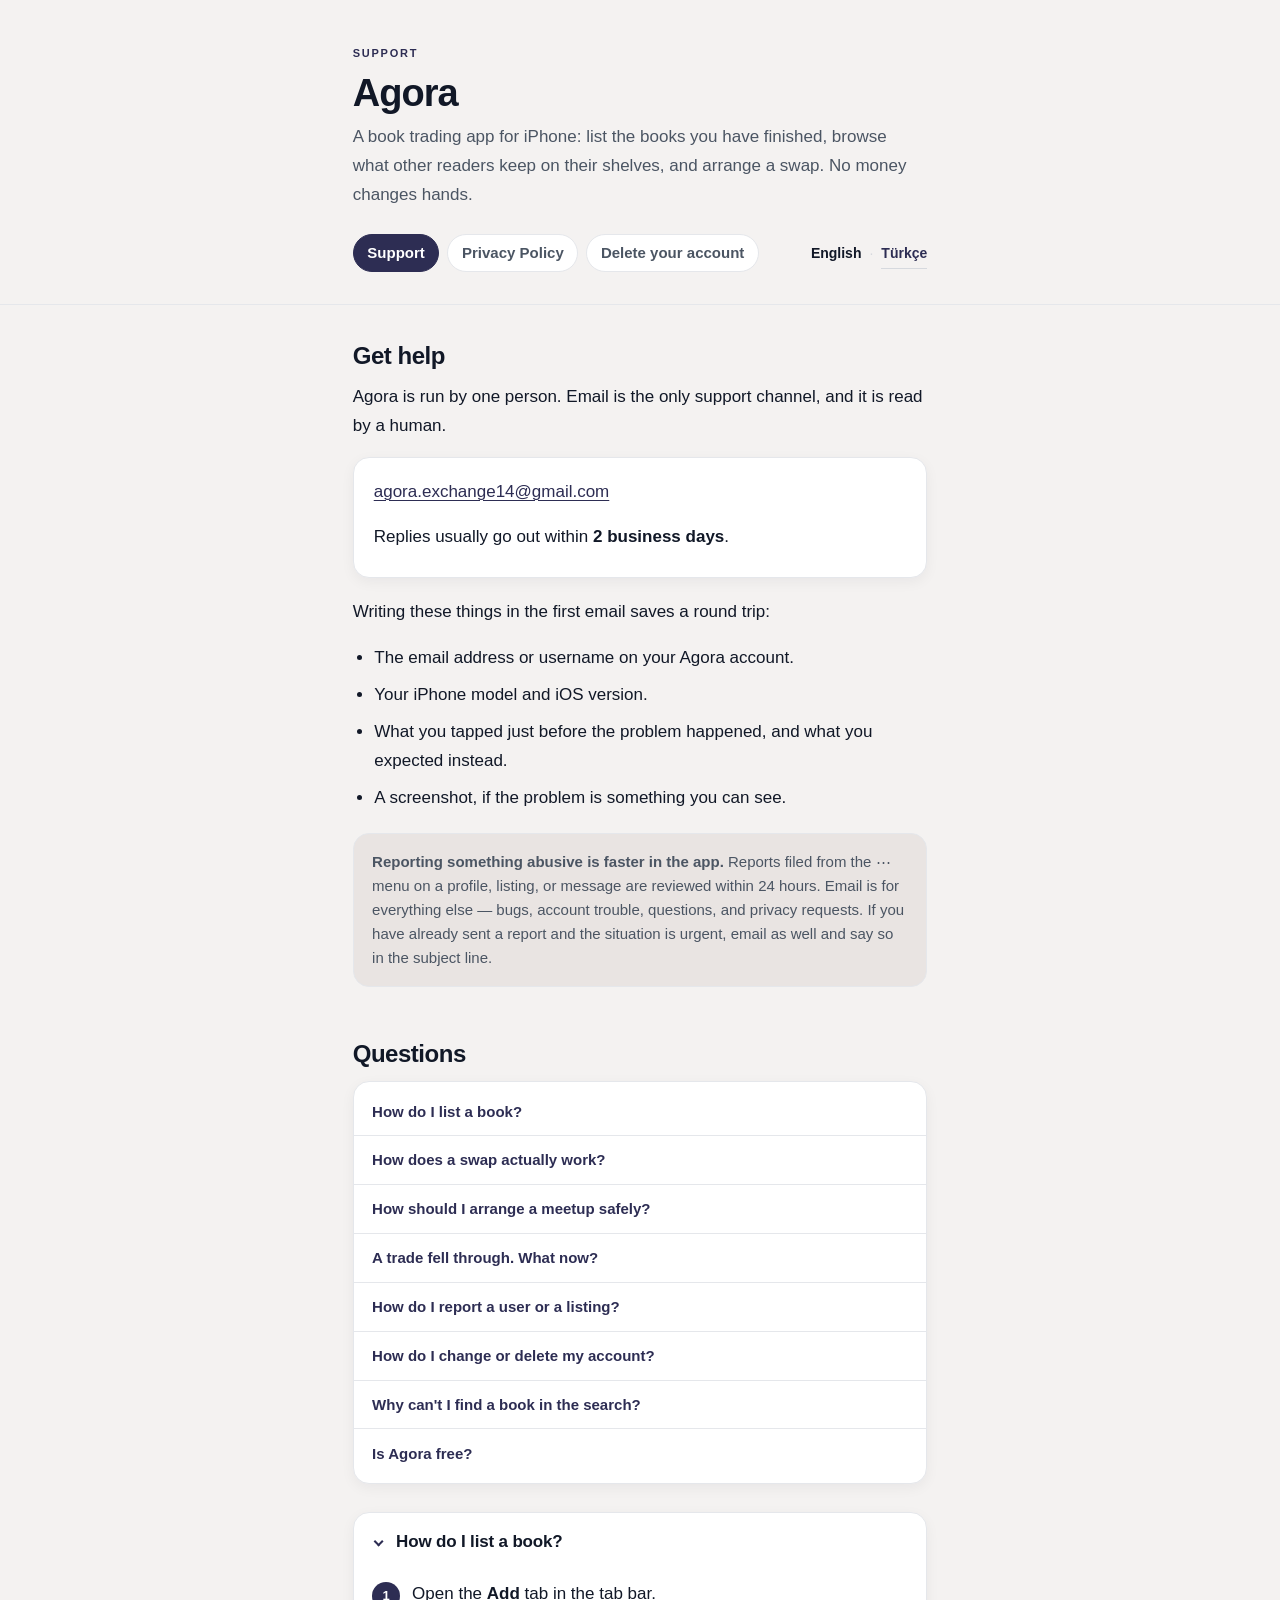
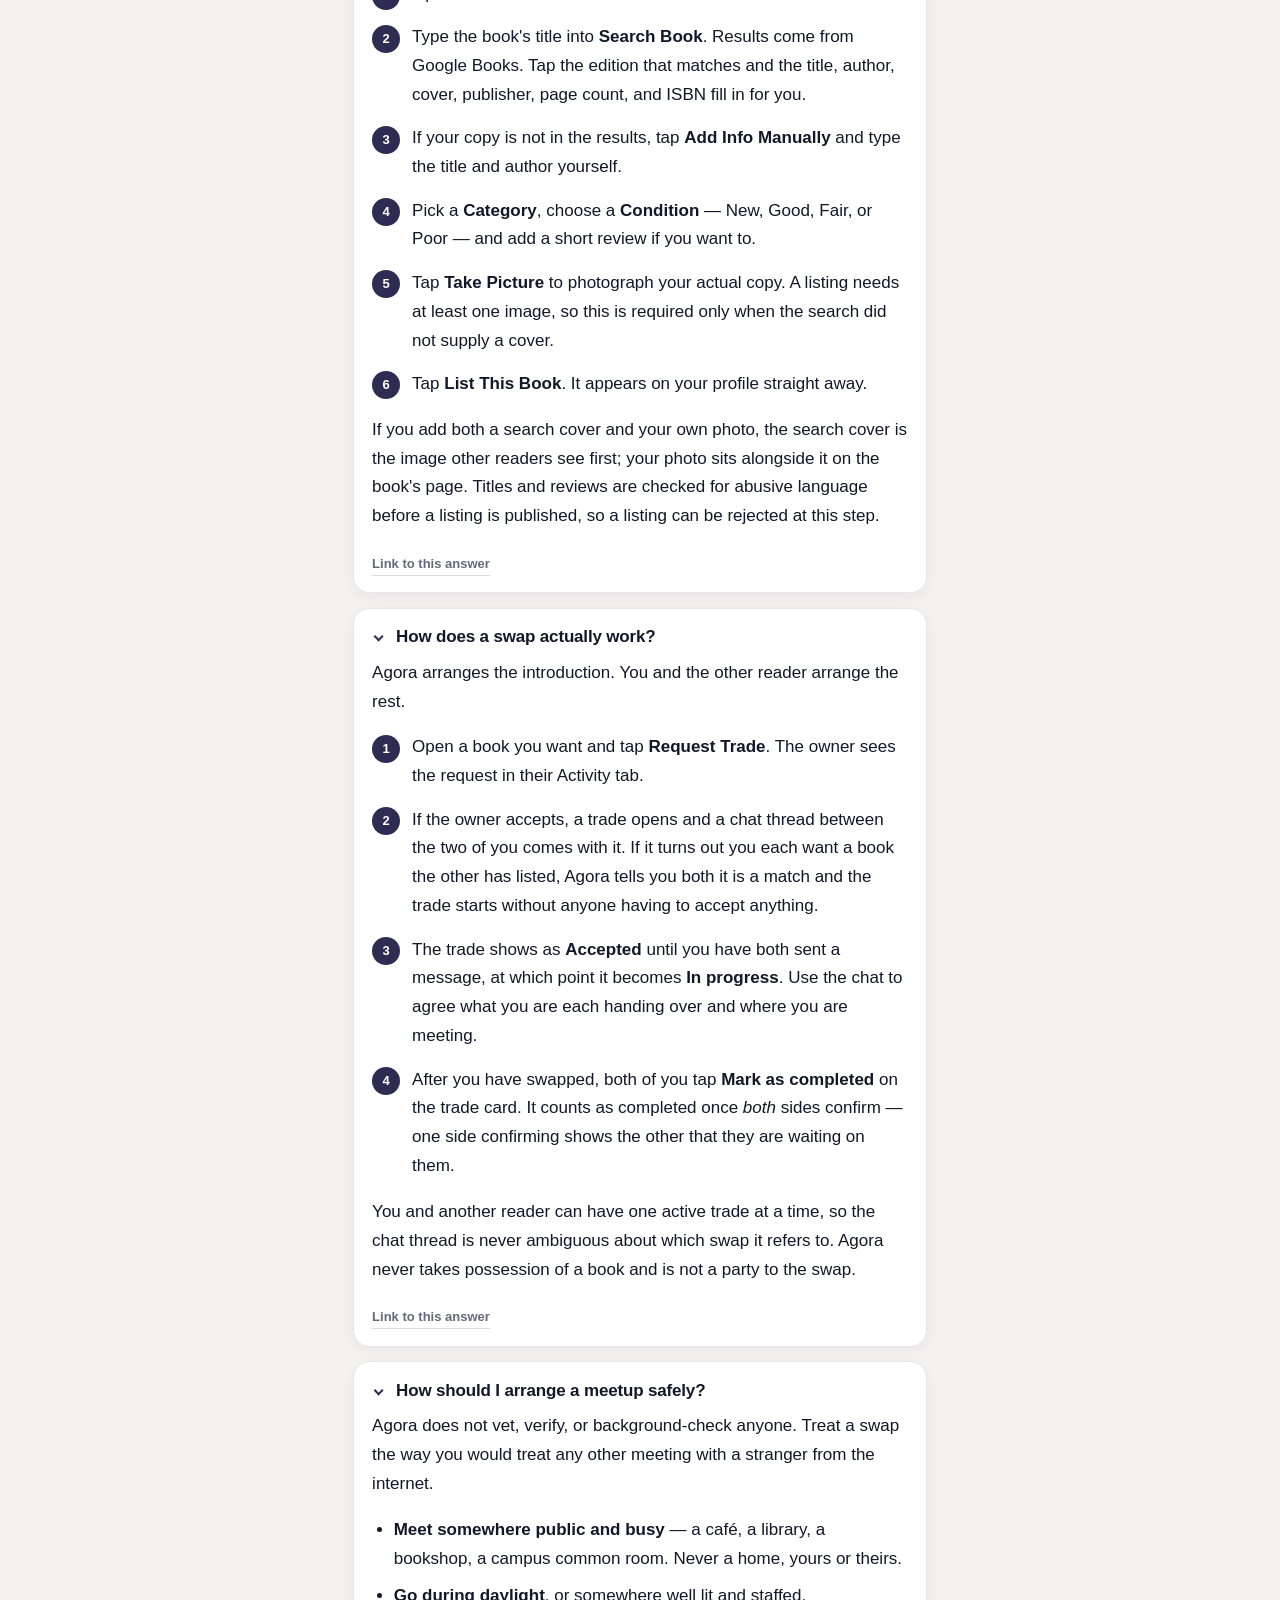
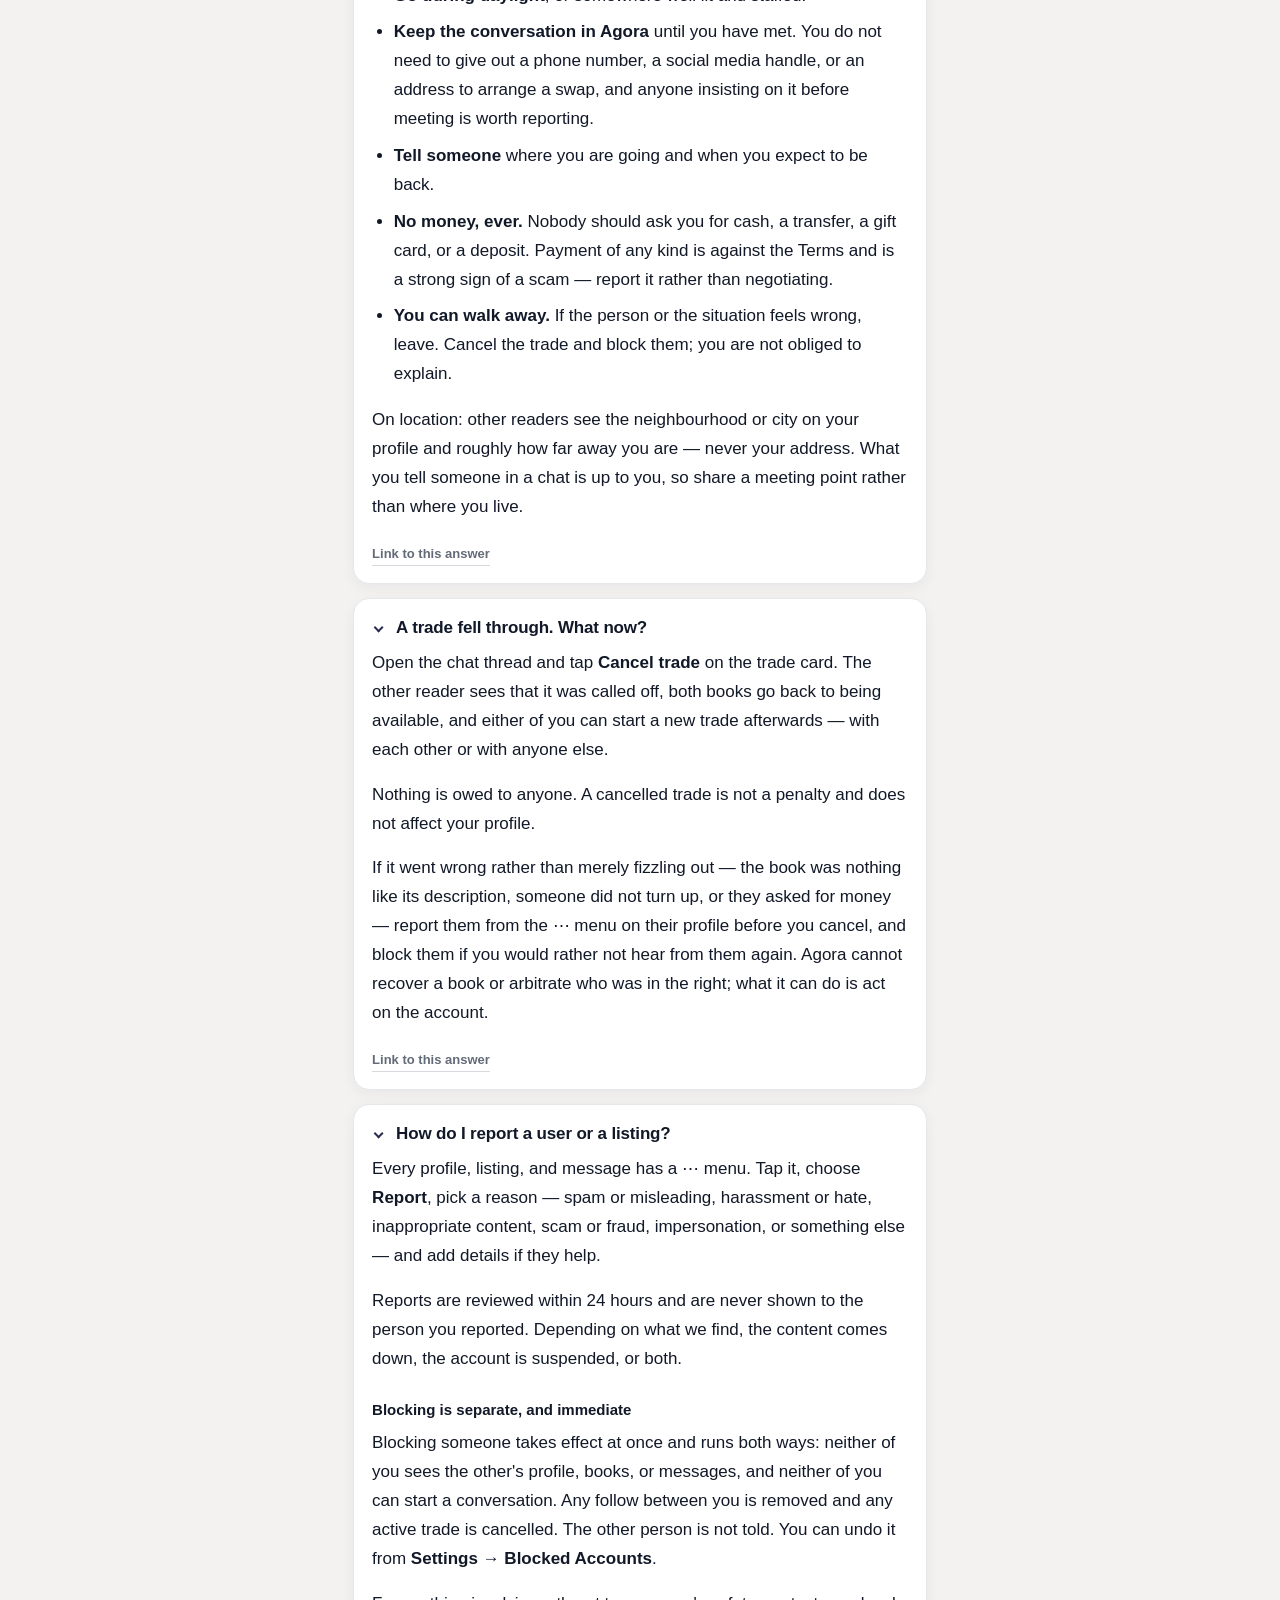
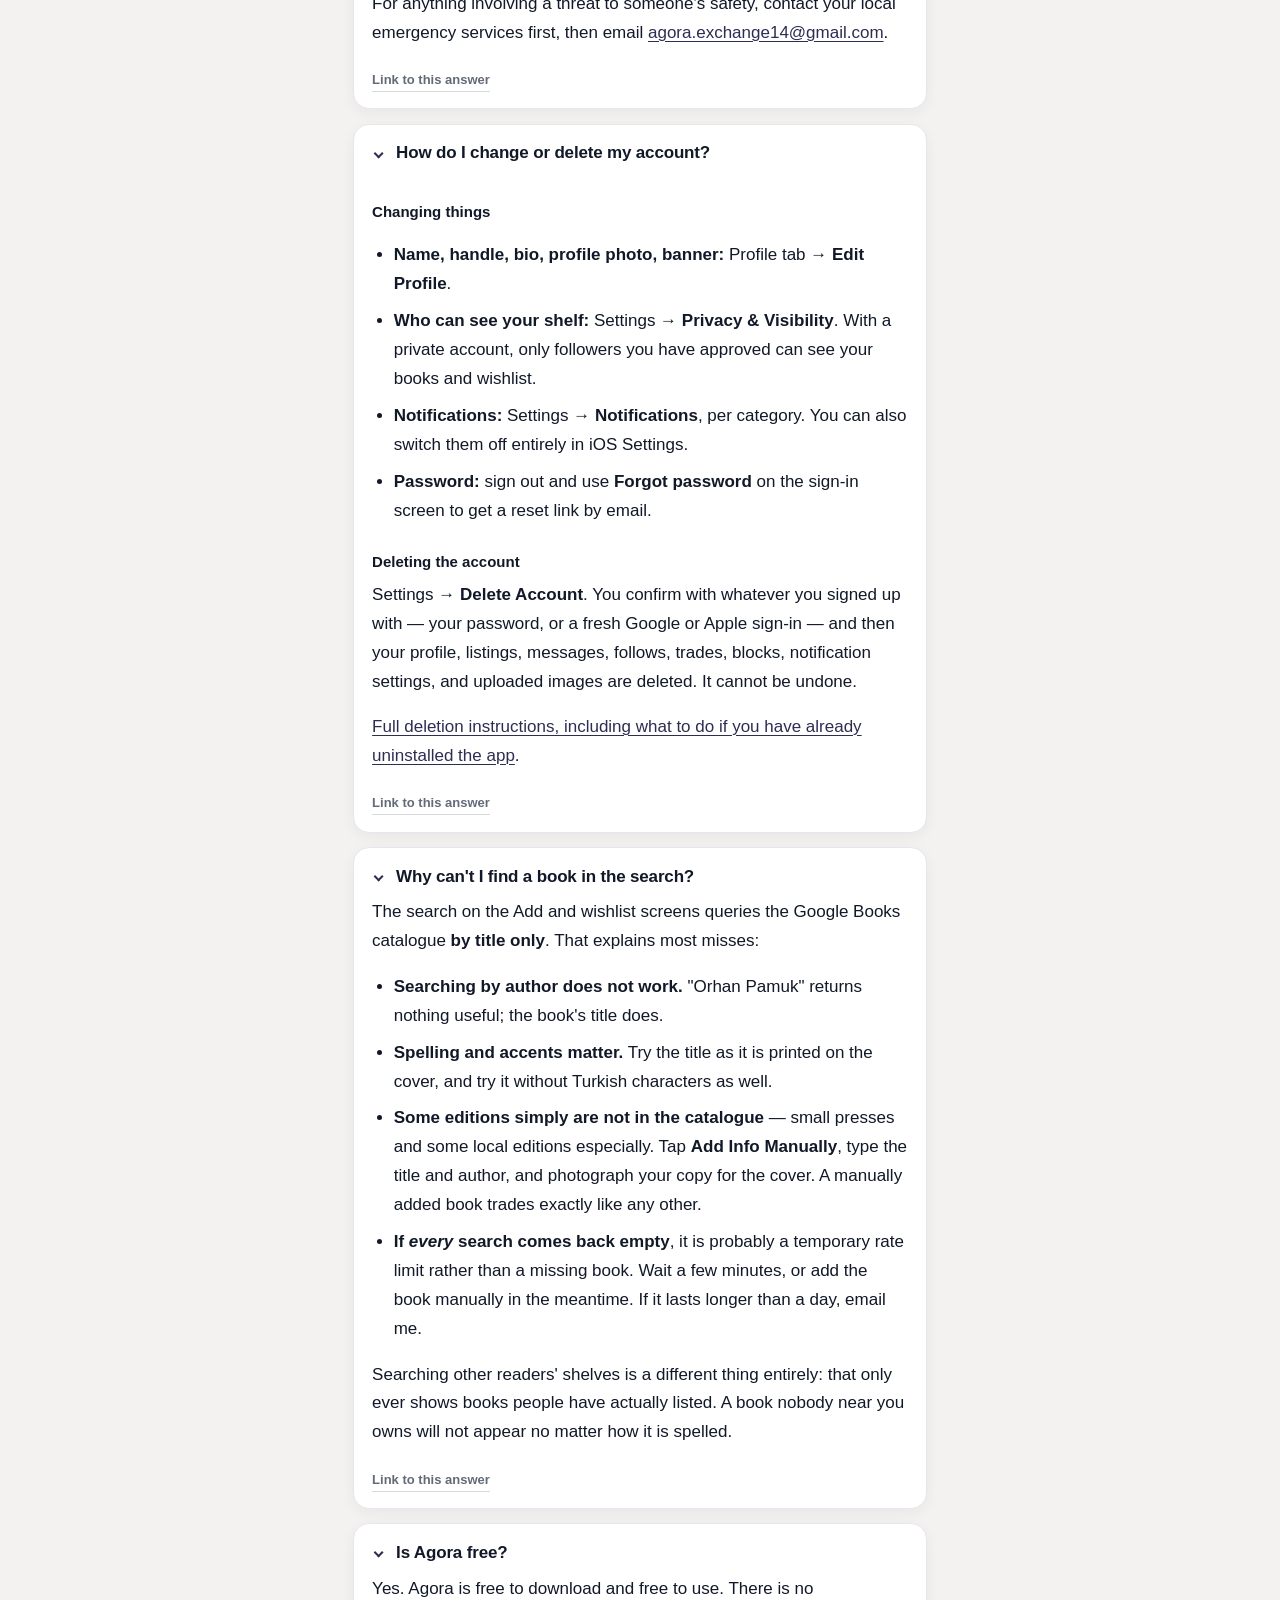
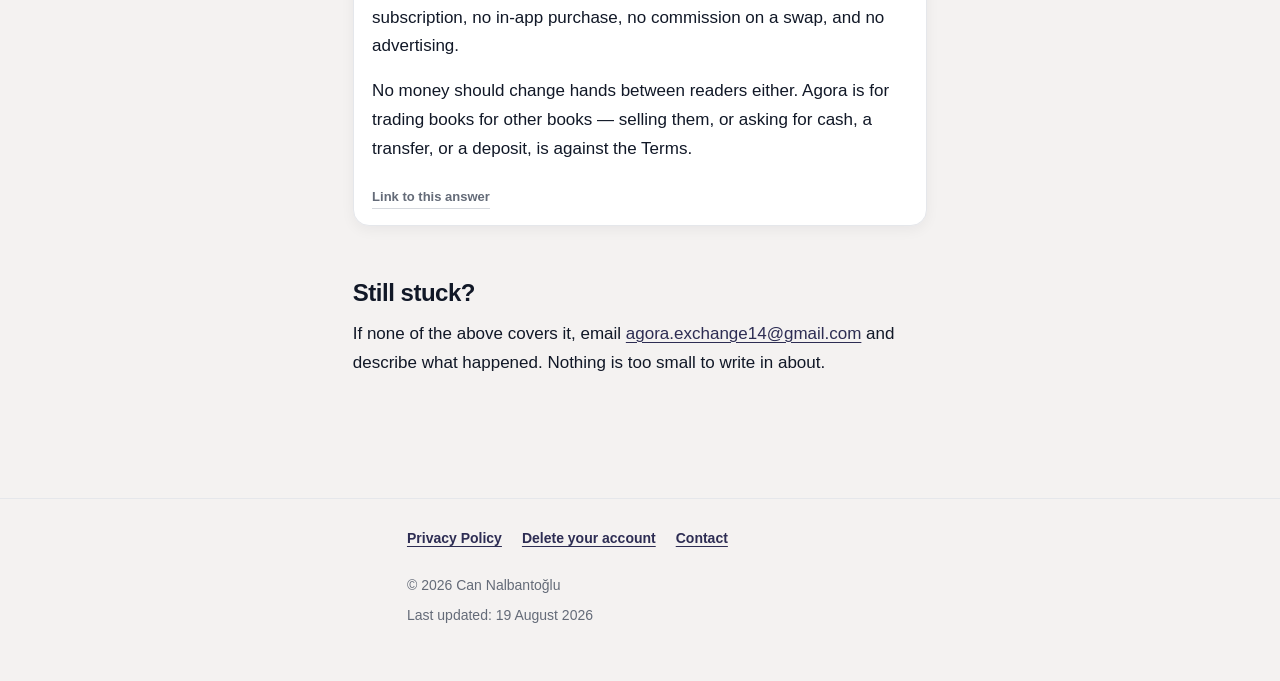
<file: index.html>
<!doctype html>
<html lang="en">
<head>
<meta charset="utf-8">
<meta name="viewport" content="width=device-width, initial-scale=1">
<meta name="description" content="Support and help for Agora, a book trading app for iPhone. Contact details, and answers about listing books, arranging swaps, safety, reporting, and deleting your account.">
<meta name="theme-color" content="#fbf6ec" media="(prefers-color-scheme: light)">
<meta name="theme-color" content="#15120e" media="(prefers-color-scheme: dark)">
<title>Agora Support</title>
<link rel="stylesheet" href="style.css">
<link rel="alternate" hreflang="en" href="./">
<link rel="alternate" hreflang="tr" href="tr/">
</head>
<body>

<a class="skip-link" href="#main">Skip to content</a>

<header class="masthead">
  <div class="wrap">
    <p class="eyebrow">Support</p>
    <h1>Agora</h1>
    <p class="lede">
      A book trading app for iPhone: list the books you have finished, browse
      what other readers keep on their shelves, and arrange a swap. No money
      changes hands.
    </p>
    <div class="navrow">
      <nav class="sitenav" aria-label="Site">
        <ul>
          <li><a href="./" aria-current="page">Support</a></li>
          <li><a href="privacy.html">Privacy Policy</a></li>
          <li><a href="delete-account.html">Delete your account</a></li>
        </ul>
      </nav>
      <p class="langswitch">
        <span class="current" aria-current="true">English</span>
        <span class="sep" aria-hidden="true">·</span>
        <a href="tr/" hreflang="tr" lang="tr">Türkçe</a>
      </p>
    </div>
  </div>
</header>

<main id="main">
  <div class="wrap">

    <section id="get-help" aria-labelledby="get-help-heading">
      <h2 id="get-help-heading">Get help</h2>

      <p>
        Agora is run by one person. Email is the only support channel, and it is
        read by a human.
      </p>

      <div class="contact">
        <p class="address">
          <a href="mailto:agora.exchange14@gmail.com?subject=Agora%20support">agora.exchange14@gmail.com</a>
        </p>
        <p>Replies usually go out within <strong>2 business days</strong>.</p>
      </div>

      <p>Writing these things in the first email saves a round trip:</p>
      <ul>
        <li>The email address or username on your Agora account.</li>
        <li>Your iPhone model and iOS version.</li>
        <li>What you tapped just before the problem happened, and what you expected instead.</li>
        <li>A screenshot, if the problem is something you can see.</li>
      </ul>

      <div class="note">
        <p>
          <strong>Reporting something abusive is faster in the app.</strong>
          Reports filed from the <span aria-hidden="true">⋯</span> menu on a
          profile, listing, or message are reviewed within 24 hours. Email is
          for everything else — bugs, account trouble, questions, and privacy
          requests. If you have already sent a report and the situation is
          urgent, email as well and say so in the subject line.
        </p>
      </div>
    </section>

    <section id="faq" aria-labelledby="faq-heading">
      <h2 id="faq-heading">Questions</h2>

      <ul class="index-list">
        <li><a href="#list-a-book">How do I list a book?</a></li>
        <li><a href="#how-swaps-work">How does a swap actually work?</a></li>
        <li><a href="#safe-meetups">How should I arrange a meetup safely?</a></li>
        <li><a href="#trade-fell-through">A trade fell through. What now?</a></li>
        <li><a href="#reporting">How do I report a user or a listing?</a></li>
        <li><a href="#account-changes">How do I change or delete my account?</a></li>
        <li><a href="#book-not-found">Why can't I find a book in the search?</a></li>
        <li><a href="#is-agora-free">Is Agora free?</a></li>
      </ul>

      <details class="qa" id="list-a-book" open>
        <summary><h3>How do I list a book?</h3></summary>
        <div class="qa-body">
          <ol class="steps">
            <li>Open the <strong>Add</strong> tab in the tab bar.</li>
            <li>
              Type the book's title into <strong>Search Book</strong>. Results
              come from Google Books. Tap the edition that matches and the
              title, author, cover, publisher, page count, and ISBN fill in for
              you.
            </li>
            <li>
              If your copy is not in the results, tap
              <strong>Add Info Manually</strong> and type the title and author
              yourself.
            </li>
            <li>
              Pick a <strong>Category</strong>, choose a
              <strong>Condition</strong> — New, Good, Fair, or Poor — and add a
              short review if you want to.
            </li>
            <li>
              Tap <strong>Take Picture</strong> to photograph your actual copy.
              A listing needs at least one image, so this is required only when
              the search did not supply a cover.
            </li>
            <li>Tap <strong>List This Book</strong>. It appears on your profile straight away.</li>
          </ol>
          <p>
            If you add both a search cover and your own photo, the search cover
            is the image other readers see first; your photo sits alongside it
            on the book's page. Titles and reviews are checked for abusive
            language before a listing is published, so a listing can be rejected
            at this step.
          </p>
          <p><a class="permalink" href="#list-a-book">Link to this answer</a></p>
        </div>
      </details>

      <details class="qa" id="how-swaps-work" open>
        <summary><h3>How does a swap actually work?</h3></summary>
        <div class="qa-body">
          <p>Agora arranges the introduction. You and the other reader arrange the rest.</p>
          <ol class="steps">
            <li>
              Open a book you want and tap <strong>Request Trade</strong>. The
              owner sees the request in their Activity tab.
            </li>
            <li>
              If the owner accepts, a trade opens and a chat thread between the
              two of you comes with it. If it turns out you each want a book the
              other has listed, Agora tells you both it is a match and the trade
              starts without anyone having to accept anything.
            </li>
            <li>
              The trade shows as <strong>Accepted</strong> until you have both
              sent a message, at which point it becomes
              <strong>In progress</strong>. Use the chat to agree what you are
              each handing over and where you are meeting.
            </li>
            <li>
              After you have swapped, both of you tap
              <strong>Mark as completed</strong> on the trade card. It counts as
              completed once <em>both</em> sides confirm — one side confirming
              shows the other that they are waiting on them.
            </li>
          </ol>
          <p>
            You and another reader can have one active trade at a time, so the
            chat thread is never ambiguous about which swap it refers to. Agora
            never takes possession of a book and is not a party to the swap.
          </p>
          <p><a class="permalink" href="#how-swaps-work">Link to this answer</a></p>
        </div>
      </details>

      <details class="qa" id="safe-meetups" open>
        <summary><h3>How should I arrange a meetup safely?</h3></summary>
        <div class="qa-body">
          <p>
            Agora does not vet, verify, or background-check anyone. Treat a swap
            the way you would treat any other meeting with a stranger from the
            internet.
          </p>
          <ul>
            <li>
              <strong>Meet somewhere public and busy</strong> — a café, a
              library, a bookshop, a campus common room. Never a home, yours or
              theirs.
            </li>
            <li><strong>Go during daylight</strong>, or somewhere well lit and staffed.</li>
            <li>
              <strong>Keep the conversation in Agora</strong> until you have
              met. You do not need to give out a phone number, a social media
              handle, or an address to arrange a swap, and anyone insisting on
              it before meeting is worth reporting.
            </li>
            <li><strong>Tell someone</strong> where you are going and when you expect to be back.</li>
            <li>
              <strong>No money, ever.</strong> Nobody should ask you for cash, a
              transfer, a gift card, or a deposit. Payment of any kind is
              against the Terms and is a strong sign of a scam — report it
              rather than negotiating.
            </li>
            <li>
              <strong>You can walk away.</strong> If the person or the situation
              feels wrong, leave. Cancel the trade and block them; you are not
              obliged to explain.
            </li>
          </ul>
          <p>
            On location: other readers see the neighbourhood or city on your
            profile and roughly how far away you are — never your address. What
            you tell someone in a chat is up to you, so share a meeting point
            rather than where you live.
          </p>
          <p><a class="permalink" href="#safe-meetups">Link to this answer</a></p>
        </div>
      </details>

      <details class="qa" id="trade-fell-through" open>
        <summary><h3>A trade fell through. What now?</h3></summary>
        <div class="qa-body">
          <p>
            Open the chat thread and tap <strong>Cancel trade</strong> on the
            trade card. The other reader sees that it was called off, both books
            go back to being available, and either of you can start a new trade
            afterwards — with each other or with anyone else.
          </p>
          <p>
            Nothing is owed to anyone. A cancelled trade is not a penalty and
            does not affect your profile.
          </p>
          <p>
            If it went wrong rather than merely fizzling out — the book was
            nothing like its description, someone did not turn up, or they asked
            for money — report them from the <span aria-hidden="true">⋯</span>
            menu on their profile before you cancel, and block them if you would
            rather not hear from them again. Agora cannot recover a book or
            arbitrate who was in the right; what it can do is act on the account.
          </p>
          <p><a class="permalink" href="#trade-fell-through">Link to this answer</a></p>
        </div>
      </details>

      <details class="qa" id="reporting" open>
        <summary><h3>How do I report a user or a listing?</h3></summary>
        <div class="qa-body">
          <p>
            Every profile, listing, and message has a
            <span aria-hidden="true">⋯</span> menu. Tap it, choose
            <strong>Report</strong>, pick a reason — spam or misleading,
            harassment or hate, inappropriate content, scam or fraud,
            impersonation, or something else — and add details if they help.
          </p>
          <p>
            Reports are reviewed within 24 hours and are never shown to the
            person you reported. Depending on what we find, the content comes
            down, the account is suspended, or both.
          </p>
          <h4>Blocking is separate, and immediate</h4>
          <p>
            Blocking someone takes effect at once and runs both ways: neither of
            you sees the other's profile, books, or messages, and neither of you
            can start a conversation. Any follow between you is removed and any
            active trade is cancelled. The other person is not told. You can
            undo it from <strong>Settings → Blocked Accounts</strong>.
          </p>
          <p>
            For anything involving a threat to someone's safety, contact your
            local emergency services first, then email
            <a href="mailto:agora.exchange14@gmail.com?subject=Urgent%20report">agora.exchange14@gmail.com</a>.
          </p>
          <p><a class="permalink" href="#reporting">Link to this answer</a></p>
        </div>
      </details>

      <details class="qa" id="account-changes" open>
        <summary><h3>How do I change or delete my account?</h3></summary>
        <div class="qa-body">
          <h4>Changing things</h4>
          <ul>
            <li>
              <strong>Name, handle, bio, profile photo, banner:</strong> Profile
              tab → <strong>Edit Profile</strong>.
            </li>
            <li>
              <strong>Who can see your shelf:</strong> Settings →
              <strong>Privacy &amp; Visibility</strong>. With a private account,
              only followers you have approved can see your books and wishlist.
            </li>
            <li>
              <strong>Notifications:</strong> Settings →
              <strong>Notifications</strong>, per category. You can also switch
              them off entirely in iOS Settings.
            </li>
            <li>
              <strong>Password:</strong> sign out and use
              <strong>Forgot password</strong> on the sign-in screen to get a
              reset link by email.
            </li>
          </ul>
          <h4>Deleting the account</h4>
          <p>
            Settings → <strong>Delete Account</strong>. You confirm with
            whatever you signed up with — your password, or a fresh Google or
            Apple sign-in — and then your profile, listings, messages, follows,
            trades, blocks, notification settings, and uploaded images are
            deleted. It cannot be undone.
          </p>
          <p>
            <a href="delete-account.html">Full deletion instructions, including
            what to do if you have already uninstalled the app</a>.
          </p>
          <p><a class="permalink" href="#account-changes">Link to this answer</a></p>
        </div>
      </details>

      <details class="qa" id="book-not-found" open>
        <summary><h3>Why can't I find a book in the search?</h3></summary>
        <div class="qa-body">
          <p>
            The search on the Add and wishlist screens queries the Google Books
            catalogue <strong>by title only</strong>. That explains most misses:
          </p>
          <ul>
            <li>
              <strong>Searching by author does not work.</strong> "Orhan Pamuk"
              returns nothing useful; the book's title does.
            </li>
            <li>
              <strong>Spelling and accents matter.</strong> Try the title as it
              is printed on the cover, and try it without Turkish characters as
              well.
            </li>
            <li>
              <strong>Some editions simply are not in the catalogue</strong> —
              small presses and some local editions especially. Tap
              <strong>Add Info Manually</strong>, type the title and author, and
              photograph your copy for the cover. A manually added book trades
              exactly like any other.
            </li>
            <li>
              <strong>If <em>every</em> search comes back empty</strong>, it is
              probably a temporary rate limit rather than a missing book. Wait a
              few minutes, or add the book manually in the meantime. If it lasts
              longer than a day, email me.
            </li>
          </ul>
          <p>
            Searching other readers' shelves is a different thing entirely: that
            only ever shows books people have actually listed. A book nobody
            near you owns will not appear no matter how it is spelled.
          </p>
          <p><a class="permalink" href="#book-not-found">Link to this answer</a></p>
        </div>
      </details>

      <details class="qa" id="is-agora-free" open>
        <summary><h3>Is Agora free?</h3></summary>
        <div class="qa-body">
          <p>
            Yes. Agora is free to download and free to use. There is no
            subscription, no in-app purchase, no commission on a swap, and no
            advertising.
          </p>
          <p>
            No money should change hands between readers either. Agora is for
            trading books for other books — selling them, or asking for cash, a
            transfer, or a deposit, is against the Terms.
          </p>
          <p><a class="permalink" href="#is-agora-free">Link to this answer</a></p>
        </div>
      </details>
    </section>

    <section id="still-stuck" aria-labelledby="still-stuck-heading">
      <h2 id="still-stuck-heading">Still stuck?</h2>
      <p>
        If none of the above covers it, email
        <a href="mailto:agora.exchange14@gmail.com?subject=Agora%20support">agora.exchange14@gmail.com</a>
        and describe what happened. Nothing is too small to write in about.
      </p>
    </section>

  </div>
</main>

<footer class="sitefooter">
  <div class="wrap">
    <nav aria-label="Footer">
      <ul>
        <li><a href="privacy.html">Privacy Policy</a></li>
        <li><a href="delete-account.html">Delete your account</a></li>
        <li><a href="mailto:agora.exchange14@gmail.com">Contact</a></li>
      </ul>
    </nav>
    <p>© 2026 Can Nalbantoğlu</p>
    <p>Last updated: 19 August 2026</p>
  </div>
</footer>

<script>
  // Progressive enhancement only: every answer is open by default, so the page
  // is complete with JavaScript disabled. This just reopens an answer someone
  // has collapsed when they follow a link straight to it.
  (function () {
    function openTarget() {
      var hash = window.location.hash;
      if (!hash || hash.length < 2) return;
      var el = document.getElementById(hash.slice(1));
      if (el && el.tagName === 'DETAILS') el.open = true;
    }
    window.addEventListener('hashchange', openTarget);
    openTarget();
  })();
</script>

</body>
</html>
</file>
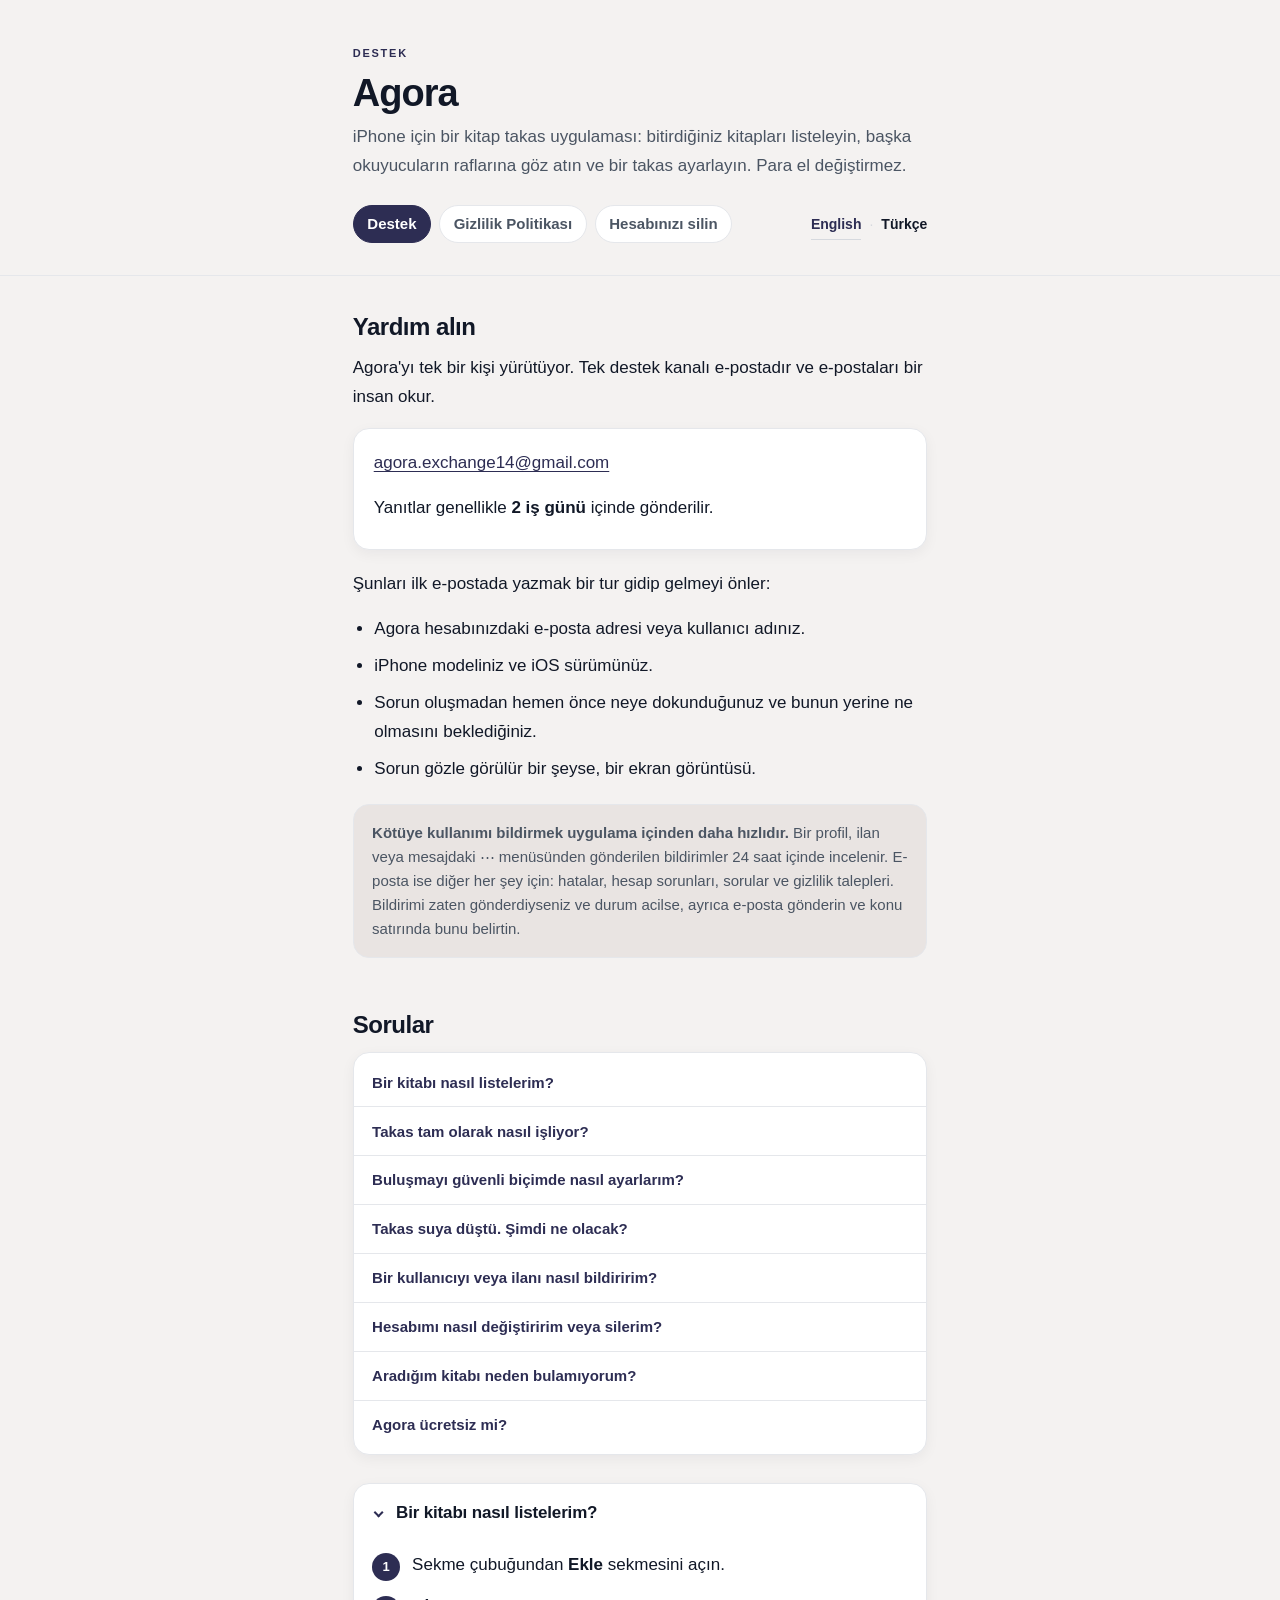
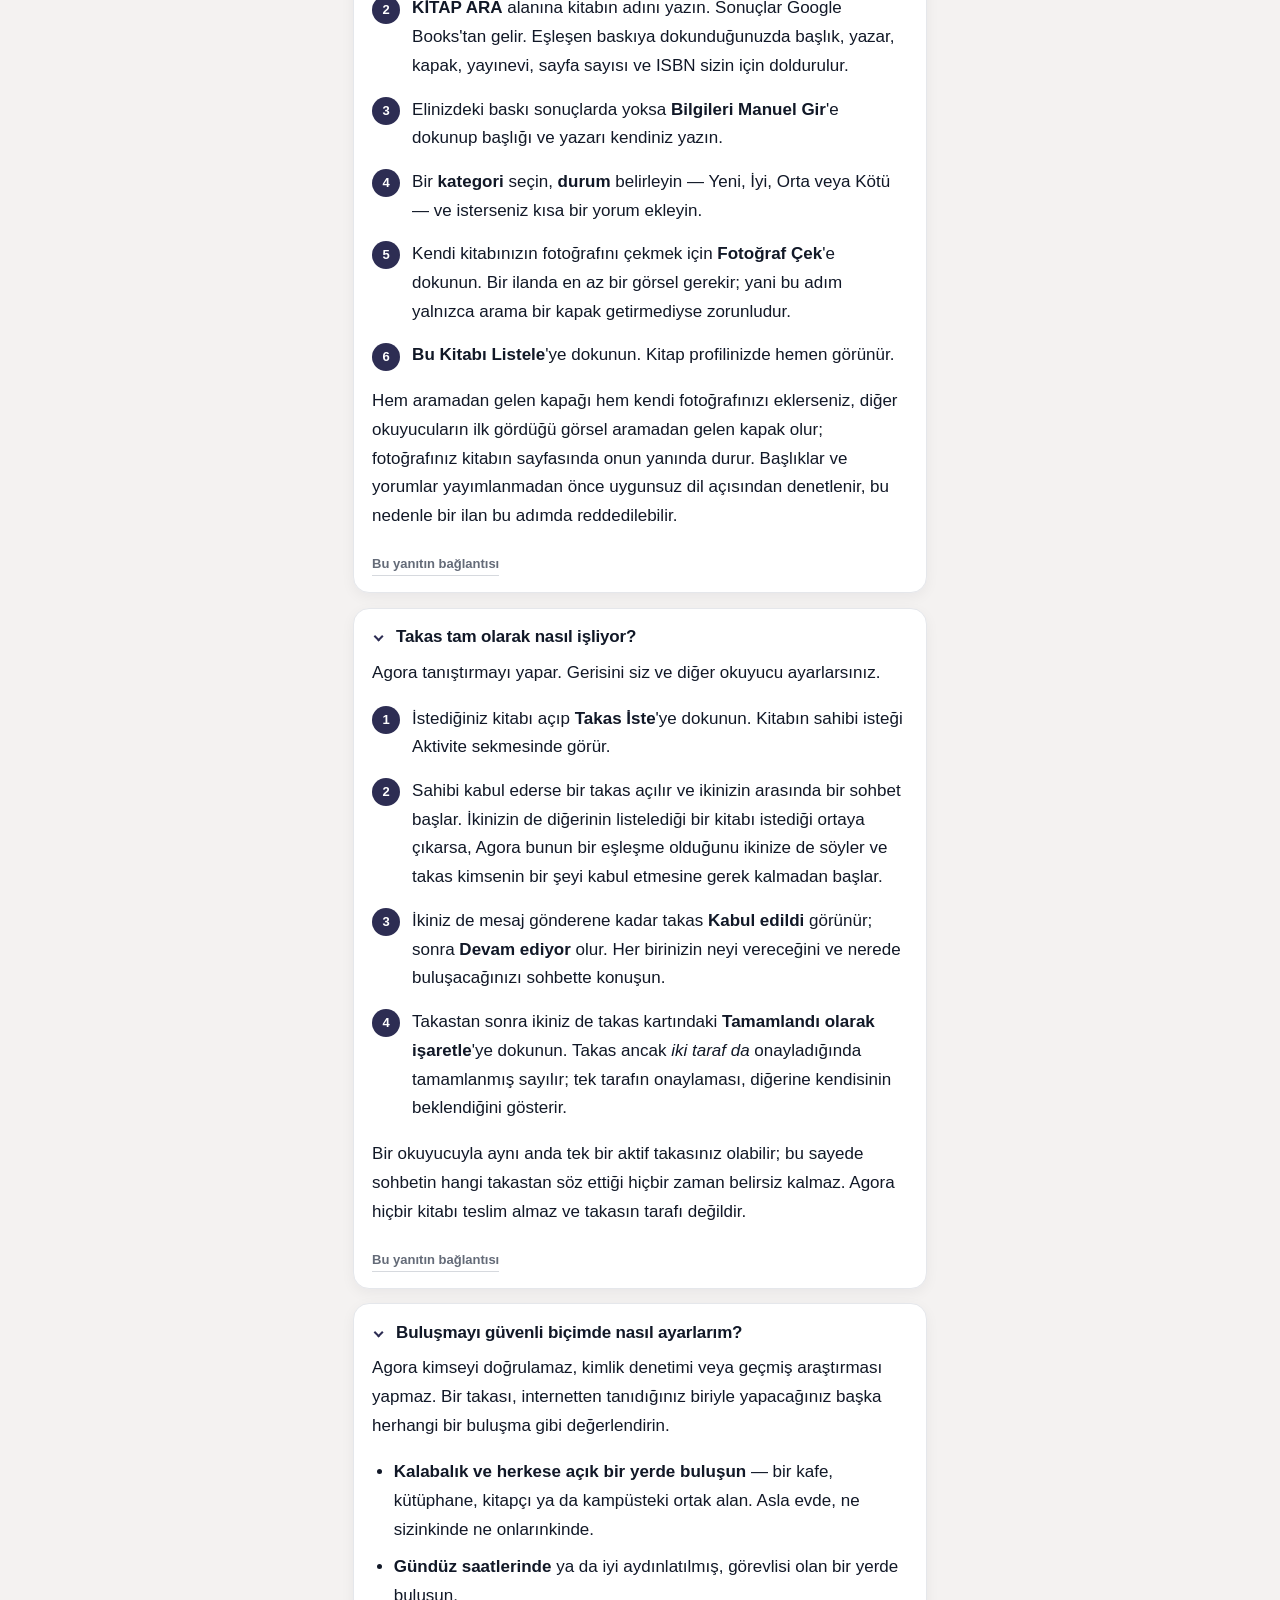
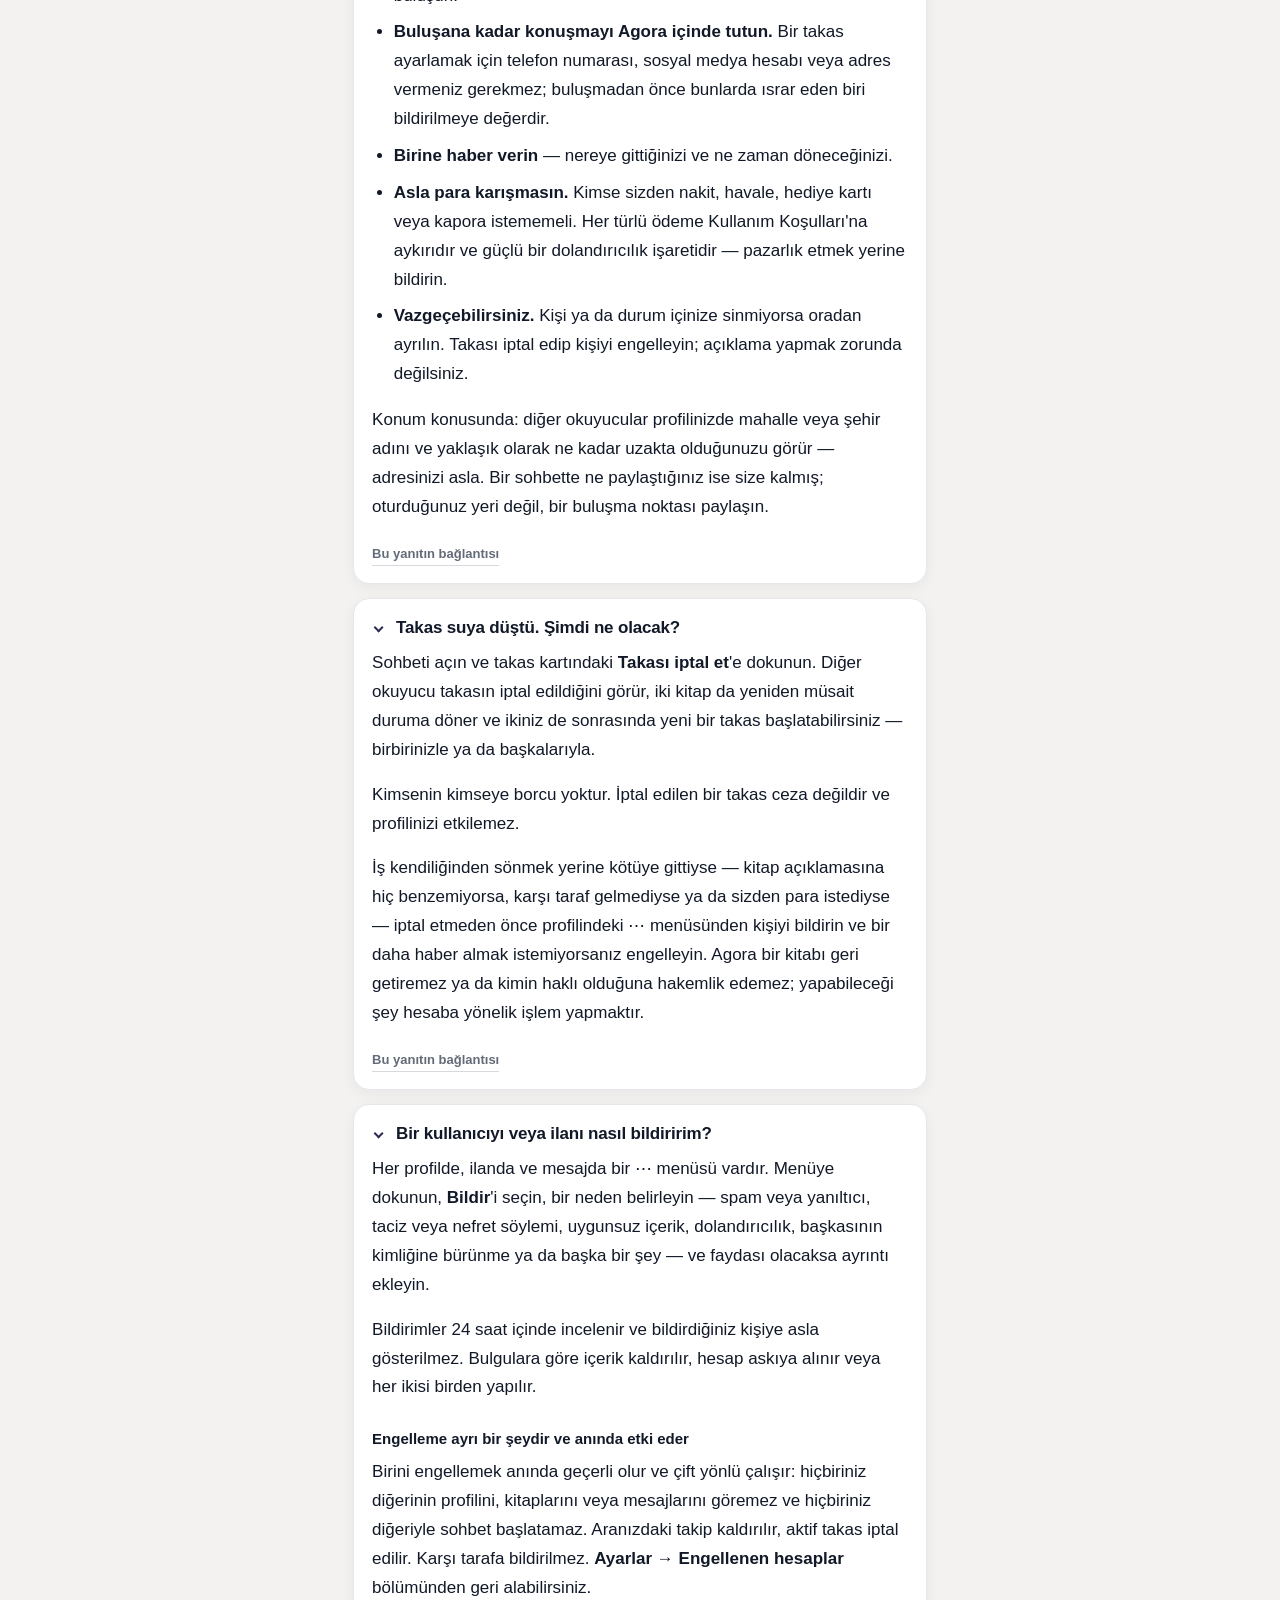
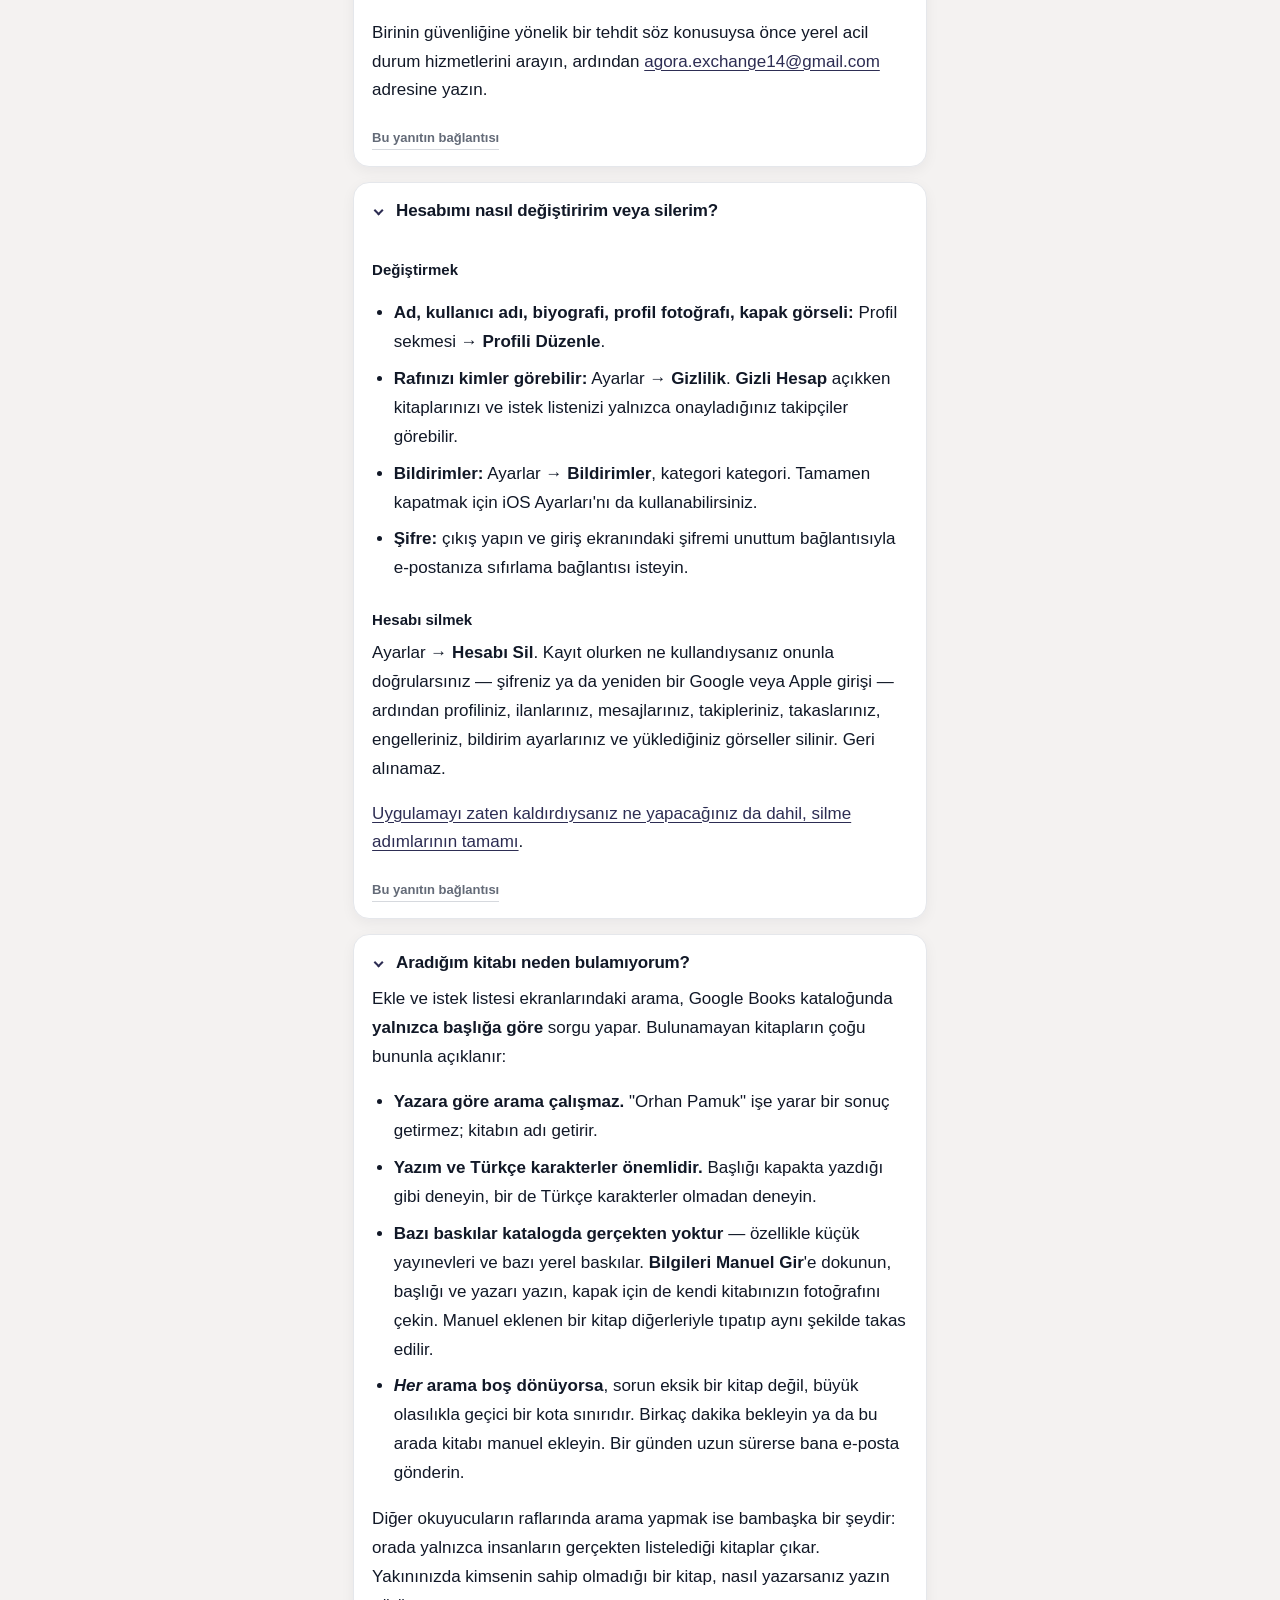
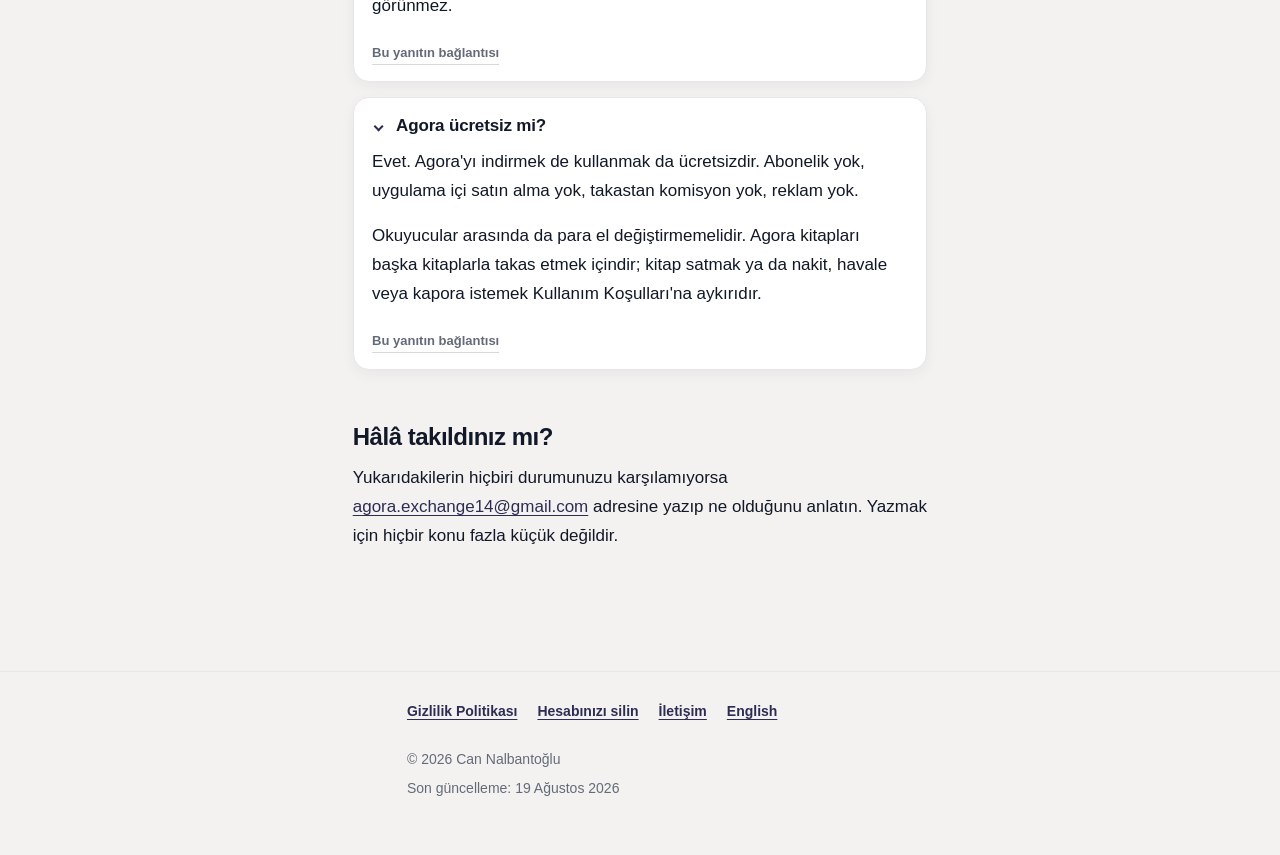
<file: tr/index.html>
<!doctype html>
<html lang="tr">
<head>
<meta charset="utf-8">
<meta name="viewport" content="width=device-width, initial-scale=1">
<meta name="description" content="Agora için destek ve yardım. Agora, iPhone için bir kitap takas uygulamasıdır. İletişim bilgileri; kitap listeleme, takas, güvenli buluşma, bildirme ve hesap silme hakkında yanıtlar.">
<meta name="theme-color" content="#fbf6ec" media="(prefers-color-scheme: light)">
<meta name="theme-color" content="#15120e" media="(prefers-color-scheme: dark)">
<title>Agora Destek</title>
<link rel="stylesheet" href="../style.css">
<link rel="alternate" hreflang="en" href="../">
<link rel="alternate" hreflang="tr" href="./">
</head>
<body>

<a class="skip-link" href="#main">İçeriğe geç</a>

<header class="masthead">
  <div class="wrap">
    <p class="eyebrow">Destek</p>
    <h1>Agora</h1>
    <p class="lede">
      iPhone için bir kitap takas uygulaması: bitirdiğiniz kitapları listeleyin,
      başka okuyucuların raflarına göz atın ve bir takas ayarlayın. Para el
      değiştirmez.
    </p>
    <div class="navrow">
      <nav class="sitenav" aria-label="Site">
        <ul>
          <li><a href="./" aria-current="page">Destek</a></li>
          <li><a href="privacy.html">Gizlilik Politikası</a></li>
          <li><a href="delete-account.html">Hesabınızı silin</a></li>
        </ul>
      </nav>
      <p class="langswitch">
        <a href="../" hreflang="en" lang="en">English</a>
        <span class="sep" aria-hidden="true">·</span>
        <span class="current" aria-current="true">Türkçe</span>
      </p>
    </div>
  </div>
</header>

<main id="main">
  <div class="wrap">

    <section id="get-help" aria-labelledby="get-help-heading">
      <h2 id="get-help-heading">Yardım alın</h2>

      <p>
        Agora'yı tek bir kişi yürütüyor. Tek destek kanalı e-postadır ve
        e-postaları bir insan okur.
      </p>

      <div class="contact">
        <p class="address">
          <a href="mailto:agora.exchange14@gmail.com?subject=Agora%20destek">agora.exchange14@gmail.com</a>
        </p>
        <p>Yanıtlar genellikle <strong>2 iş günü</strong> içinde gönderilir.</p>
      </div>

      <p>Şunları ilk e-postada yazmak bir tur gidip gelmeyi önler:</p>
      <ul>
        <li>Agora hesabınızdaki e-posta adresi veya kullanıcı adınız.</li>
        <li>iPhone modeliniz ve iOS sürümünüz.</li>
        <li>Sorun oluşmadan hemen önce neye dokunduğunuz ve bunun yerine ne olmasını beklediğiniz.</li>
        <li>Sorun gözle görülür bir şeyse, bir ekran görüntüsü.</li>
      </ul>

      <div class="note">
        <p>
          <strong>Kötüye kullanımı bildirmek uygulama içinden daha hızlıdır.</strong>
          Bir profil, ilan veya mesajdaki <span aria-hidden="true">⋯</span>
          menüsünden gönderilen bildirimler 24 saat içinde incelenir. E-posta
          ise diğer her şey için: hatalar, hesap sorunları, sorular ve gizlilik
          talepleri. Bildirimi zaten gönderdiyseniz ve durum acilse, ayrıca
          e-posta gönderin ve konu satırında bunu belirtin.
        </p>
      </div>
    </section>

    <section id="faq" aria-labelledby="faq-heading">
      <h2 id="faq-heading">Sorular</h2>

      <ul class="index-list">
        <li><a href="#list-a-book">Bir kitabı nasıl listelerim?</a></li>
        <li><a href="#how-swaps-work">Takas tam olarak nasıl işliyor?</a></li>
        <li><a href="#safe-meetups">Buluşmayı güvenli biçimde nasıl ayarlarım?</a></li>
        <li><a href="#trade-fell-through">Takas suya düştü. Şimdi ne olacak?</a></li>
        <li><a href="#reporting">Bir kullanıcıyı veya ilanı nasıl bildiririm?</a></li>
        <li><a href="#account-changes">Hesabımı nasıl değiştiririm veya silerim?</a></li>
        <li><a href="#book-not-found">Aradığım kitabı neden bulamıyorum?</a></li>
        <li><a href="#is-agora-free">Agora ücretsiz mi?</a></li>
      </ul>

      <details class="qa" id="list-a-book" open>
        <summary><h3>Bir kitabı nasıl listelerim?</h3></summary>
        <div class="qa-body">
          <ol class="steps">
            <li>Sekme çubuğundan <strong>Ekle</strong> sekmesini açın.</li>
            <li>
              <strong>KİTAP ARA</strong> alanına kitabın adını yazın. Sonuçlar
              Google Books'tan gelir. Eşleşen baskıya dokunduğunuzda başlık,
              yazar, kapak, yayınevi, sayfa sayısı ve ISBN sizin için doldurulur.
            </li>
            <li>
              Elinizdeki baskı sonuçlarda yoksa <strong>Bilgileri Manuel
              Gir</strong>'e dokunup başlığı ve yazarı kendiniz yazın.
            </li>
            <li>
              Bir <strong>kategori</strong> seçin, <strong>durum</strong>
              belirleyin — Yeni, İyi, Orta veya Kötü — ve isterseniz kısa bir
              yorum ekleyin.
            </li>
            <li>
              Kendi kitabınızın fotoğrafını çekmek için <strong>Fotoğraf
              Çek</strong>'e dokunun. Bir ilanda en az bir görsel gerekir; yani
              bu adım yalnızca arama bir kapak getirmediyse zorunludur.
            </li>
            <li>
              <strong>Bu Kitabı Listele</strong>'ye dokunun. Kitap profilinizde
              hemen görünür.
            </li>
          </ol>
          <p>
            Hem aramadan gelen kapağı hem kendi fotoğrafınızı eklerseniz, diğer
            okuyucuların ilk gördüğü görsel aramadan gelen kapak olur;
            fotoğrafınız kitabın sayfasında onun yanında durur. Başlıklar ve
            yorumlar yayımlanmadan önce uygunsuz dil açısından denetlenir, bu
            nedenle bir ilan bu adımda reddedilebilir.
          </p>
          <p><a class="permalink" href="#list-a-book">Bu yanıtın bağlantısı</a></p>
        </div>
      </details>

      <details class="qa" id="how-swaps-work" open>
        <summary><h3>Takas tam olarak nasıl işliyor?</h3></summary>
        <div class="qa-body">
          <p>
            Agora tanıştırmayı yapar. Gerisini siz ve diğer okuyucu ayarlarsınız.
          </p>
          <ol class="steps">
            <li>
              İstediğiniz kitabı açıp <strong>Takas İste</strong>'ye dokunun.
              Kitabın sahibi isteği Aktivite sekmesinde görür.
            </li>
            <li>
              Sahibi kabul ederse bir takas açılır ve ikinizin arasında bir
              sohbet başlar. İkinizin de diğerinin listelediği bir kitabı
              istediği ortaya çıkarsa, Agora bunun bir eşleşme olduğunu ikinize
              de söyler ve takas kimsenin bir şeyi kabul etmesine gerek kalmadan
              başlar.
            </li>
            <li>
              İkiniz de mesaj gönderene kadar takas <strong>Kabul edildi</strong>
              görünür; sonra <strong>Devam ediyor</strong> olur. Her birinizin
              neyi vereceğini ve nerede buluşacağınızı sohbette konuşun.
            </li>
            <li>
              Takastan sonra ikiniz de takas kartındaki <strong>Tamamlandı
              olarak işaretle</strong>'ye dokunun. Takas ancak
              <em>iki taraf da</em> onayladığında tamamlanmış sayılır; tek
              tarafın onaylaması, diğerine kendisinin beklendiğini gösterir.
            </li>
          </ol>
          <p>
            Bir okuyucuyla aynı anda tek bir aktif takasınız olabilir; bu
            sayede sohbetin hangi takastan söz ettiği hiçbir zaman belirsiz
            kalmaz. Agora hiçbir kitabı teslim almaz ve takasın tarafı değildir.
          </p>
          <p><a class="permalink" href="#how-swaps-work">Bu yanıtın bağlantısı</a></p>
        </div>
      </details>

      <details class="qa" id="safe-meetups" open>
        <summary><h3>Buluşmayı güvenli biçimde nasıl ayarlarım?</h3></summary>
        <div class="qa-body">
          <p>
            Agora kimseyi doğrulamaz, kimlik denetimi veya geçmiş araştırması
            yapmaz. Bir takası, internetten tanıdığınız biriyle yapacağınız
            başka herhangi bir buluşma gibi değerlendirin.
          </p>
          <ul>
            <li>
              <strong>Kalabalık ve herkese açık bir yerde buluşun</strong> — bir
              kafe, kütüphane, kitapçı ya da kampüsteki ortak alan. Asla evde,
              ne sizinkinde ne onlarınkinde.
            </li>
            <li><strong>Gündüz saatlerinde</strong> ya da iyi aydınlatılmış, görevlisi olan bir yerde buluşun.</li>
            <li>
              <strong>Buluşana kadar konuşmayı Agora içinde tutun.</strong> Bir
              takas ayarlamak için telefon numarası, sosyal medya hesabı veya
              adres vermeniz gerekmez; buluşmadan önce bunlarda ısrar eden biri
              bildirilmeye değerdir.
            </li>
            <li><strong>Birine haber verin</strong> — nereye gittiğinizi ve ne zaman döneceğinizi.</li>
            <li>
              <strong>Asla para karışmasın.</strong> Kimse sizden nakit, havale,
              hediye kartı veya kapora istememeli. Her türlü ödeme Kullanım
              Koşulları'na aykırıdır ve güçlü bir dolandırıcılık işaretidir —
              pazarlık etmek yerine bildirin.
            </li>
            <li>
              <strong>Vazgeçebilirsiniz.</strong> Kişi ya da durum içinize
              sinmiyorsa oradan ayrılın. Takası iptal edip kişiyi engelleyin;
              açıklama yapmak zorunda değilsiniz.
            </li>
          </ul>
          <p>
            Konum konusunda: diğer okuyucular profilinizde mahalle veya şehir
            adını ve yaklaşık olarak ne kadar uzakta olduğunuzu görür — adresinizi
            asla. Bir sohbette ne paylaştığınız ise size kalmış; oturduğunuz yeri
            değil, bir buluşma noktası paylaşın.
          </p>
          <p><a class="permalink" href="#safe-meetups">Bu yanıtın bağlantısı</a></p>
        </div>
      </details>

      <details class="qa" id="trade-fell-through" open>
        <summary><h3>Takas suya düştü. Şimdi ne olacak?</h3></summary>
        <div class="qa-body">
          <p>
            Sohbeti açın ve takas kartındaki <strong>Takası iptal et</strong>'e
            dokunun. Diğer okuyucu takasın iptal edildiğini görür, iki kitap da
            yeniden müsait duruma döner ve ikiniz de sonrasında yeni bir takas
            başlatabilirsiniz — birbirinizle ya da başkalarıyla.
          </p>
          <p>
            Kimsenin kimseye borcu yoktur. İptal edilen bir takas ceza değildir
            ve profilinizi etkilemez.
          </p>
          <p>
            İş kendiliğinden sönmek yerine kötüye gittiyse — kitap açıklamasına
            hiç benzemiyorsa, karşı taraf gelmediyse ya da sizden para
            istediyse — iptal etmeden önce profilindeki
            <span aria-hidden="true">⋯</span> menüsünden kişiyi bildirin ve bir
            daha haber almak istemiyorsanız engelleyin. Agora bir kitabı geri
            getiremez ya da kimin haklı olduğuna hakemlik edemez; yapabileceği
            şey hesaba yönelik işlem yapmaktır.
          </p>
          <p><a class="permalink" href="#trade-fell-through">Bu yanıtın bağlantısı</a></p>
        </div>
      </details>

      <details class="qa" id="reporting" open>
        <summary><h3>Bir kullanıcıyı veya ilanı nasıl bildiririm?</h3></summary>
        <div class="qa-body">
          <p>
            Her profilde, ilanda ve mesajda bir <span aria-hidden="true">⋯</span>
            menüsü vardır. Menüye dokunun, <strong>Bildir</strong>'i seçin, bir
            neden belirleyin — spam veya yanıltıcı, taciz veya nefret söylemi,
            uygunsuz içerik, dolandırıcılık, başkasının kimliğine bürünme ya da
            başka bir şey — ve faydası olacaksa ayrıntı ekleyin.
          </p>
          <p>
            Bildirimler 24 saat içinde incelenir ve bildirdiğiniz kişiye asla
            gösterilmez. Bulgulara göre içerik kaldırılır, hesap askıya alınır
            veya her ikisi birden yapılır.
          </p>
          <h4>Engelleme ayrı bir şeydir ve anında etki eder</h4>
          <p>
            Birini engellemek anında geçerli olur ve çift yönlü çalışır:
            hiçbiriniz diğerinin profilini, kitaplarını veya mesajlarını göremez
            ve hiçbiriniz diğeriyle sohbet başlatamaz. Aranızdaki takip
            kaldırılır, aktif takas iptal edilir. Karşı tarafa bildirilmez.
            <strong>Ayarlar → Engellenen hesaplar</strong> bölümünden geri
            alabilirsiniz.
          </p>
          <p>
            Birinin güvenliğine yönelik bir tehdit söz konusuysa önce yerel acil
            durum hizmetlerini arayın, ardından
            <a href="mailto:agora.exchange14@gmail.com?subject=Acil%20bildirim">agora.exchange14@gmail.com</a>
            adresine yazın.
          </p>
          <p><a class="permalink" href="#reporting">Bu yanıtın bağlantısı</a></p>
        </div>
      </details>

      <details class="qa" id="account-changes" open>
        <summary><h3>Hesabımı nasıl değiştiririm veya silerim?</h3></summary>
        <div class="qa-body">
          <h4>Değiştirmek</h4>
          <ul>
            <li>
              <strong>Ad, kullanıcı adı, biyografi, profil fotoğrafı, kapak
              görseli:</strong> Profil sekmesi → <strong>Profili Düzenle</strong>.
            </li>
            <li>
              <strong>Rafınızı kimler görebilir:</strong> Ayarlar →
              <strong>Gizlilik</strong>. <strong>Gizli Hesap</strong> açıkken
              kitaplarınızı ve istek listenizi yalnızca onayladığınız takipçiler
              görebilir.
            </li>
            <li>
              <strong>Bildirimler:</strong> Ayarlar →
              <strong>Bildirimler</strong>, kategori kategori. Tamamen kapatmak
              için iOS Ayarları'nı da kullanabilirsiniz.
            </li>
            <li>
              <strong>Şifre:</strong> çıkış yapın ve giriş ekranındaki şifremi
              unuttum bağlantısıyla e-postanıza sıfırlama bağlantısı isteyin.
            </li>
          </ul>
          <h4>Hesabı silmek</h4>
          <p>
            Ayarlar → <strong>Hesabı Sil</strong>. Kayıt olurken ne
            kullandıysanız onunla doğrularsınız — şifreniz ya da yeniden bir
            Google veya Apple girişi — ardından profiliniz, ilanlarınız,
            mesajlarınız, takipleriniz, takaslarınız, engelleriniz, bildirim
            ayarlarınız ve yüklediğiniz görseller silinir. Geri alınamaz.
          </p>
          <p>
            <a href="delete-account.html">Uygulamayı zaten kaldırdıysanız ne
            yapacağınız da dahil, silme adımlarının tamamı</a>.
          </p>
          <p><a class="permalink" href="#account-changes">Bu yanıtın bağlantısı</a></p>
        </div>
      </details>

      <details class="qa" id="book-not-found" open>
        <summary><h3>Aradığım kitabı neden bulamıyorum?</h3></summary>
        <div class="qa-body">
          <p>
            Ekle ve istek listesi ekranlarındaki arama, Google Books kataloğunda
            <strong>yalnızca başlığa göre</strong> sorgu yapar. Bulunamayan
            kitapların çoğu bununla açıklanır:
          </p>
          <ul>
            <li>
              <strong>Yazara göre arama çalışmaz.</strong> "Orhan Pamuk" işe
              yarar bir sonuç getirmez; kitabın adı getirir.
            </li>
            <li>
              <strong>Yazım ve Türkçe karakterler önemlidir.</strong> Başlığı
              kapakta yazdığı gibi deneyin, bir de Türkçe karakterler olmadan
              deneyin.
            </li>
            <li>
              <strong>Bazı baskılar katalogda gerçekten yoktur</strong> —
              özellikle küçük yayınevleri ve bazı yerel baskılar.
              <strong>Bilgileri Manuel Gir</strong>'e dokunun, başlığı ve yazarı
              yazın, kapak için de kendi kitabınızın fotoğrafını çekin. Manuel
              eklenen bir kitap diğerleriyle tıpatıp aynı şekilde takas edilir.
            </li>
            <li>
              <strong><em>Her</em> arama boş dönüyorsa</strong>, sorun eksik bir
              kitap değil, büyük olasılıkla geçici bir kota sınırıdır. Birkaç
              dakika bekleyin ya da bu arada kitabı manuel ekleyin. Bir günden
              uzun sürerse bana e-posta gönderin.
            </li>
          </ul>
          <p>
            Diğer okuyucuların raflarında arama yapmak ise bambaşka bir şeydir:
            orada yalnızca insanların gerçekten listelediği kitaplar çıkar.
            Yakınınızda kimsenin sahip olmadığı bir kitap, nasıl yazarsanız
            yazın görünmez.
          </p>
          <p><a class="permalink" href="#book-not-found">Bu yanıtın bağlantısı</a></p>
        </div>
      </details>

      <details class="qa" id="is-agora-free" open>
        <summary><h3>Agora ücretsiz mi?</h3></summary>
        <div class="qa-body">
          <p>
            Evet. Agora'yı indirmek de kullanmak da ücretsizdir. Abonelik yok,
            uygulama içi satın alma yok, takastan komisyon yok, reklam yok.
          </p>
          <p>
            Okuyucular arasında da para el değiştirmemelidir. Agora kitapları
            başka kitaplarla takas etmek içindir; kitap satmak ya da nakit,
            havale veya kapora istemek Kullanım Koşulları'na aykırıdır.
          </p>
          <p><a class="permalink" href="#is-agora-free">Bu yanıtın bağlantısı</a></p>
        </div>
      </details>
    </section>

    <section id="still-stuck" aria-labelledby="still-stuck-heading">
      <h2 id="still-stuck-heading">Hâlâ takıldınız mı?</h2>
      <p>
        Yukarıdakilerin hiçbiri durumunuzu karşılamıyorsa
        <a href="mailto:agora.exchange14@gmail.com?subject=Agora%20destek">agora.exchange14@gmail.com</a>
        adresine yazıp ne olduğunu anlatın. Yazmak için hiçbir konu fazla küçük
        değildir.
      </p>
    </section>

  </div>
</main>

<footer class="sitefooter">
  <div class="wrap">
    <nav aria-label="Alt bilgi">
      <ul>
        <li><a href="privacy.html">Gizlilik Politikası</a></li>
        <li><a href="delete-account.html">Hesabınızı silin</a></li>
        <li><a href="mailto:agora.exchange14@gmail.com">İletişim</a></li>
        <li><a href="../" hreflang="en" lang="en">English</a></li>
      </ul>
    </nav>
    <p>© 2026 Can Nalbantoğlu</p>
    <p>Son güncelleme: 19 Ağustos 2026</p>
  </div>
</footer>

<script>
  // Yalnızca ilerlemeli geliştirme: her yanıt varsayılan olarak açıktır, bu
  // yüzden sayfa JavaScript kapalıyken de eksiksizdir. Bu kod sadece,
  // kapatılmış bir yanıta doğrudan bağlantıyla gelindiğinde onu yeniden açar.
  (function () {
    function openTarget() {
      var hash = window.location.hash;
      if (!hash || hash.length < 2) return;
      var el = document.getElementById(hash.slice(1));
      if (el && el.tagName === 'DETAILS') el.open = true;
    }
    window.addEventListener('hashchange', openTarget);
    openTarget();
  })();
</script>

</body>
</html>
</file>
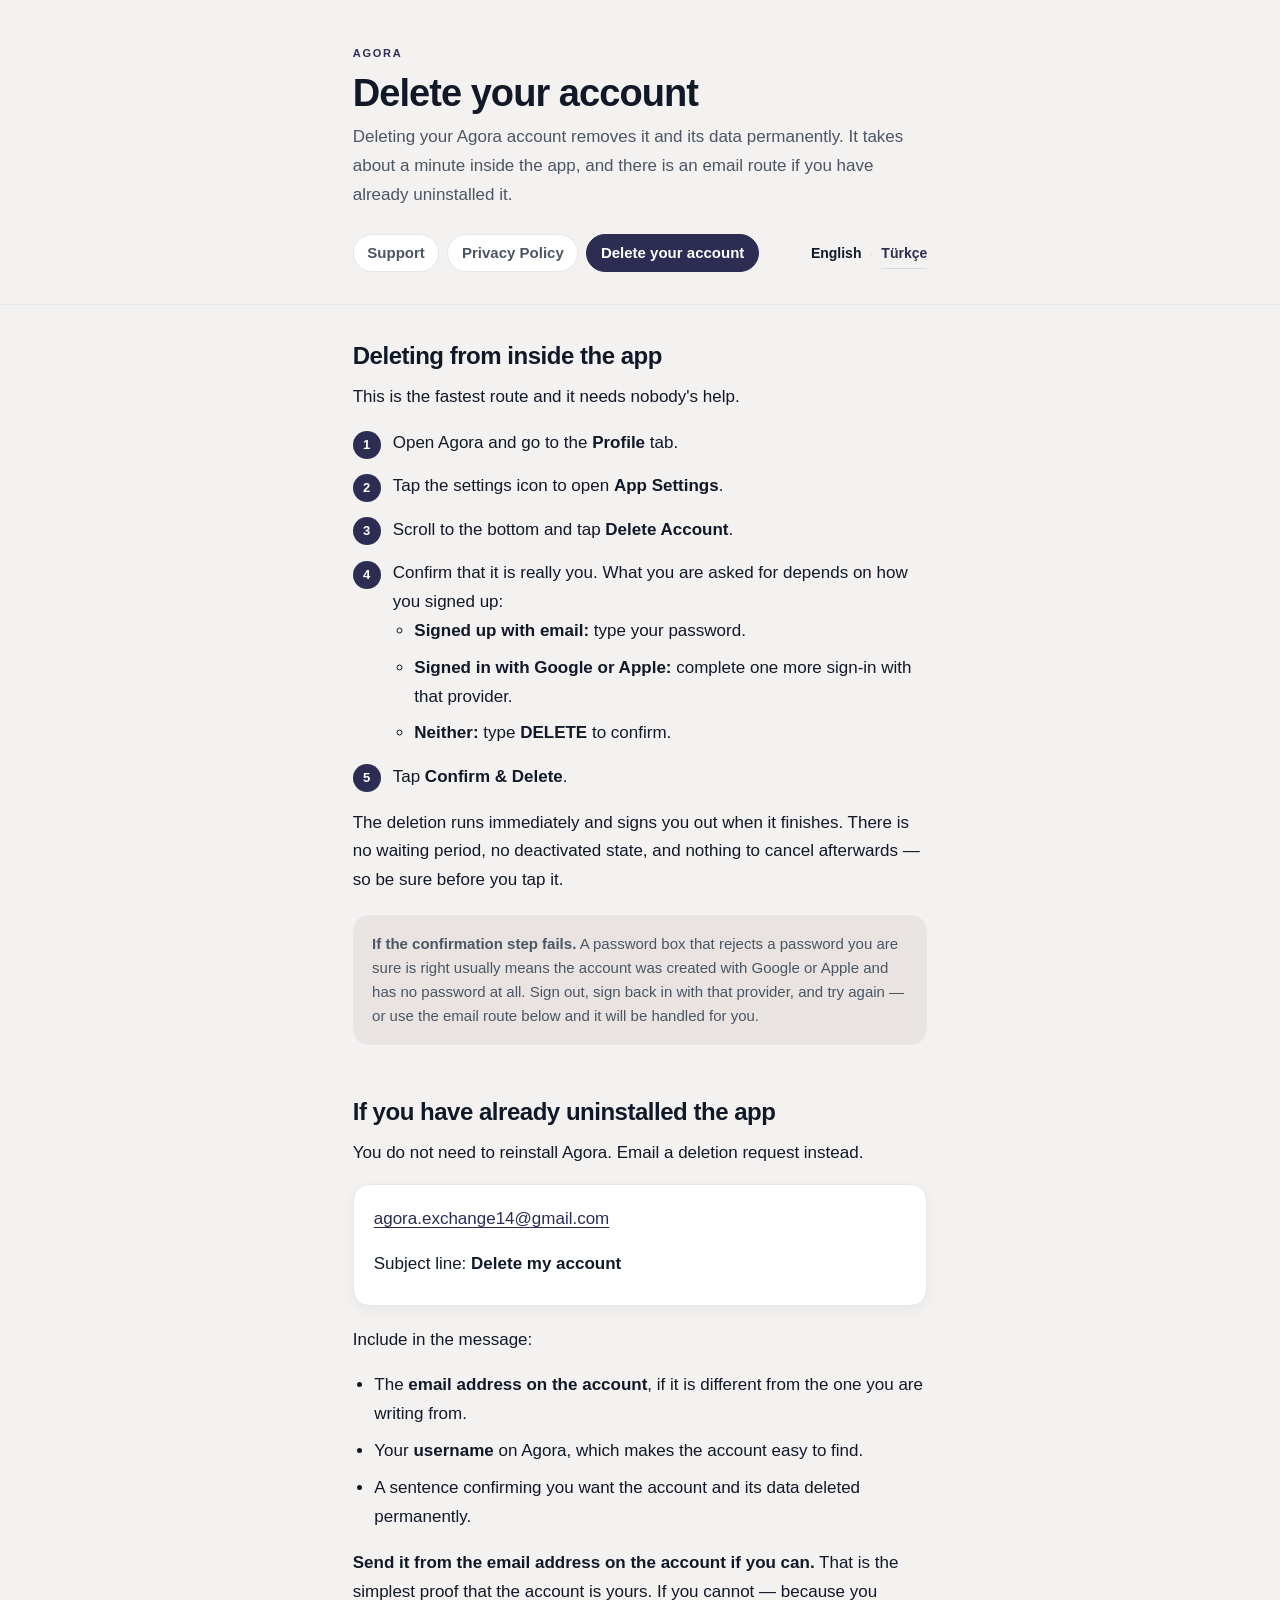
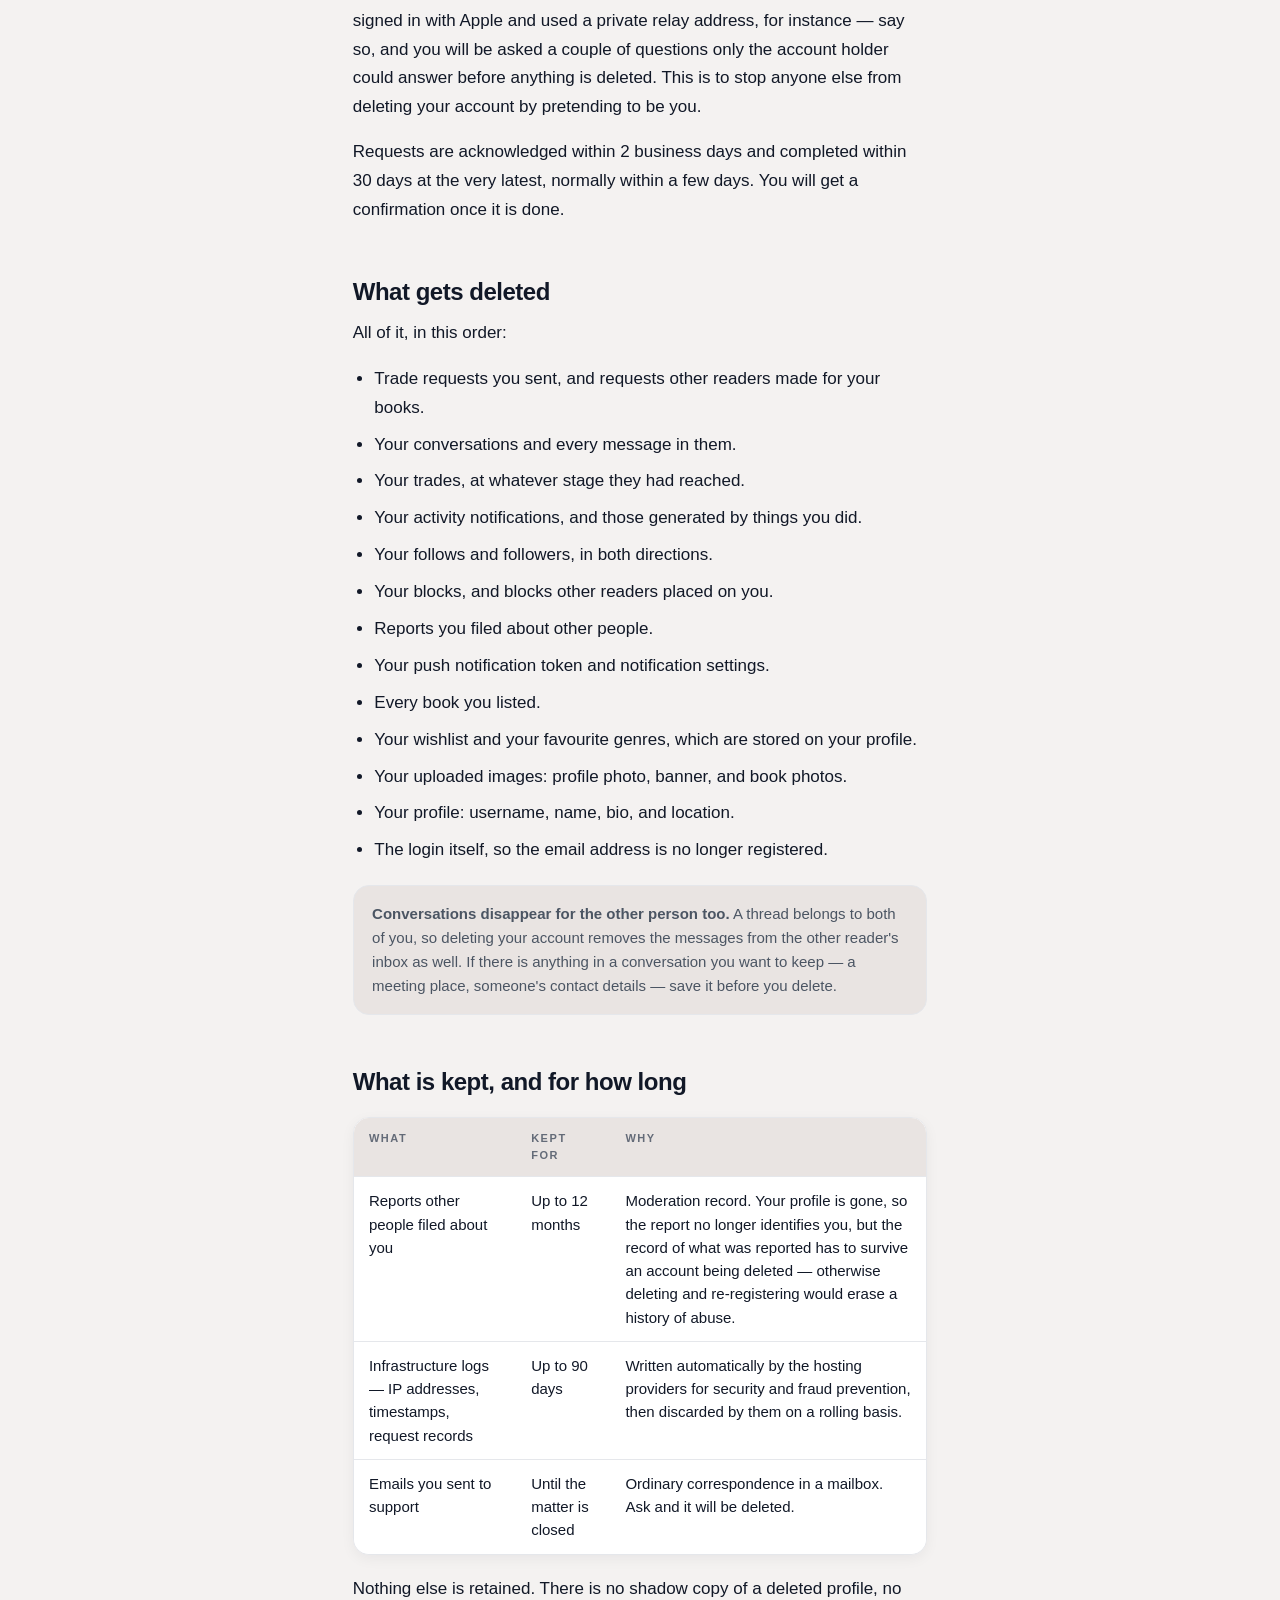
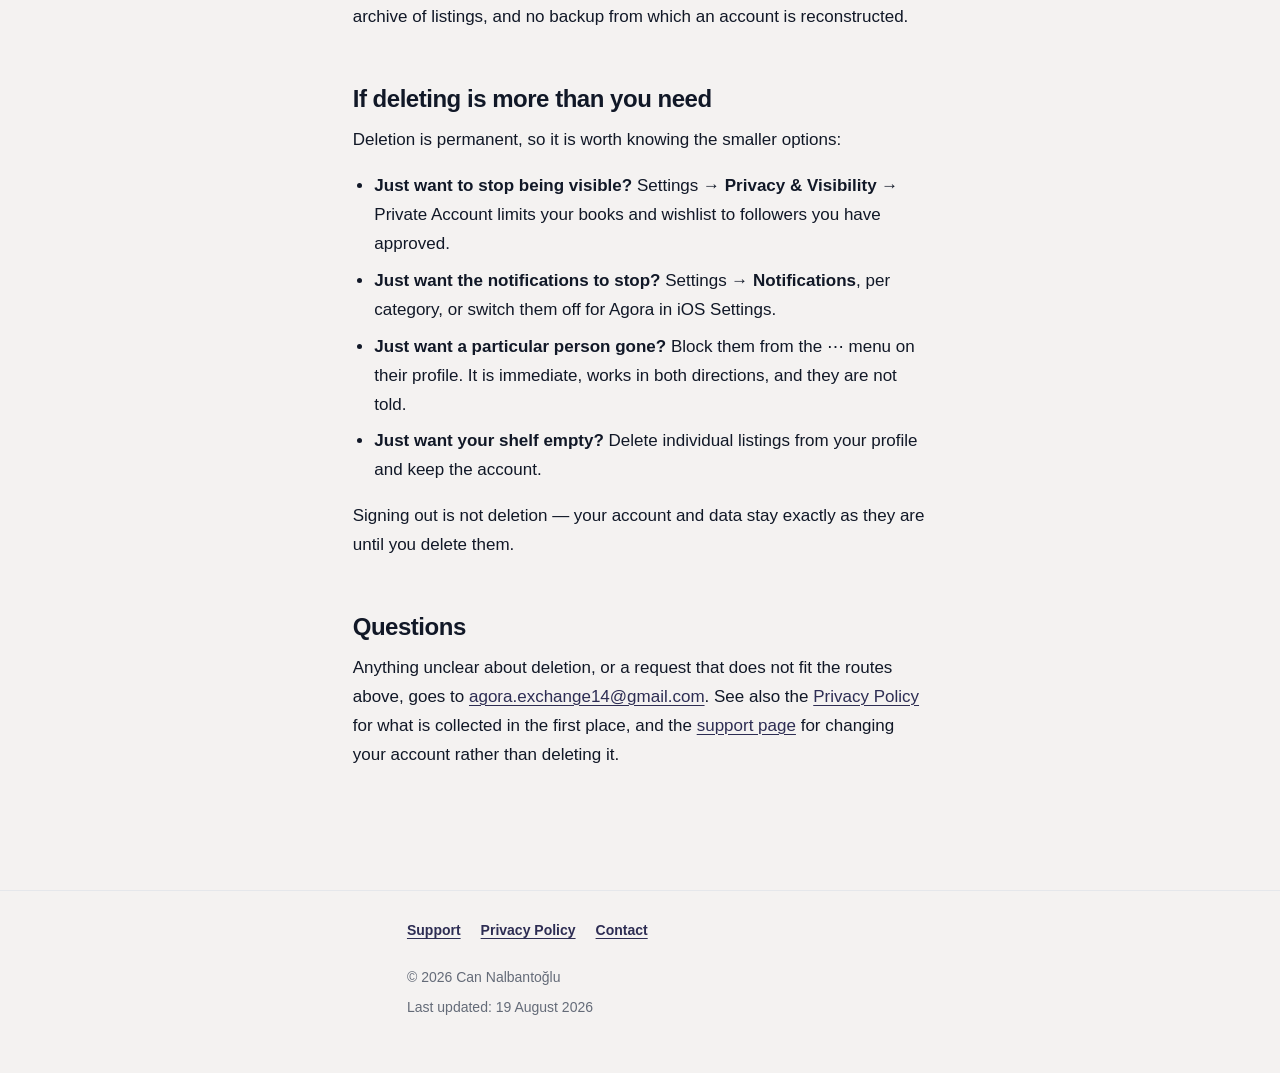
<file: delete-account.html>
<!doctype html>
<html lang="en">
<head>
<meta charset="utf-8">
<meta name="viewport" content="width=device-width, initial-scale=1">
<meta name="description" content="How to delete your Agora account and all of its data, from inside the app or by email if you have already uninstalled it, and exactly what is deleted and what is kept.">
<meta name="theme-color" content="#fbf6ec" media="(prefers-color-scheme: light)">
<meta name="theme-color" content="#15120e" media="(prefers-color-scheme: dark)">
<title>Agora — Delete your account</title>
<link rel="stylesheet" href="style.css">
<link rel="alternate" hreflang="en" href="delete-account.html">
<link rel="alternate" hreflang="tr" href="tr/delete-account.html">
</head>
<body>

<a class="skip-link" href="#main">Skip to content</a>

<header class="masthead">
  <div class="wrap">
    <p class="eyebrow">Agora</p>
    <h1>Delete your account</h1>
    <p class="lede">
      Deleting your Agora account removes it and its data permanently. It takes
      about a minute inside the app, and there is an email route if you have
      already uninstalled it.
    </p>
    <div class="navrow">
      <nav class="sitenav" aria-label="Site">
        <ul>
          <li><a href="./">Support</a></li>
          <li><a href="privacy.html">Privacy Policy</a></li>
          <li><a href="delete-account.html" aria-current="page">Delete your account</a></li>
        </ul>
      </nav>
      <p class="langswitch">
        <span class="current" aria-current="true">English</span>
        <span class="sep" aria-hidden="true">·</span>
        <a href="tr/delete-account.html" hreflang="tr" lang="tr">Türkçe</a>
      </p>
    </div>
  </div>
</header>

<main id="main">
  <div class="wrap">

    <section id="in-app" aria-labelledby="in-app-heading">
      <h2 id="in-app-heading">Deleting from inside the app</h2>

      <p>This is the fastest route and it needs nobody's help.</p>

      <ol class="steps">
        <li>Open Agora and go to the <strong>Profile</strong> tab.</li>
        <li>Tap the settings icon to open <strong>App Settings</strong>.</li>
        <li>Scroll to the bottom and tap <strong>Delete Account</strong>.</li>
        <li>
          Confirm that it is really you. What you are asked for depends on how
          you signed up:
          <ul>
            <li><strong>Signed up with email:</strong> type your password.</li>
            <li><strong>Signed in with Google or Apple:</strong> complete one more sign-in with that provider.</li>
            <li><strong>Neither:</strong> type <strong>DELETE</strong> to confirm.</li>
          </ul>
        </li>
        <li>Tap <strong>Confirm &amp; Delete</strong>.</li>
      </ol>

      <p>
        The deletion runs immediately and signs you out when it finishes. There
        is no waiting period, no deactivated state, and nothing to cancel
        afterwards — so be sure before you tap it.
      </p>

      <div class="note">
        <p>
          <strong>If the confirmation step fails.</strong> A password box that
          rejects a password you are sure is right usually means the account was
          created with Google or Apple and has no password at all. Sign out,
          sign back in with that provider, and try again — or use the email
          route below and it will be handled for you.
        </p>
      </div>
    </section>

    <section id="by-email" aria-labelledby="by-email-heading">
      <h2 id="by-email-heading">If you have already uninstalled the app</h2>

      <p>
        You do not need to reinstall Agora. Email a deletion request instead.
      </p>

      <div class="contact">
        <p class="address">
          <a href="mailto:agora.exchange14@gmail.com?subject=Delete%20my%20account">agora.exchange14@gmail.com</a>
        </p>
        <p>Subject line: <strong>Delete my account</strong></p>
      </div>

      <p>Include in the message:</p>
      <ul>
        <li>The <strong>email address on the account</strong>, if it is different from the one you are writing from.</li>
        <li>Your <strong>username</strong> on Agora, which makes the account easy to find.</li>
        <li>A sentence confirming you want the account and its data deleted permanently.</li>
      </ul>

      <p>
        <strong>Send it from the email address on the account if you can.</strong>
        That is the simplest proof that the account is yours. If you cannot —
        because you signed in with Apple and used a private relay address, for
        instance — say so, and you will be asked a couple of questions only the
        account holder could answer before anything is deleted. This is to stop
        anyone else from deleting your account by pretending to be you.
      </p>

      <p>
        Requests are acknowledged within 2 business days and completed within 30
        days at the very latest, normally within a few days. You will get a
        confirmation once it is done.
      </p>
    </section>

    <section id="what-is-deleted" aria-labelledby="what-is-deleted-heading">
      <h2 id="what-is-deleted-heading">What gets deleted</h2>

      <p>All of it, in this order:</p>

      <ul>
        <li>Trade requests you sent, and requests other readers made for your books.</li>
        <li>Your conversations and every message in them.</li>
        <li>Your trades, at whatever stage they had reached.</li>
        <li>Your activity notifications, and those generated by things you did.</li>
        <li>Your follows and followers, in both directions.</li>
        <li>Your blocks, and blocks other readers placed on you.</li>
        <li>Reports you filed about other people.</li>
        <li>Your push notification token and notification settings.</li>
        <li>Every book you listed.</li>
        <li>Your wishlist and your favourite genres, which are stored on your profile.</li>
        <li>Your uploaded images: profile photo, banner, and book photos.</li>
        <li>Your profile: username, name, bio, and location.</li>
        <li>The login itself, so the email address is no longer registered.</li>
      </ul>

      <div class="note">
        <p>
          <strong>Conversations disappear for the other person too.</strong> A
          thread belongs to both of you, so deleting your account removes the
          messages from the other reader's inbox as well. If there is anything
          in a conversation you want to keep — a meeting place, someone's
          contact details — save it before you delete.
        </p>
      </div>
    </section>

    <section id="what-is-kept" aria-labelledby="what-is-kept-heading">
      <h2 id="what-is-kept-heading">What is kept, and for how long</h2>

      <!-- REVIEW THIS: the two retention windows below (12 months for
           moderation records, 90 days for infrastructure logs) are policy
           decisions rather than anything enforced by the code. Set them to what
           you actually intend, and keep them identical to the figures in
           privacy.html — a reviewer may well compare the two pages. -->

      <div class="table-scroll">
        <table>
          <thead>
            <tr>
              <th scope="col">What</th>
              <th scope="col">Kept for</th>
              <th scope="col">Why</th>
            </tr>
          </thead>
          <tbody>
            <tr>
              <td>Reports other people filed about you</td>
              <td>Up to 12 months</td>
              <td>Moderation record. Your profile is gone, so the report no longer identifies you, but the record of what was reported has to survive an account being deleted — otherwise deleting and re-registering would erase a history of abuse.</td>
            </tr>
            <tr>
              <td>Infrastructure logs — IP addresses, timestamps, request records</td>
              <td>Up to 90 days</td>
              <td>Written automatically by the hosting providers for security and fraud prevention, then discarded by them on a rolling basis.</td>
            </tr>
            <tr>
              <td>Emails you sent to support</td>
              <td>Until the matter is closed</td>
              <td>Ordinary correspondence in a mailbox. Ask and it will be deleted.</td>
            </tr>
          </tbody>
        </table>
      </div>

      <p>
        Nothing else is retained. There is no shadow copy of a deleted profile,
        no archive of listings, and no backup from which an account is
        reconstructed.
      </p>
    </section>

    <section id="alternatives" aria-labelledby="alternatives-heading">
      <h2 id="alternatives-heading">If deleting is more than you need</h2>
      <p>
        Deletion is permanent, so it is worth knowing the smaller options:
      </p>
      <ul>
        <li>
          <strong>Just want to stop being visible?</strong> Settings →
          <strong>Privacy &amp; Visibility</strong> → Private Account limits
          your books and wishlist to followers you have approved.
        </li>
        <li>
          <strong>Just want the notifications to stop?</strong> Settings →
          <strong>Notifications</strong>, per category, or switch them off for
          Agora in iOS Settings.
        </li>
        <li>
          <strong>Just want a particular person gone?</strong> Block them from
          the <span aria-hidden="true">⋯</span> menu on their profile. It is
          immediate, works in both directions, and they are not told.
        </li>
        <li>
          <strong>Just want your shelf empty?</strong> Delete individual
          listings from your profile and keep the account.
        </li>
      </ul>
      <p>
        Signing out is not deletion — your account and data stay exactly as they
        are until you delete them.
      </p>
    </section>

    <section id="questions" aria-labelledby="questions-heading">
      <h2 id="questions-heading">Questions</h2>
      <p>
        Anything unclear about deletion, or a request that does not fit the
        routes above, goes to
        <a href="mailto:agora.exchange14@gmail.com?subject=Account%20deletion%20question">agora.exchange14@gmail.com</a>.
        See also the <a href="privacy.html">Privacy Policy</a> for what is
        collected in the first place, and the
        <a href="./#account-changes">support page</a> for changing your account
        rather than deleting it.
      </p>
    </section>

  </div>
</main>

<footer class="sitefooter">
  <div class="wrap">
    <nav aria-label="Footer">
      <ul>
        <li><a href="./">Support</a></li>
        <li><a href="privacy.html">Privacy Policy</a></li>
        <li><a href="mailto:agora.exchange14@gmail.com">Contact</a></li>
      </ul>
    </nav>
    <p>© 2026 Can Nalbantoğlu</p>
    <p>Last updated: 19 August 2026</p>
  </div>
</footer>

</body>
</html>
</file>
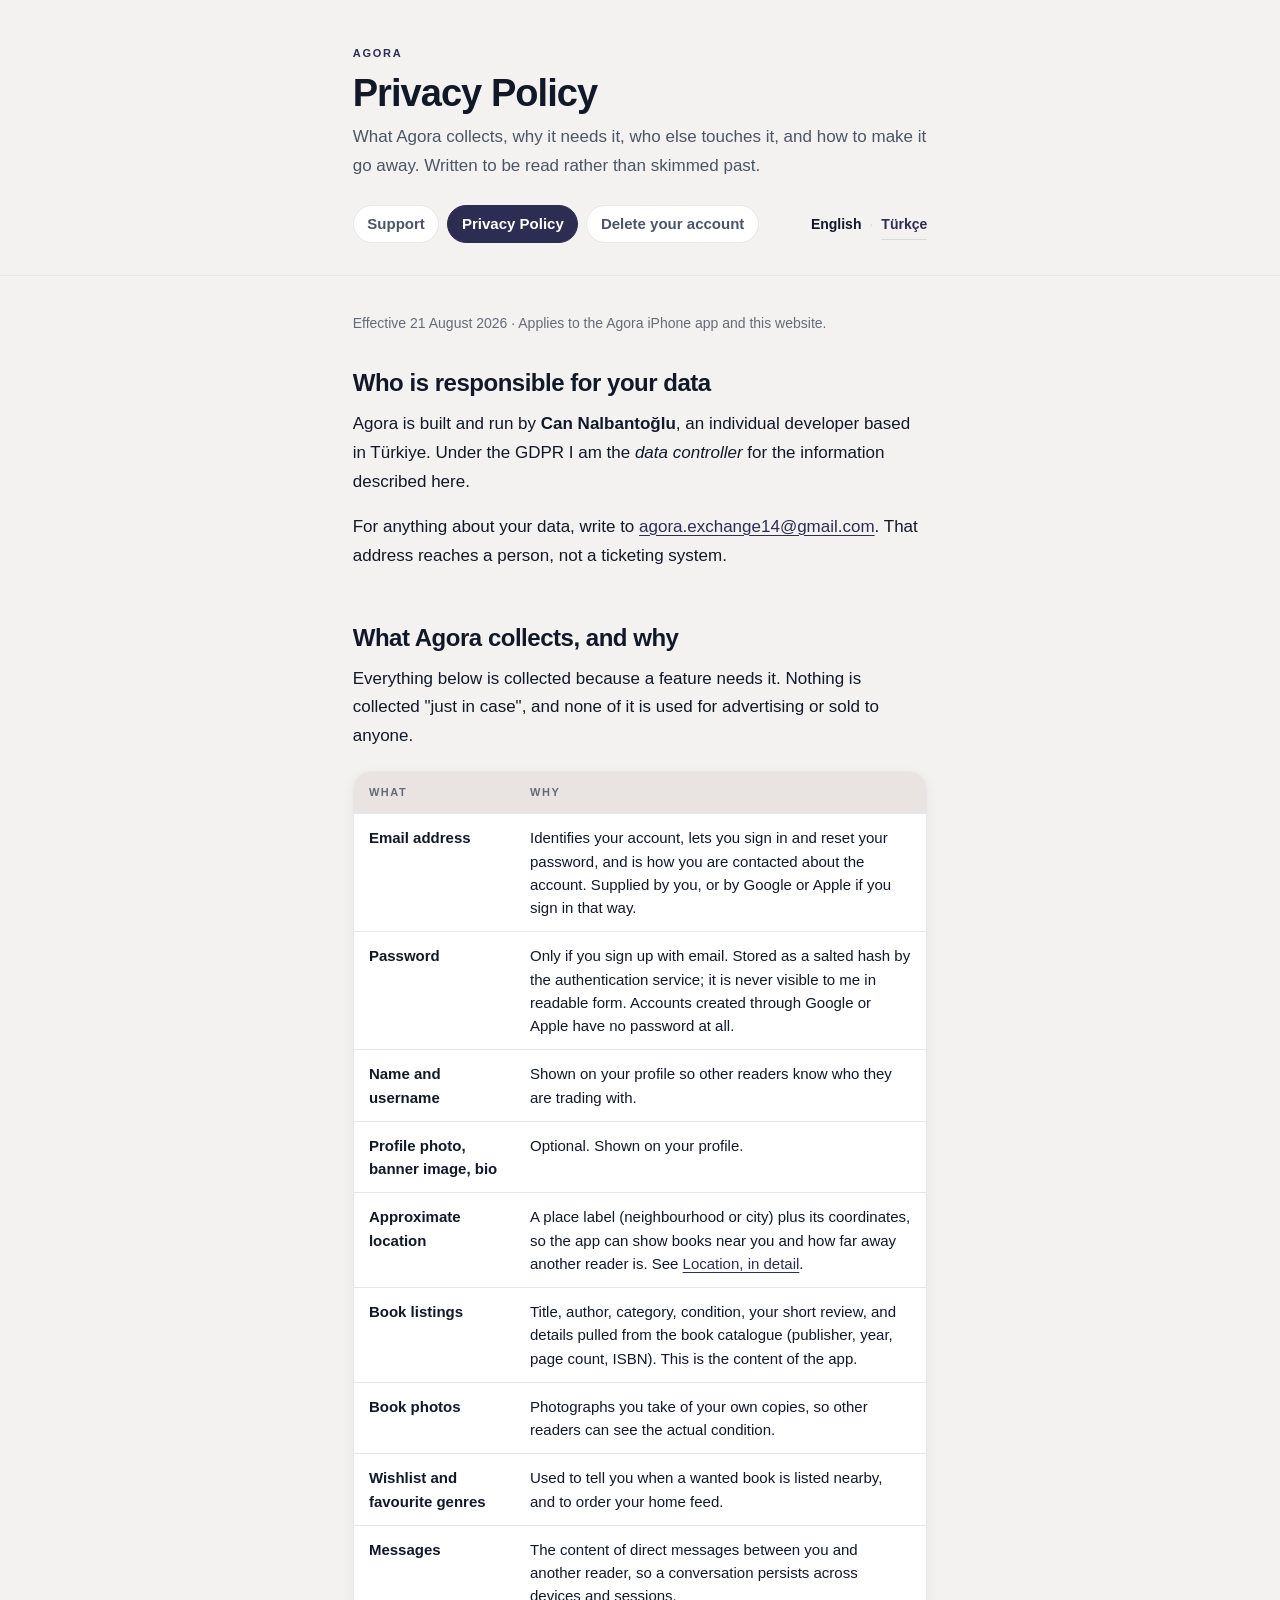
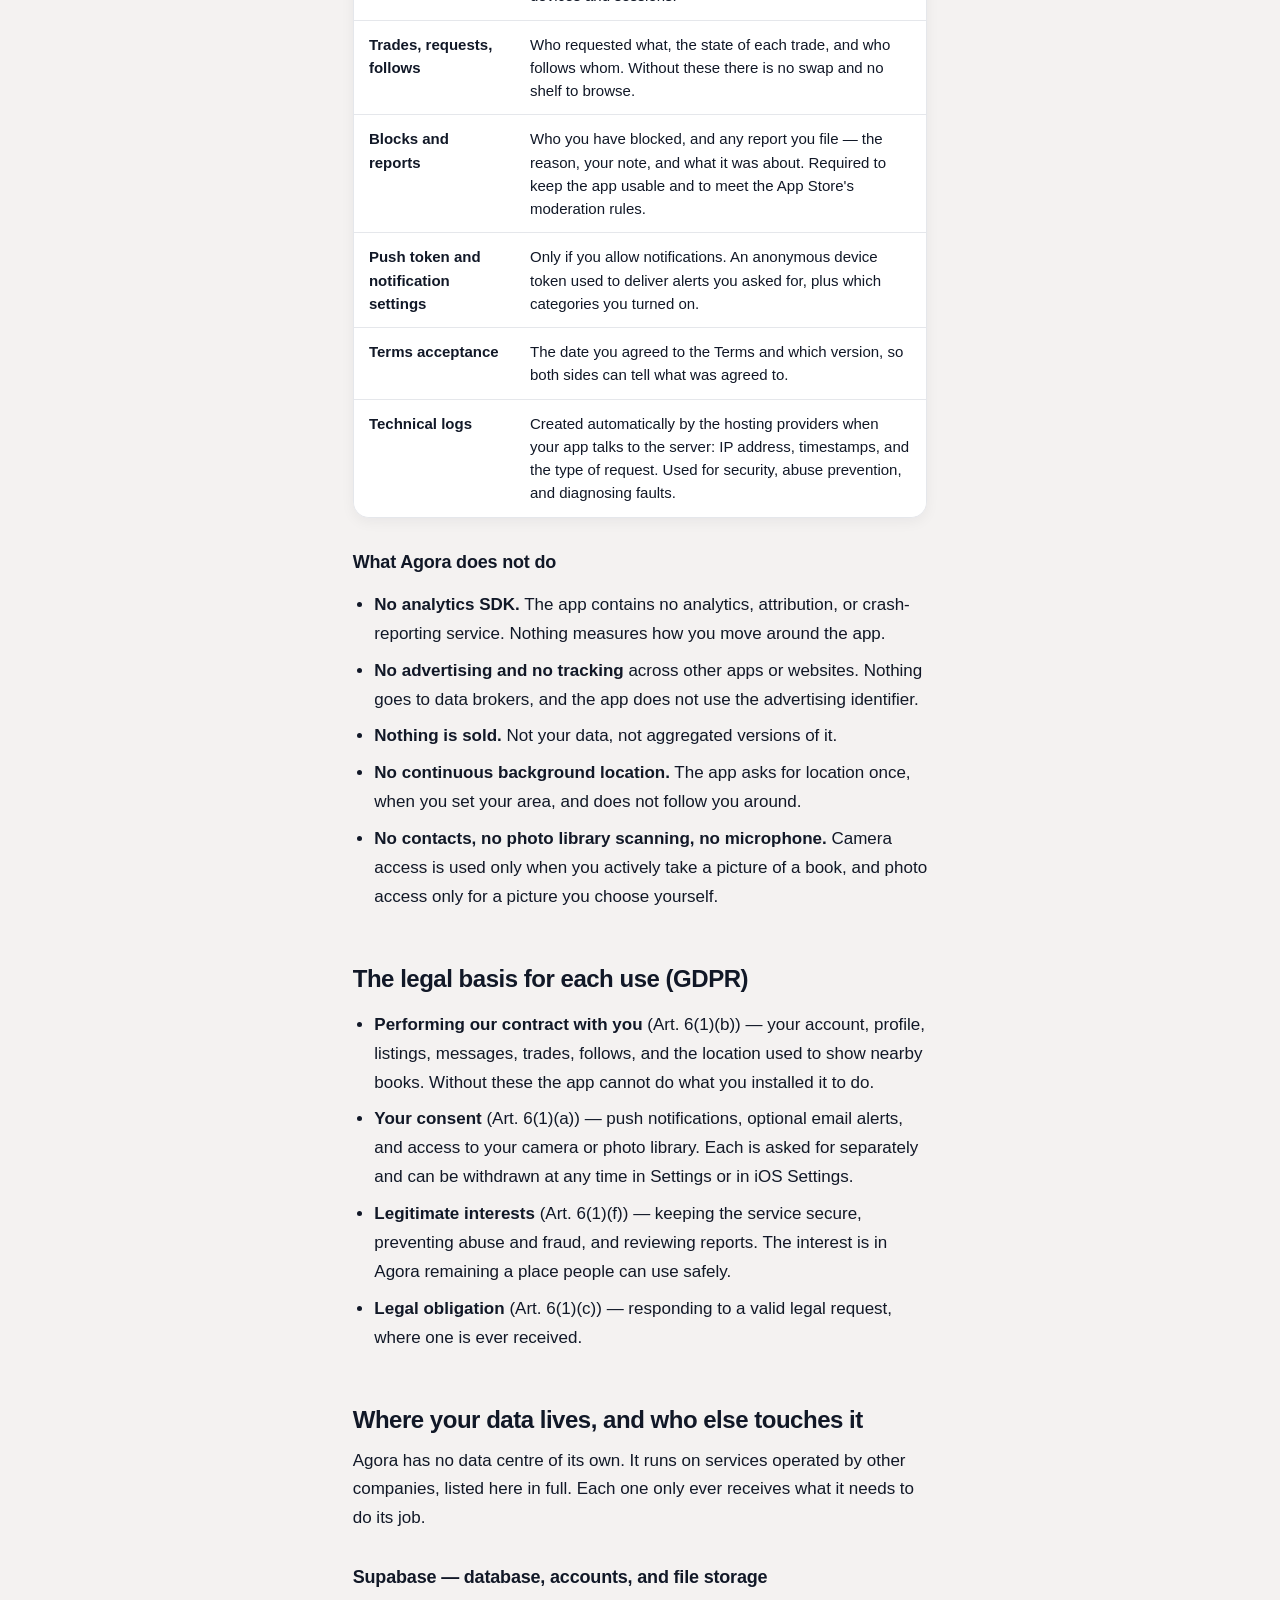
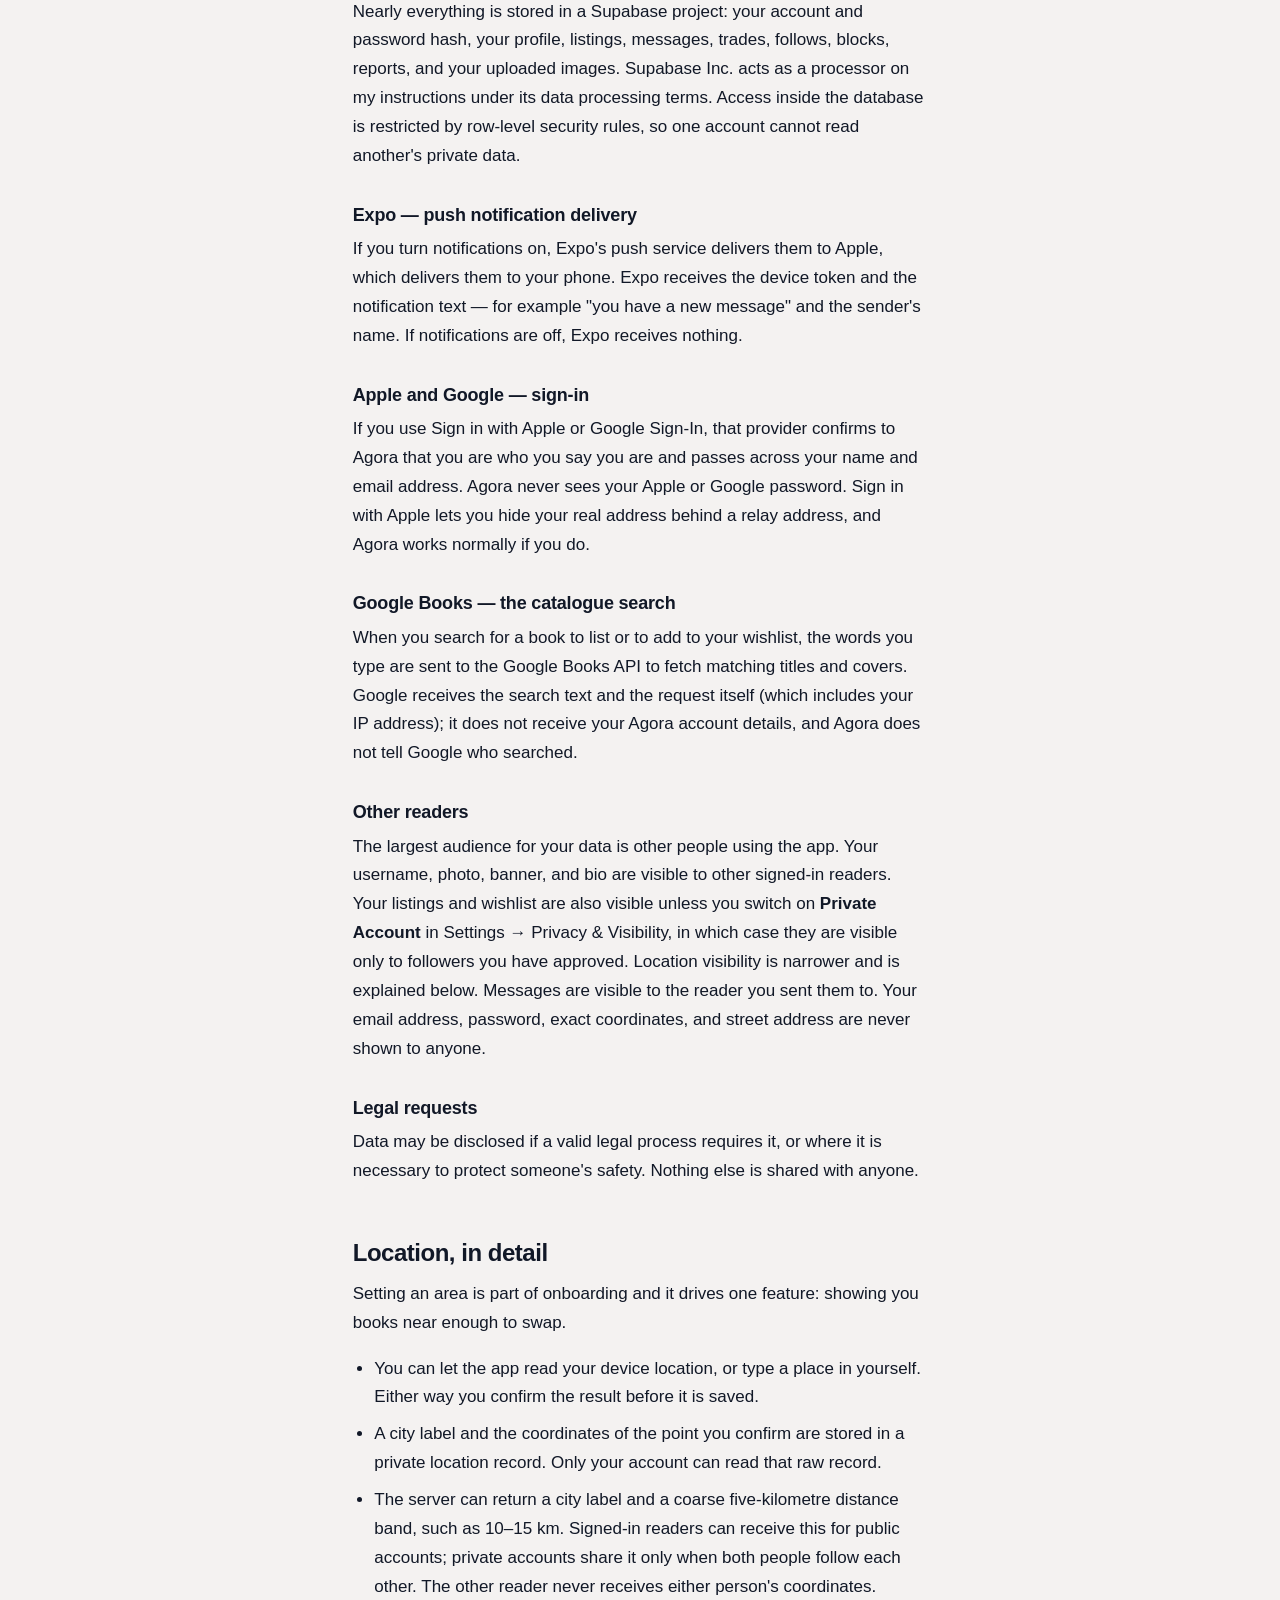
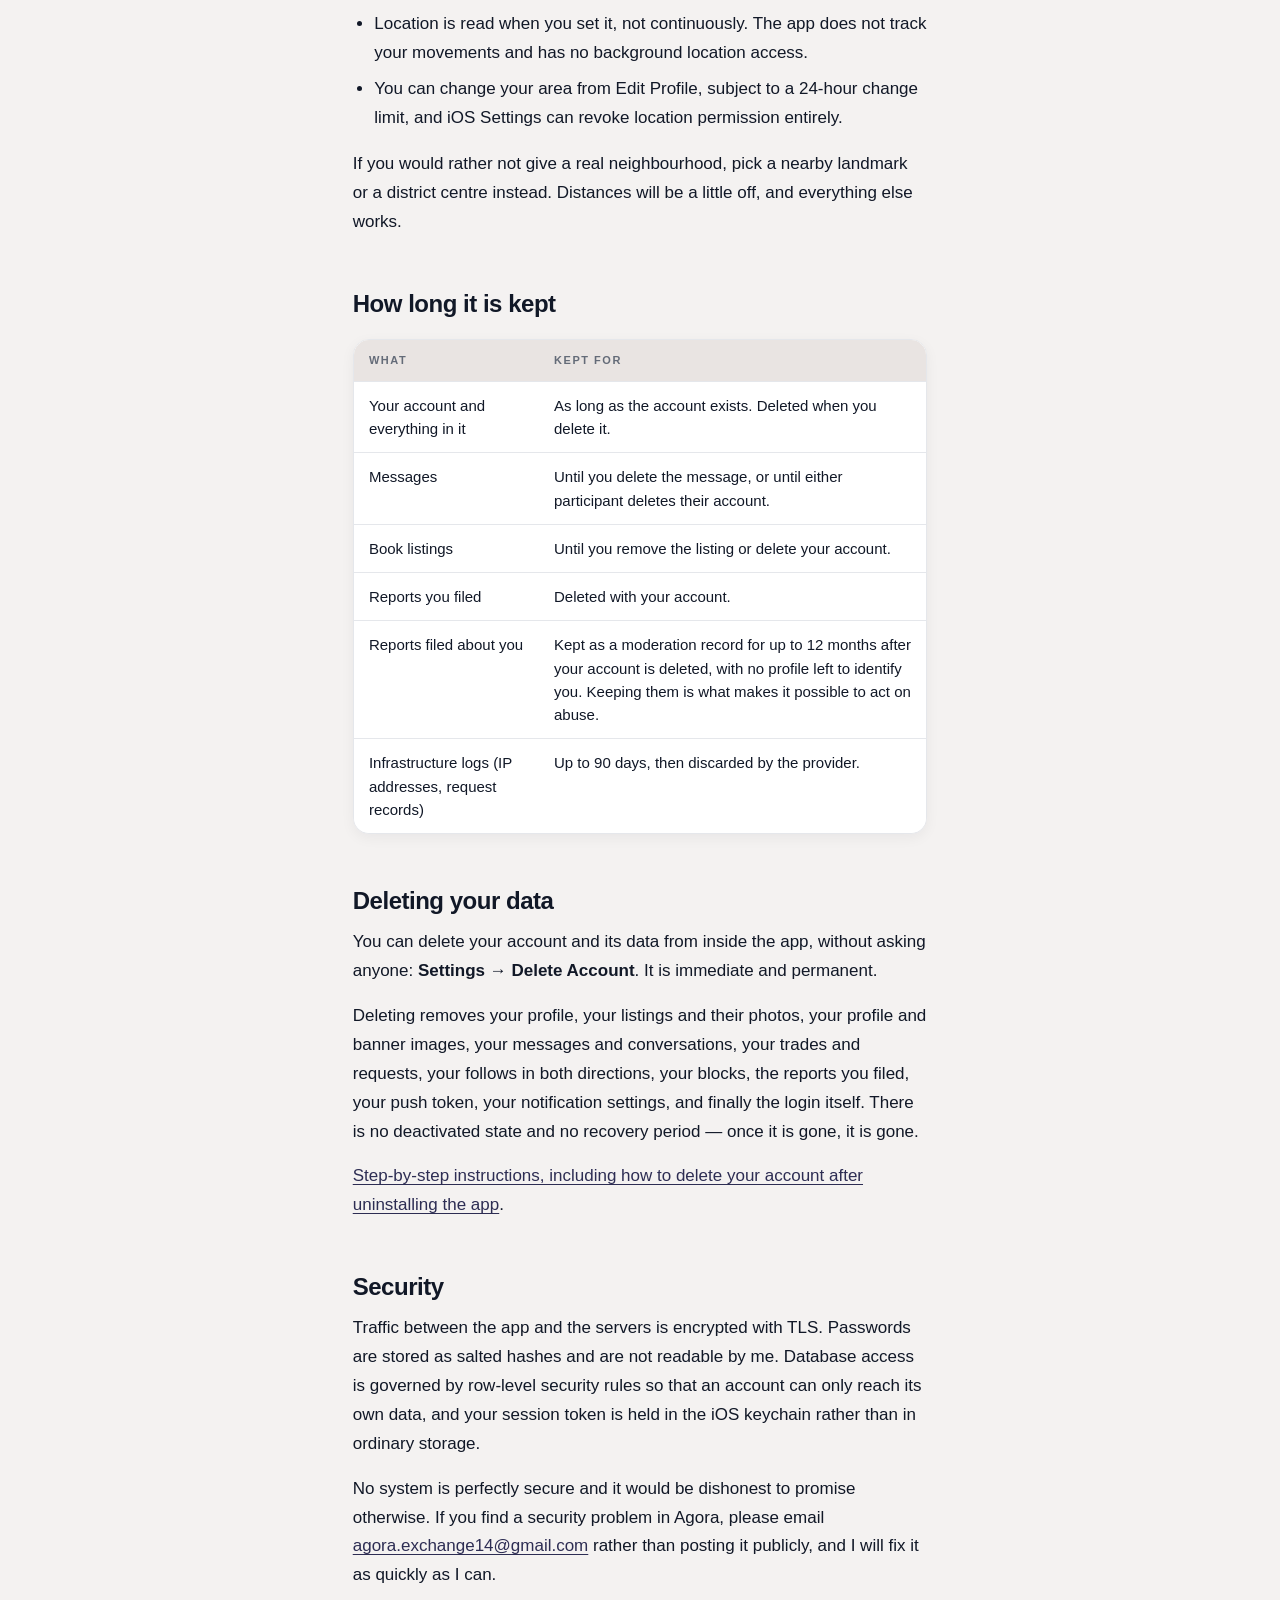
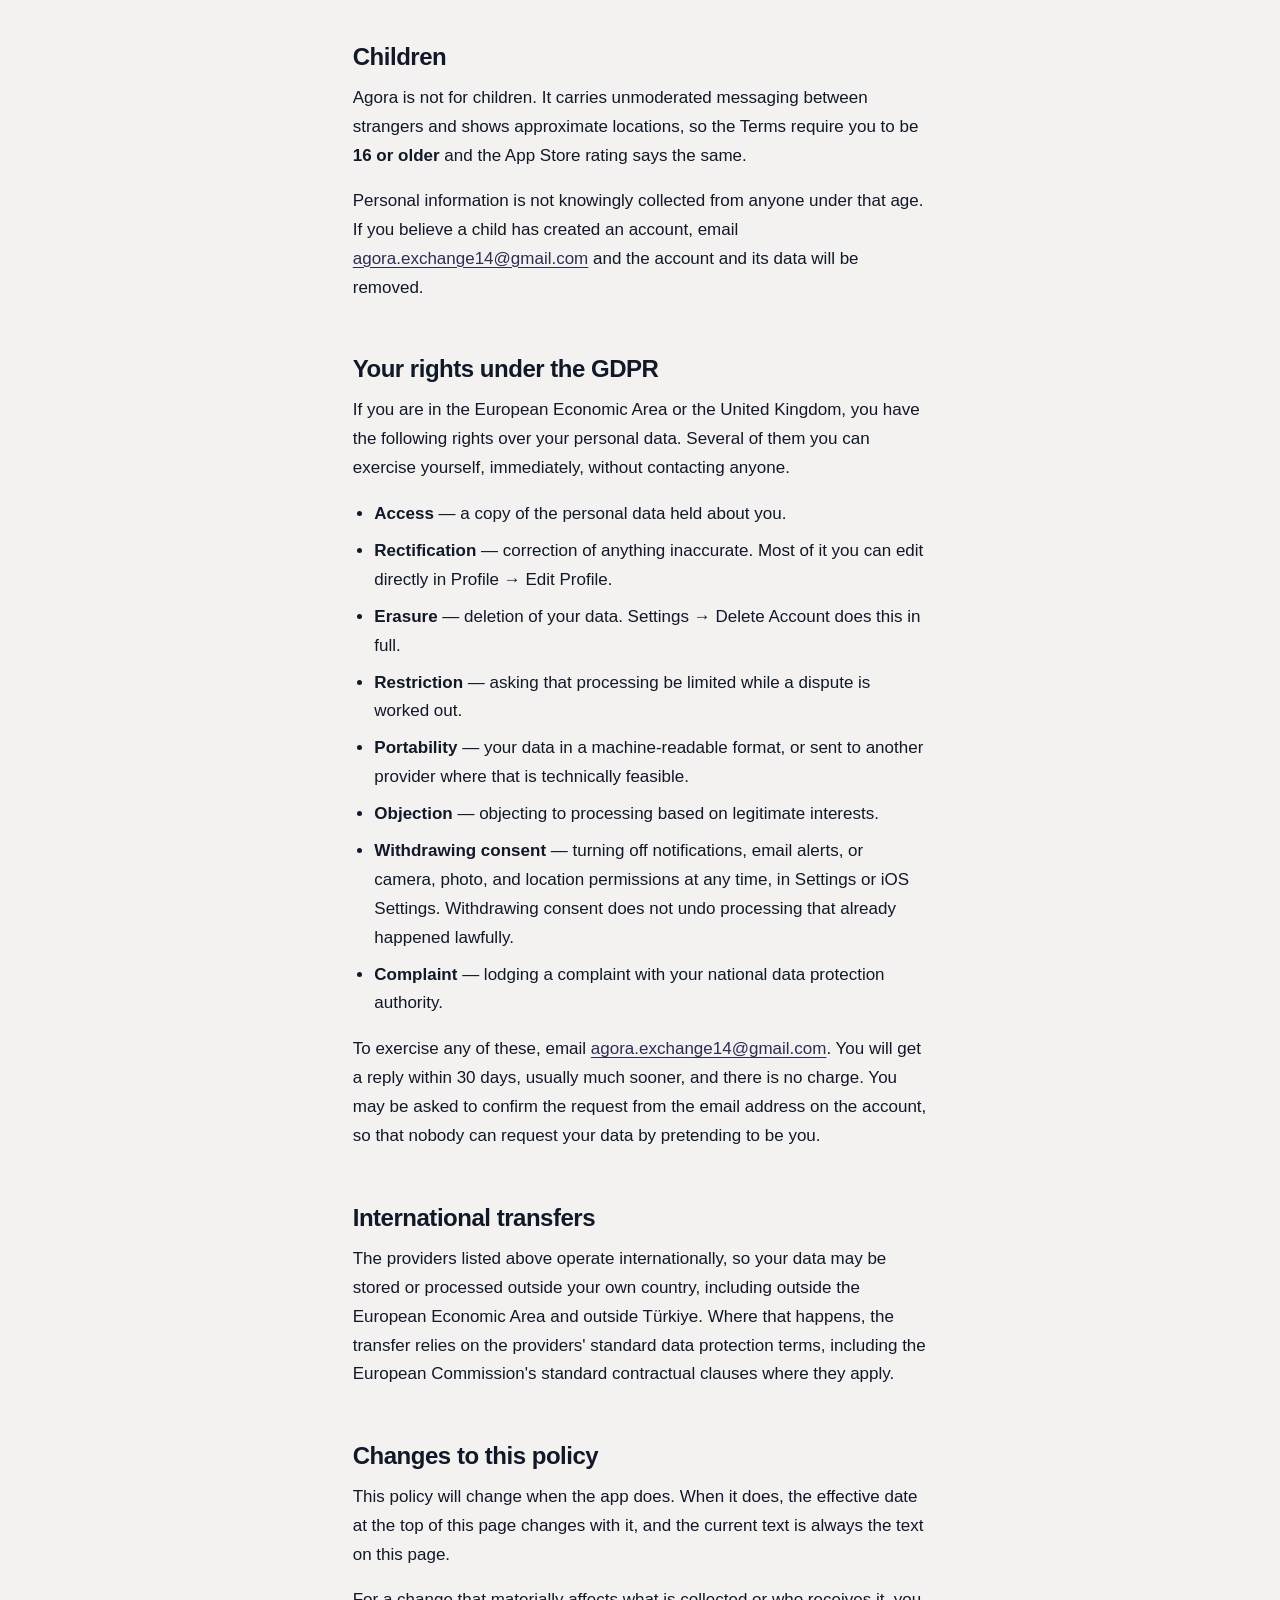
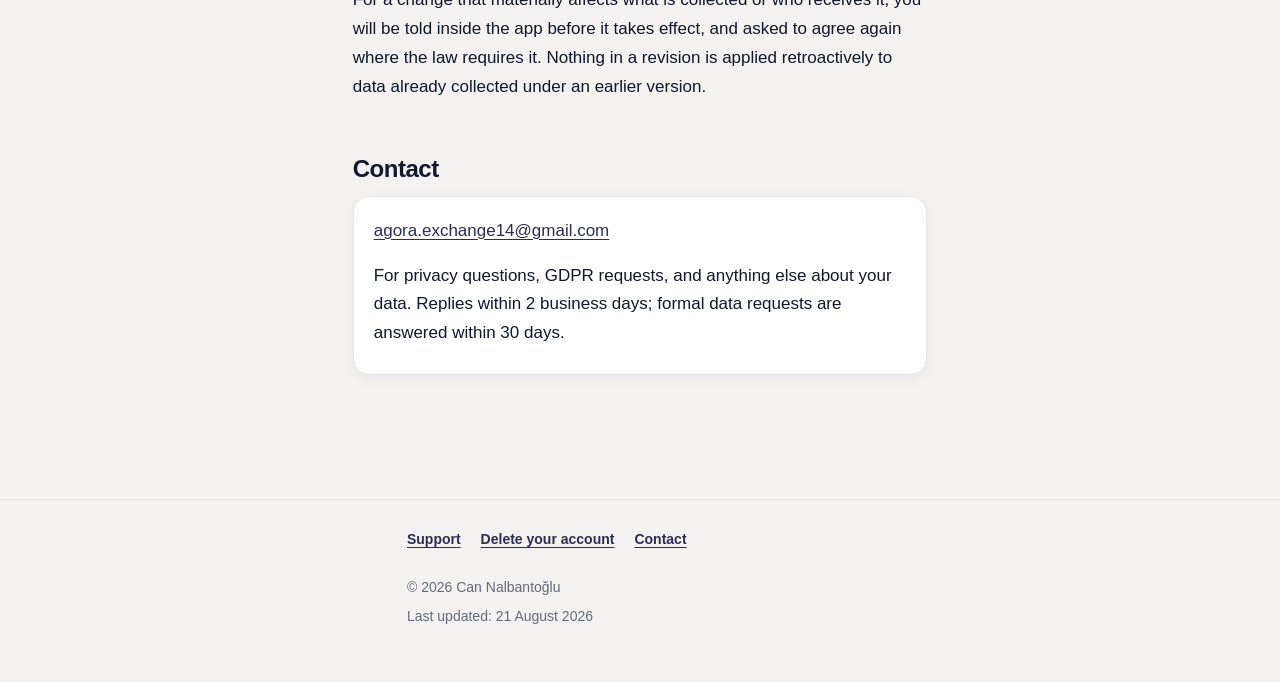
<file: privacy.html>
<!doctype html>
<html lang="en">
<head>
<meta charset="utf-8">
<meta name="viewport" content="width=device-width, initial-scale=1">
<meta name="description" content="The privacy policy for Agora, a book trading app for iPhone: what is collected, why, who processes it, how long it is kept, and how to have it deleted. Includes GDPR data-subject rights.">
<meta name="theme-color" content="#fbf6ec" media="(prefers-color-scheme: light)">
<meta name="theme-color" content="#15120e" media="(prefers-color-scheme: dark)">
<title>Agora — Privacy Policy</title>
<link rel="stylesheet" href="style.css">
<link rel="alternate" hreflang="en" href="privacy.html">
<link rel="alternate" hreflang="tr" href="tr/privacy.html">
</head>
<body>

<a class="skip-link" href="#main">Skip to content</a>

<header class="masthead">
  <div class="wrap">
    <p class="eyebrow">Agora</p>
    <h1>Privacy Policy</h1>
    <p class="lede">
      What Agora collects, why it needs it, who else touches it, and how to make
      it go away. Written to be read rather than skimmed past.
    </p>
    <div class="navrow">
      <nav class="sitenav" aria-label="Site">
        <ul>
          <li><a href="./">Support</a></li>
          <li><a href="privacy.html" aria-current="page">Privacy Policy</a></li>
          <li><a href="delete-account.html">Delete your account</a></li>
        </ul>
      </nav>
      <p class="langswitch">
        <span class="current" aria-current="true">English</span>
        <span class="sep" aria-hidden="true">·</span>
        <a href="tr/privacy.html" hreflang="tr" lang="tr">Türkçe</a>
      </p>
    </div>
  </div>
</header>

<main id="main">
  <div class="wrap">

    <p class="meta">
      Effective 21 August 2026 · Applies to the Agora iPhone app and this website.
    </p>

    <section id="who-we-are" aria-labelledby="who-we-are-heading">
      <h2 id="who-we-are-heading">Who is responsible for your data</h2>
      <!-- REVIEW THIS: written as an individual developer. If Agora is
           registered as a company, or if you are legally required to publish a
           trade address, replace this paragraph. -->
      <p>
        Agora is built and run by <strong>Can Nalbantoğlu</strong>, an
        individual developer based in Türkiye. Under the GDPR I am the
        <em>data controller</em> for the information described here.
      </p>
      <p>
        For anything about your data, write to
        <a href="mailto:agora.exchange14@gmail.com?subject=Privacy%20request">agora.exchange14@gmail.com</a>.
        That address reaches a person, not a ticketing system.
      </p>
    </section>

    <section id="what-we-collect" aria-labelledby="what-we-collect-heading">
      <h2 id="what-we-collect-heading">What Agora collects, and why</h2>

      <p>
        Everything below is collected because a feature needs it. Nothing is
        collected "just in case", and none of it is used for advertising or sold
        to anyone.
      </p>

      <div class="table-scroll">
        <table>
          <thead>
            <tr>
              <th scope="col">What</th>
              <th scope="col">Why</th>
            </tr>
          </thead>
          <tbody>
            <tr>
              <td><strong>Email address</strong></td>
              <td>Identifies your account, lets you sign in and reset your password, and is how you are contacted about the account. Supplied by you, or by Google or Apple if you sign in that way.</td>
            </tr>
            <tr>
              <td><strong>Password</strong></td>
              <td>Only if you sign up with email. Stored as a salted hash by the authentication service; it is never visible to me in readable form. Accounts created through Google or Apple have no password at all.</td>
            </tr>
            <tr>
              <td><strong>Name and username</strong></td>
              <td>Shown on your profile so other readers know who they are trading with.</td>
            </tr>
            <tr>
              <td><strong>Profile photo, banner image, bio</strong></td>
              <td>Optional. Shown on your profile.</td>
            </tr>
            <tr>
              <td><strong>Approximate location</strong></td>
              <td>A place label (neighbourhood or city) plus its coordinates, so the app can show books near you and how far away another reader is. See <a href="#location">Location, in detail</a>.</td>
            </tr>
            <tr>
              <td><strong>Book listings</strong></td>
              <td>Title, author, category, condition, your short review, and details pulled from the book catalogue (publisher, year, page count, ISBN). This is the content of the app.</td>
            </tr>
            <tr>
              <td><strong>Book photos</strong></td>
              <td>Photographs you take of your own copies, so other readers can see the actual condition.</td>
            </tr>
            <tr>
              <td><strong>Wishlist and favourite genres</strong></td>
              <td>Used to tell you when a wanted book is listed nearby, and to order your home feed.</td>
            </tr>
            <tr>
              <td><strong>Messages</strong></td>
              <td>The content of direct messages between you and another reader, so a conversation persists across devices and sessions.</td>
            </tr>
            <tr>
              <td><strong>Trades, requests, follows</strong></td>
              <td>Who requested what, the state of each trade, and who follows whom. Without these there is no swap and no shelf to browse.</td>
            </tr>
            <tr>
              <td><strong>Blocks and reports</strong></td>
              <td>Who you have blocked, and any report you file — the reason, your note, and what it was about. Required to keep the app usable and to meet the App Store's moderation rules.</td>
            </tr>
            <tr>
              <td><strong>Push token and notification settings</strong></td>
              <td>Only if you allow notifications. An anonymous device token used to deliver alerts you asked for, plus which categories you turned on.</td>
            </tr>
            <tr>
              <td><strong>Terms acceptance</strong></td>
              <td>The date you agreed to the Terms and which version, so both sides can tell what was agreed to.</td>
            </tr>
            <tr>
              <td><strong>Technical logs</strong></td>
              <td>Created automatically by the hosting providers when your app talks to the server: IP address, timestamps, and the type of request. Used for security, abuse prevention, and diagnosing faults.</td>
            </tr>
          </tbody>
        </table>
      </div>

      <h3 id="what-we-dont">What Agora does not do</h3>
      <ul>
        <li><strong>No analytics SDK.</strong> The app contains no analytics, attribution, or crash-reporting service. Nothing measures how you move around the app.</li>
        <li><strong>No advertising and no tracking</strong> across other apps or websites. Nothing goes to data brokers, and the app does not use the advertising identifier.</li>
        <li><strong>Nothing is sold.</strong> Not your data, not aggregated versions of it.</li>
        <li><strong>No continuous background location.</strong> The app asks for location once, when you set your area, and does not follow you around.</li>
        <li><strong>No contacts, no photo library scanning, no microphone.</strong> Camera access is used only when you actively take a picture of a book, and photo access only for a picture you choose yourself.</li>
      </ul>
    </section>

    <section id="legal-bases" aria-labelledby="legal-bases-heading">
      <h2 id="legal-bases-heading">The legal basis for each use (GDPR)</h2>
      <!-- REVIEW THIS: this mapping of purposes to GDPR Article 6 bases is my
           own reading and has not been reviewed by a lawyer. It is the standard
           mapping for an app of this kind, but if you take legal advice, this
           is the section most likely to be adjusted. -->
      <ul>
        <li>
          <strong>Performing our contract with you</strong> (Art. 6(1)(b)) —
          your account, profile, listings, messages, trades, follows, and the
          location used to show nearby books. Without these the app cannot do
          what you installed it to do.
        </li>
        <li>
          <strong>Your consent</strong> (Art. 6(1)(a)) — push notifications,
          optional email alerts, and access to your camera or photo library.
          Each is asked for separately and can be withdrawn at any time in
          Settings or in iOS Settings.
        </li>
        <li>
          <strong>Legitimate interests</strong> (Art. 6(1)(f)) — keeping the
          service secure, preventing abuse and fraud, and reviewing reports. The
          interest is in Agora remaining a place people can use safely.
        </li>
        <li>
          <strong>Legal obligation</strong> (Art. 6(1)(c)) — responding to a
          valid legal request, where one is ever received.
        </li>
      </ul>
    </section>

    <section id="processors" aria-labelledby="processors-heading">
      <h2 id="processors-heading">Where your data lives, and who else touches it</h2>

      <p>
        Agora has no data centre of its own. It runs on services operated by
        other companies, listed here in full. Each one only ever receives what
        it needs to do its job.
      </p>

      <h3 id="supabase">Supabase — database, accounts, and file storage</h3>
      <!-- REVIEW THIS: I could not determine which region your Supabase project
           is in, so this is described generally. Check it in the Supabase
           dashboard (Project Settings → General) and name the region here — an
           EU region is worth stating explicitly for GDPR purposes. -->
      <p>
        Nearly everything is stored in a Supabase project: your account and
        password hash, your profile, listings, messages, trades, follows,
        blocks, reports, and your uploaded images. Supabase Inc. acts as a
        processor on my instructions under its data processing terms. Access
        inside the database is restricted by row-level security rules, so one
        account cannot read another's private data.
      </p>

      <h3 id="expo-push">Expo — push notification delivery</h3>
      <p>
        If you turn notifications on, Expo's push service delivers them to
        Apple, which delivers them to your phone. Expo receives the device token
        and the notification text — for example "you have a new message" and the
        sender's name. If notifications are off, Expo receives nothing.
      </p>

      <h3 id="apple-google">Apple and Google — sign-in</h3>
      <p>
        If you use Sign in with Apple or Google Sign-In, that provider confirms
        to Agora that you are who you say you are and passes across your name
        and email address. Agora never sees your Apple or Google password. Sign
        in with Apple lets you hide your real address behind a relay address,
        and Agora works normally if you do.
      </p>

      <h3 id="google-books">Google Books — the catalogue search</h3>
      <p>
        When you search for a book to list or to add to your wishlist, the words
        you type are sent to the Google Books API to fetch matching titles and
        covers. Google receives the search text and the request itself (which
        includes your IP address); it does not receive your Agora account
        details, and Agora does not tell Google who searched.
      </p>

      <h3 id="other-users">Other readers</h3>
      <p>
        The largest audience for your data is other people using the app. Your
        username, photo, banner, and bio are visible to other signed-in readers.
        Your listings and wishlist are also visible unless you switch on
        <strong>Private Account</strong> in Settings → Privacy &amp; Visibility,
        in which case they are visible only to followers you have approved.
        Location visibility is narrower and is explained below. Messages are
        visible to the reader you sent them to. Your email address, password,
        exact coordinates, and street address are never shown to anyone.
      </p>

      <h3 id="legal-disclosure">Legal requests</h3>
      <p>
        Data may be disclosed if a valid legal process requires it, or where it
        is necessary to protect someone's safety. Nothing else is shared with
        anyone.
      </p>
    </section>

    <section id="location" aria-labelledby="location-heading">
      <h2 id="location-heading">Location, in detail</h2>
      <p>
        Setting an area is part of onboarding and it drives one feature: showing
        you books near enough to swap.
      </p>
      <ul>
        <li>
          You can let the app read your device location, or type a place in
          yourself. Either way you confirm the result before it is saved.
        </li>
        <li>
          A city label and the coordinates of the point you confirm are stored
          in a private location record. Only your account can read that raw
          record.
        </li>
        <li>
          The server can return a city label and a coarse five-kilometre distance
          band, such as 10–15 km. Signed-in readers can receive this for public
          accounts; private accounts share it only when both people follow each
          other. The other reader never receives either person's coordinates.
        </li>
        <li>
          Location is read when you set it, not continuously. The app does not
          track your movements and has no background location access.
        </li>
        <li>
          You can change your area from Edit Profile, subject to a 24-hour
          change limit, and iOS Settings can revoke location permission entirely.
        </li>
      </ul>
      <p>
        If you would rather not give a real neighbourhood, pick a nearby
        landmark or a district centre instead. Distances will be a little off,
        and everything else works.
      </p>
    </section>

    <section id="retention" aria-labelledby="retention-heading">
      <h2 id="retention-heading">How long it is kept</h2>
      <!-- REVIEW THIS: the retention windows for logs and for moderation
           records are policy decisions, not something set in code. 90 days for
           infrastructure logs and 12 months for moderation records are
           conventional figures. Change them to whatever you actually intend,
           and make sure the providers' own log retention settings match. -->

      <div class="table-scroll">
        <table>
          <thead>
            <tr>
              <th scope="col">What</th>
              <th scope="col">Kept for</th>
            </tr>
          </thead>
          <tbody>
            <tr>
              <td>Your account and everything in it</td>
              <td>As long as the account exists. Deleted when you delete it.</td>
            </tr>
            <tr>
              <td>Messages</td>
              <td>Until you delete the message, or until either participant deletes their account.</td>
            </tr>
            <tr>
              <td>Book listings</td>
              <td>Until you remove the listing or delete your account.</td>
            </tr>
            <tr>
              <td>Reports you filed</td>
              <td>Deleted with your account.</td>
            </tr>
            <tr>
              <td>Reports filed about you</td>
              <td>Kept as a moderation record for up to 12 months after your account is deleted, with no profile left to identify you. Keeping them is what makes it possible to act on abuse.</td>
            </tr>
            <tr>
              <td>Infrastructure logs (IP addresses, request records)</td>
              <td>Up to 90 days, then discarded by the provider.</td>
            </tr>
          </tbody>
        </table>
      </div>
    </section>

    <section id="deletion" aria-labelledby="deletion-heading">
      <h2 id="deletion-heading">Deleting your data</h2>
      <p>
        You can delete your account and its data from inside the app, without
        asking anyone: <strong>Settings → Delete Account</strong>. It is
        immediate and permanent.
      </p>
      <p>
        Deleting removes your profile, your listings and their photos, your
        profile and banner images, your messages and conversations, your trades
        and requests, your follows in both directions, your blocks, the reports
        you filed, your push token, your notification settings, and finally the
        login itself. There is no deactivated state and no recovery period —
        once it is gone, it is gone.
      </p>
      <p>
        <a href="delete-account.html">Step-by-step instructions, including how
        to delete your account after uninstalling the app</a>.
      </p>
    </section>

    <section id="security" aria-labelledby="security-heading">
      <h2 id="security-heading">Security</h2>
      <p>
        Traffic between the app and the servers is encrypted with TLS. Passwords
        are stored as salted hashes and are not readable by me. Database access
        is governed by row-level security rules so that an account can only
        reach its own data, and your session token is held in the iOS keychain
        rather than in ordinary storage.
      </p>
      <p>
        No system is perfectly secure and it would be dishonest to promise
        otherwise. If you find a security problem in Agora, please email
        <a href="mailto:agora.exchange14@gmail.com?subject=Security%20issue">agora.exchange14@gmail.com</a>
        rather than posting it publicly, and I will fix it as quickly as I can.
      </p>
    </section>

    <section id="children" aria-labelledby="children-heading">
      <h2 id="children-heading">Children</h2>
      <!-- 16+ is the age rating Apple assigned after the App Store Connect
           questionnaire. It is stated in four places that must stay in step:
           this section, tr/privacy.html, the in-app Terms (Eligibility) and the
           in-app Privacy Policy (Children's Privacy). Change one, change all
           four. -->
      <p>
        Agora is not for children. It carries unmoderated messaging between
        strangers and shows approximate locations, so the Terms require you to
        be <strong>16 or older</strong> and the App Store rating says the same.
      </p>
      <p>
        Personal information is not knowingly collected from anyone under that
        age. If you believe a child has created an account, email
        <a href="mailto:agora.exchange14@gmail.com?subject=Underage%20account">agora.exchange14@gmail.com</a>
        and the account and its data will be removed.
      </p>
    </section>

    <section id="your-rights" aria-labelledby="your-rights-heading">
      <h2 id="your-rights-heading">Your rights under the GDPR</h2>
      <p>
        If you are in the European Economic Area or the United Kingdom, you have
        the following rights over your personal data. Several of them you can
        exercise yourself, immediately, without contacting anyone.
      </p>
      <ul>
        <li><strong>Access</strong> — a copy of the personal data held about you.</li>
        <li><strong>Rectification</strong> — correction of anything inaccurate. Most of it you can edit directly in Profile → Edit Profile.</li>
        <li><strong>Erasure</strong> — deletion of your data. Settings → Delete Account does this in full.</li>
        <li><strong>Restriction</strong> — asking that processing be limited while a dispute is worked out.</li>
        <li><strong>Portability</strong> — your data in a machine-readable format, or sent to another provider where that is technically feasible.</li>
        <li><strong>Objection</strong> — objecting to processing based on legitimate interests.</li>
        <li><strong>Withdrawing consent</strong> — turning off notifications, email alerts, or camera, photo, and location permissions at any time, in Settings or iOS Settings. Withdrawing consent does not undo processing that already happened lawfully.</li>
        <li><strong>Complaint</strong> — lodging a complaint with your national data protection authority.</li>
      </ul>
      <p>
        To exercise any of these, email
        <a href="mailto:agora.exchange14@gmail.com?subject=GDPR%20request">agora.exchange14@gmail.com</a>.
        You will get a reply within 30 days, usually much sooner, and there is
        no charge. You may be asked to confirm the request from the email
        address on the account, so that nobody can request your data by
        pretending to be you.
      </p>
    </section>

    <section id="transfers" aria-labelledby="transfers-heading">
      <h2 id="transfers-heading">International transfers</h2>
      <!-- REVIEW THIS: name the actual Supabase hosting region once checked. -->
      <p>
        The providers listed above operate internationally, so your data may be
        stored or processed outside your own country, including outside the
        European Economic Area and outside Türkiye. Where that happens, the
        transfer relies on the providers' standard data protection terms,
        including the European Commission's standard contractual clauses where
        they apply.
      </p>
    </section>

    <section id="changes" aria-labelledby="changes-heading">
      <h2 id="changes-heading">Changes to this policy</h2>
      <p>
        This policy will change when the app does. When it does, the effective
        date at the top of this page changes with it, and the current text is
        always the text on this page.
      </p>
      <p>
        For a change that materially affects what is collected or who receives
        it, you will be told inside the app before it takes effect, and asked to
        agree again where the law requires it. Nothing in a revision is applied
        retroactively to data already collected under an earlier version.
      </p>
    </section>

    <section id="contact" aria-labelledby="contact-heading">
      <h2 id="contact-heading">Contact</h2>
      <div class="contact">
        <p class="address">
          <a href="mailto:agora.exchange14@gmail.com?subject=Privacy%20request">agora.exchange14@gmail.com</a>
        </p>
        <p>
          For privacy questions, GDPR requests, and anything else about
          your data. Replies within 2 business days; formal data requests are
          answered within 30 days.
        </p>
      </div>
    </section>

  </div>
</main>

<footer class="sitefooter">
  <div class="wrap">
    <nav aria-label="Footer">
      <ul>
        <li><a href="./">Support</a></li>
        <li><a href="delete-account.html">Delete your account</a></li>
        <li><a href="mailto:agora.exchange14@gmail.com">Contact</a></li>
      </ul>
    </nav>
    <p>© 2026 Can Nalbantoğlu</p>
    <p>Last updated: 21 August 2026</p>
  </div>
</footer>

</body>
</html>
</file>
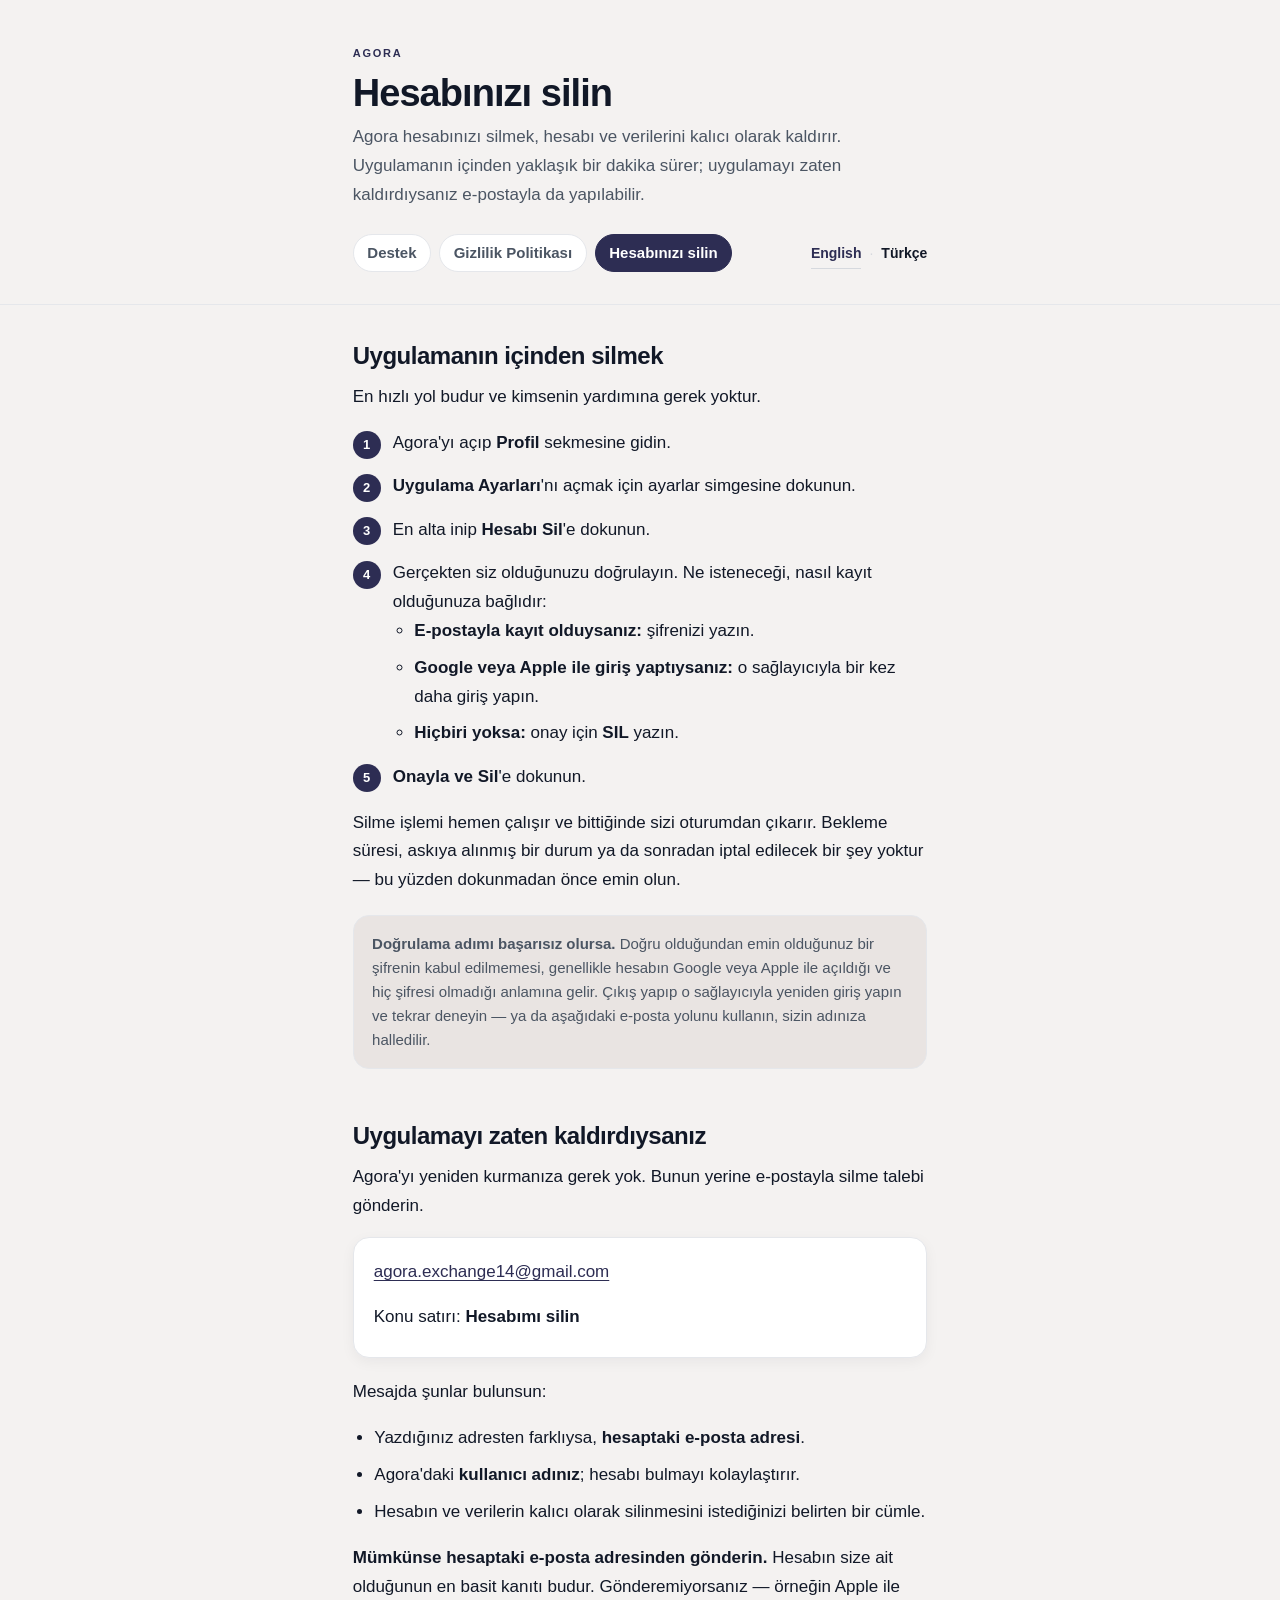
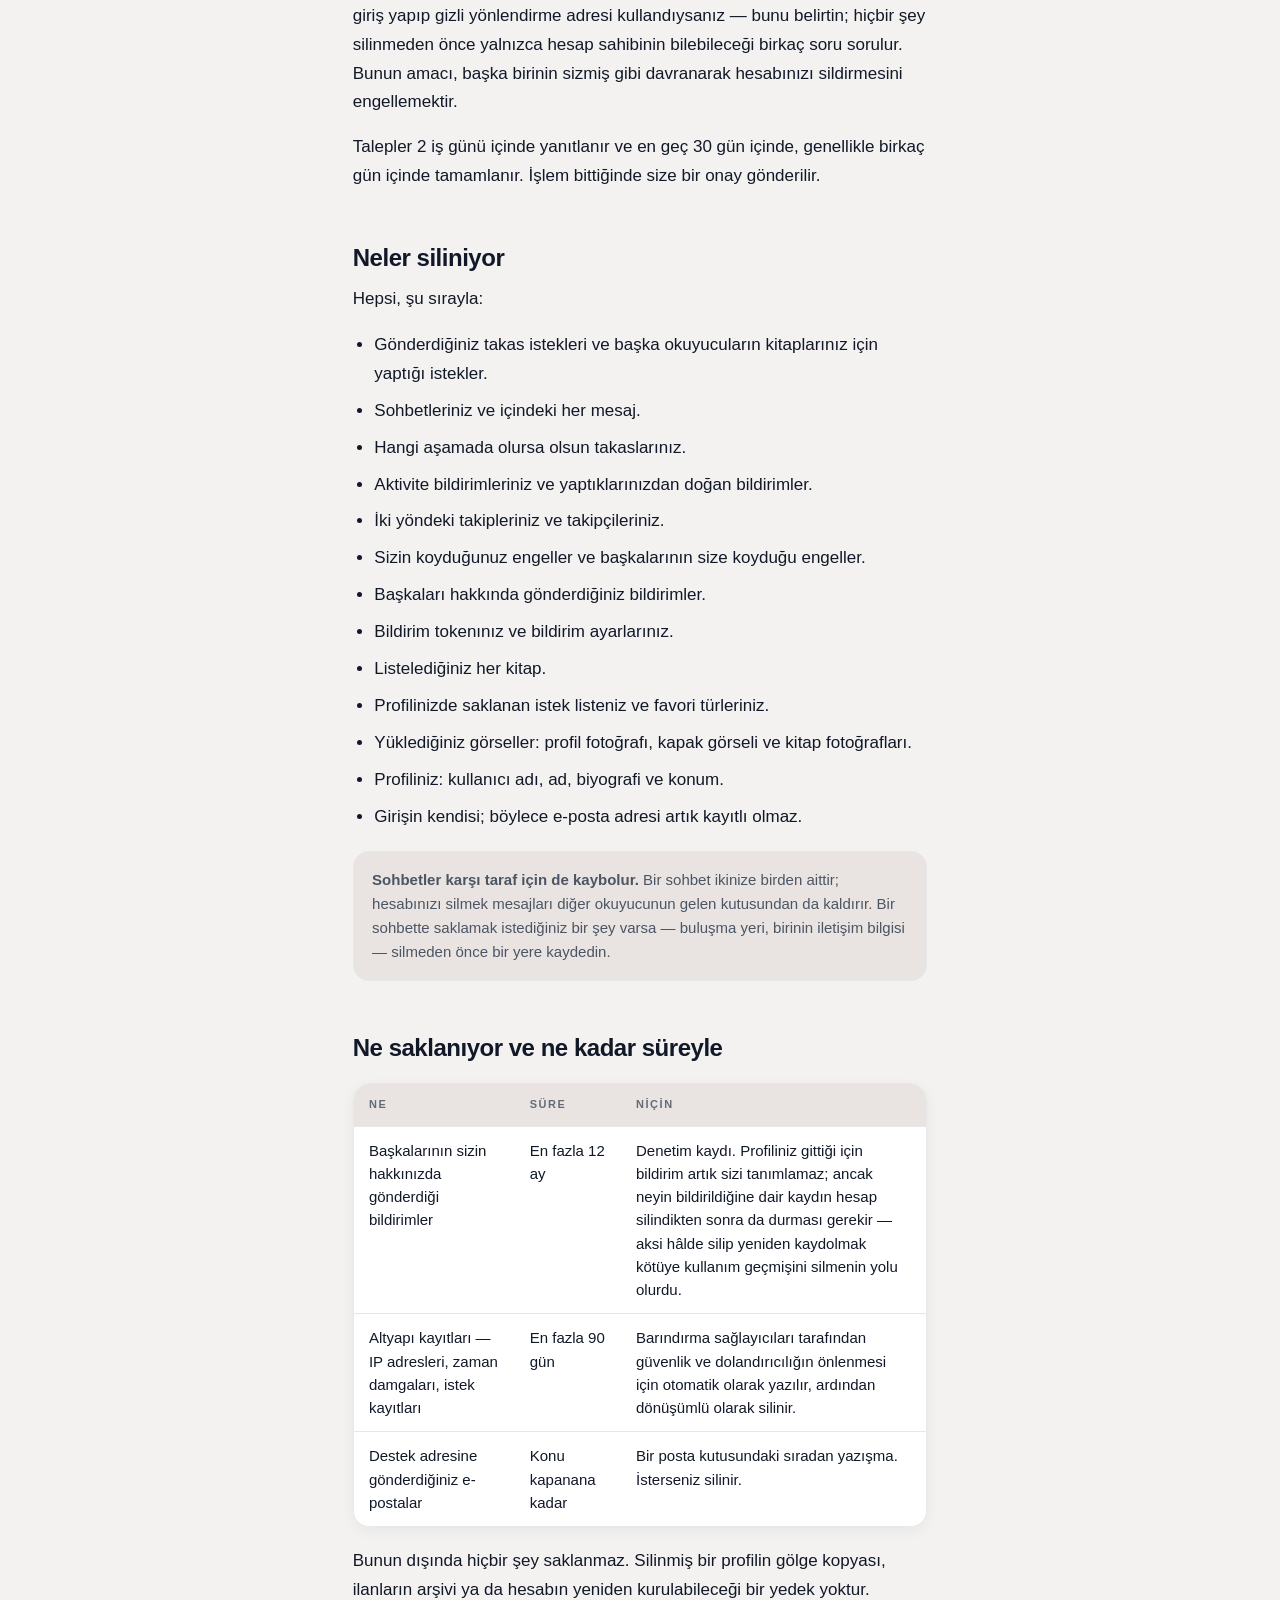
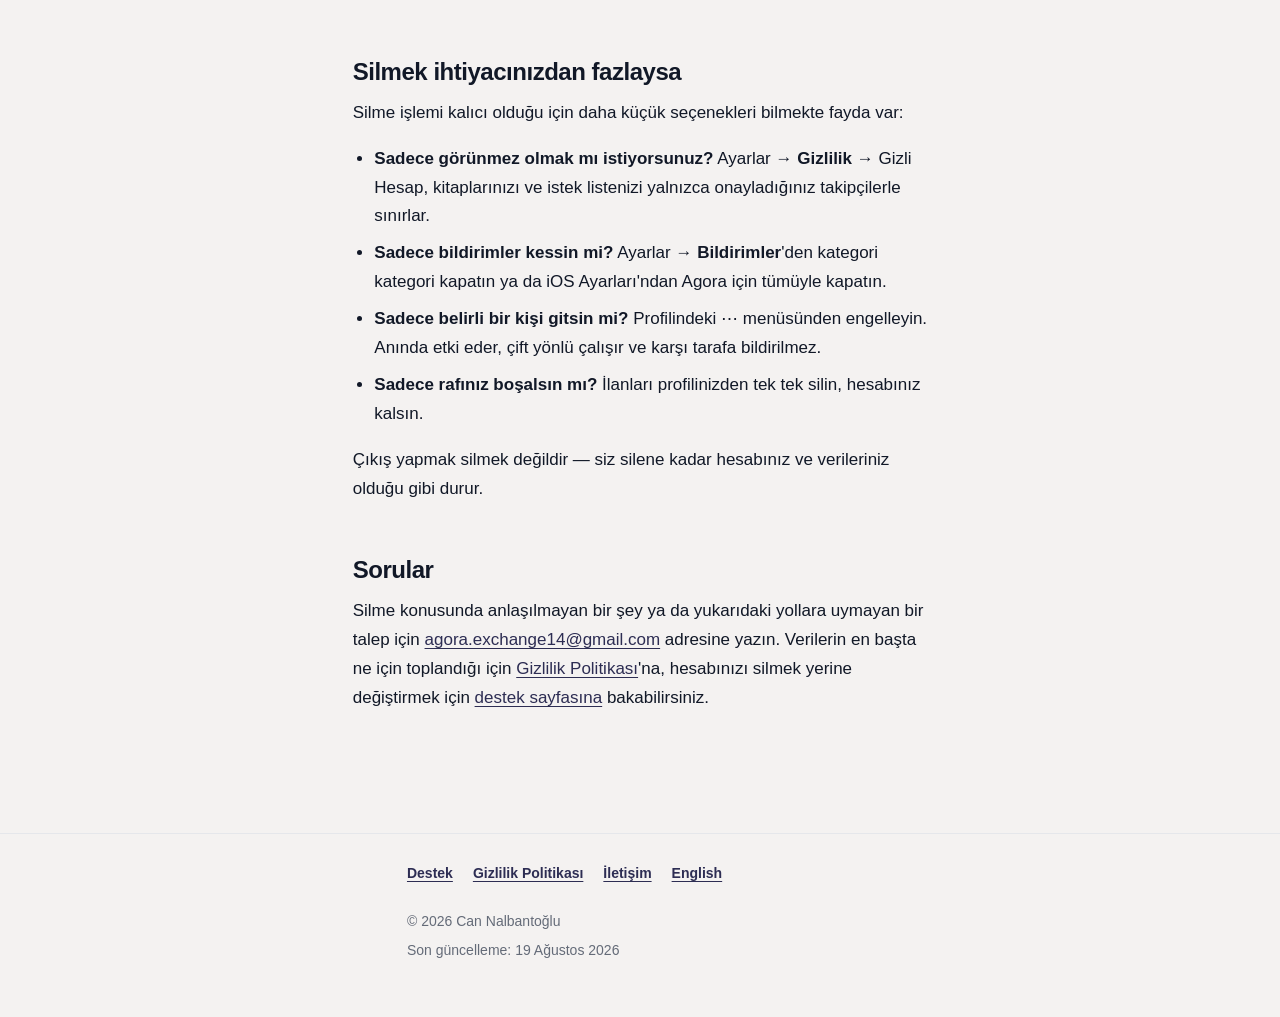
<file: tr/delete-account.html>
<!doctype html>
<html lang="tr">
<head>
<meta charset="utf-8">
<meta name="viewport" content="width=device-width, initial-scale=1">
<meta name="description" content="Agora hesabınızı ve tüm verilerinizi nasıl silersiniz: uygulama içinden ya da uygulamayı kaldırdıysanız e-postayla. Neyin silindiği, neyin ne kadar süre saklandığı.">
<meta name="theme-color" content="#fbf6ec" media="(prefers-color-scheme: light)">
<meta name="theme-color" content="#15120e" media="(prefers-color-scheme: dark)">
<title>Agora — Hesabınızı silin</title>
<link rel="stylesheet" href="../style.css">
<link rel="alternate" hreflang="en" href="../delete-account.html">
<link rel="alternate" hreflang="tr" href="delete-account.html">
</head>
<body>

<a class="skip-link" href="#main">İçeriğe geç</a>

<header class="masthead">
  <div class="wrap">
    <p class="eyebrow">Agora</p>
    <h1>Hesabınızı silin</h1>
    <p class="lede">
      Agora hesabınızı silmek, hesabı ve verilerini kalıcı olarak kaldırır.
      Uygulamanın içinden yaklaşık bir dakika sürer; uygulamayı zaten
      kaldırdıysanız e-postayla da yapılabilir.
    </p>
    <div class="navrow">
      <nav class="sitenav" aria-label="Site">
        <ul>
          <li><a href="./">Destek</a></li>
          <li><a href="privacy.html">Gizlilik Politikası</a></li>
          <li><a href="delete-account.html" aria-current="page">Hesabınızı silin</a></li>
        </ul>
      </nav>
      <p class="langswitch">
        <a href="../delete-account.html" hreflang="en" lang="en">English</a>
        <span class="sep" aria-hidden="true">·</span>
        <span class="current" aria-current="true">Türkçe</span>
      </p>
    </div>
  </div>
</header>

<main id="main">
  <div class="wrap">

    <section id="in-app" aria-labelledby="in-app-heading">
      <h2 id="in-app-heading">Uygulamanın içinden silmek</h2>

      <p>En hızlı yol budur ve kimsenin yardımına gerek yoktur.</p>

      <ol class="steps">
        <li>Agora'yı açıp <strong>Profil</strong> sekmesine gidin.</li>
        <li><strong>Uygulama Ayarları</strong>'nı açmak için ayarlar simgesine dokunun.</li>
        <li>En alta inip <strong>Hesabı Sil</strong>'e dokunun.</li>
        <li>
          Gerçekten siz olduğunuzu doğrulayın. Ne isteneceği, nasıl kayıt
          olduğunuza bağlıdır:
          <ul>
            <li><strong>E-postayla kayıt olduysanız:</strong> şifrenizi yazın.</li>
            <li><strong>Google veya Apple ile giriş yaptıysanız:</strong> o sağlayıcıyla bir kez daha giriş yapın.</li>
            <li><strong>Hiçbiri yoksa:</strong> onay için <strong>SIL</strong> yazın.</li>
          </ul>
        </li>
        <li><strong>Onayla ve Sil</strong>'e dokunun.</li>
      </ol>

      <p>
        Silme işlemi hemen çalışır ve bittiğinde sizi oturumdan çıkarır. Bekleme
        süresi, askıya alınmış bir durum ya da sonradan iptal edilecek bir şey
        yoktur — bu yüzden dokunmadan önce emin olun.
      </p>

      <div class="note">
        <p>
          <strong>Doğrulama adımı başarısız olursa.</strong> Doğru olduğundan
          emin olduğunuz bir şifrenin kabul edilmemesi, genellikle hesabın
          Google veya Apple ile açıldığı ve hiç şifresi olmadığı anlamına gelir.
          Çıkış yapıp o sağlayıcıyla yeniden giriş yapın ve tekrar deneyin — ya
          da aşağıdaki e-posta yolunu kullanın, sizin adınıza halledilir.
        </p>
      </div>
    </section>

    <section id="by-email" aria-labelledby="by-email-heading">
      <h2 id="by-email-heading">Uygulamayı zaten kaldırdıysanız</h2>

      <p>
        Agora'yı yeniden kurmanıza gerek yok. Bunun yerine e-postayla silme
        talebi gönderin.
      </p>

      <div class="contact">
        <p class="address">
          <a href="mailto:agora.exchange14@gmail.com?subject=Hesab%C4%B1m%C4%B1%20silin">agora.exchange14@gmail.com</a>
        </p>
        <p>Konu satırı: <strong>Hesabımı silin</strong></p>
      </div>

      <p>Mesajda şunlar bulunsun:</p>
      <ul>
        <li>Yazdığınız adresten farklıysa, <strong>hesaptaki e-posta adresi</strong>.</li>
        <li>Agora'daki <strong>kullanıcı adınız</strong>; hesabı bulmayı kolaylaştırır.</li>
        <li>Hesabın ve verilerin kalıcı olarak silinmesini istediğinizi belirten bir cümle.</li>
      </ul>

      <p>
        <strong>Mümkünse hesaptaki e-posta adresinden gönderin.</strong> Hesabın
        size ait olduğunun en basit kanıtı budur. Gönderemiyorsanız — örneğin
        Apple ile giriş yapıp gizli yönlendirme adresi kullandıysanız — bunu
        belirtin; hiçbir şey silinmeden önce yalnızca hesap sahibinin
        bilebileceği birkaç soru sorulur. Bunun amacı, başka birinin sizmiş gibi
        davranarak hesabınızı sildirmesini engellemektir.
      </p>

      <p>
        Talepler 2 iş günü içinde yanıtlanır ve en geç 30 gün içinde, genellikle
        birkaç gün içinde tamamlanır. İşlem bittiğinde size bir onay gönderilir.
      </p>
    </section>

    <section id="what-is-deleted" aria-labelledby="what-is-deleted-heading">
      <h2 id="what-is-deleted-heading">Neler siliniyor</h2>

      <p>Hepsi, şu sırayla:</p>

      <ul>
        <li>Gönderdiğiniz takas istekleri ve başka okuyucuların kitaplarınız için yaptığı istekler.</li>
        <li>Sohbetleriniz ve içindeki her mesaj.</li>
        <li>Hangi aşamada olursa olsun takaslarınız.</li>
        <li>Aktivite bildirimleriniz ve yaptıklarınızdan doğan bildirimler.</li>
        <li>İki yöndeki takipleriniz ve takipçileriniz.</li>
        <li>Sizin koyduğunuz engeller ve başkalarının size koyduğu engeller.</li>
        <li>Başkaları hakkında gönderdiğiniz bildirimler.</li>
        <li>Bildirim tokenınız ve bildirim ayarlarınız.</li>
        <li>Listelediğiniz her kitap.</li>
        <li>Profilinizde saklanan istek listeniz ve favori türleriniz.</li>
        <li>Yüklediğiniz görseller: profil fotoğrafı, kapak görseli ve kitap fotoğrafları.</li>
        <li>Profiliniz: kullanıcı adı, ad, biyografi ve konum.</li>
        <li>Girişin kendisi; böylece e-posta adresi artık kayıtlı olmaz.</li>
      </ul>

      <div class="note">
        <p>
          <strong>Sohbetler karşı taraf için de kaybolur.</strong> Bir sohbet
          ikinize birden aittir; hesabınızı silmek mesajları diğer okuyucunun
          gelen kutusundan da kaldırır. Bir sohbette saklamak istediğiniz bir
          şey varsa — buluşma yeri, birinin iletişim bilgisi — silmeden önce bir
          yere kaydedin.
        </p>
      </div>
    </section>

    <section id="what-is-kept" aria-labelledby="what-is-kept-heading">
      <h2 id="what-is-kept-heading">Ne saklanıyor ve ne kadar süreyle</h2>

      <!-- REVIEW THIS (mirrors delete-account.html): the two retention windows
           below (12 months, 90 days) are policy decisions, not enforced by
           code. Keep them identical in all four pages that state them. -->

      <div class="table-scroll">
        <table>
          <thead>
            <tr>
              <th scope="col">Ne</th>
              <th scope="col">Süre</th>
              <th scope="col">Niçin</th>
            </tr>
          </thead>
          <tbody>
            <tr>
              <td>Başkalarının sizin hakkınızda gönderdiği bildirimler</td>
              <td>En fazla 12 ay</td>
              <td>Denetim kaydı. Profiliniz gittiği için bildirim artık sizi tanımlamaz; ancak neyin bildirildiğine dair kaydın hesap silindikten sonra da durması gerekir — aksi hâlde silip yeniden kaydolmak kötüye kullanım geçmişini silmenin yolu olurdu.</td>
            </tr>
            <tr>
              <td>Altyapı kayıtları — IP adresleri, zaman damgaları, istek kayıtları</td>
              <td>En fazla 90 gün</td>
              <td>Barındırma sağlayıcıları tarafından güvenlik ve dolandırıcılığın önlenmesi için otomatik olarak yazılır, ardından dönüşümlü olarak silinir.</td>
            </tr>
            <tr>
              <td>Destek adresine gönderdiğiniz e-postalar</td>
              <td>Konu kapanana kadar</td>
              <td>Bir posta kutusundaki sıradan yazışma. İsterseniz silinir.</td>
            </tr>
          </tbody>
        </table>
      </div>

      <p>
        Bunun dışında hiçbir şey saklanmaz. Silinmiş bir profilin gölge kopyası,
        ilanların arşivi ya da hesabın yeniden kurulabileceği bir yedek yoktur.
      </p>
    </section>

    <section id="alternatives" aria-labelledby="alternatives-heading">
      <h2 id="alternatives-heading">Silmek ihtiyacınızdan fazlaysa</h2>
      <p>Silme işlemi kalıcı olduğu için daha küçük seçenekleri bilmekte fayda var:</p>
      <ul>
        <li>
          <strong>Sadece görünmez olmak mı istiyorsunuz?</strong> Ayarlar →
          <strong>Gizlilik</strong> → Gizli Hesap, kitaplarınızı ve istek
          listenizi yalnızca onayladığınız takipçilerle sınırlar.
        </li>
        <li>
          <strong>Sadece bildirimler kessin mi?</strong> Ayarlar →
          <strong>Bildirimler</strong>'den kategori kategori kapatın ya da iOS
          Ayarları'ndan Agora için tümüyle kapatın.
        </li>
        <li>
          <strong>Sadece belirli bir kişi gitsin mi?</strong> Profilindeki
          <span aria-hidden="true">⋯</span> menüsünden engelleyin. Anında etki
          eder, çift yönlü çalışır ve karşı tarafa bildirilmez.
        </li>
        <li>
          <strong>Sadece rafınız boşalsın mı?</strong> İlanları profilinizden
          tek tek silin, hesabınız kalsın.
        </li>
      </ul>
      <p>
        Çıkış yapmak silmek değildir — siz silene kadar hesabınız ve verileriniz
        olduğu gibi durur.
      </p>
    </section>

    <section id="questions" aria-labelledby="questions-heading">
      <h2 id="questions-heading">Sorular</h2>
      <p>
        Silme konusunda anlaşılmayan bir şey ya da yukarıdaki yollara uymayan
        bir talep için
        <a href="mailto:agora.exchange14@gmail.com?subject=Hesap%20silme%20sorusu">agora.exchange14@gmail.com</a>
        adresine yazın. Verilerin en başta ne için toplandığı için
        <a href="privacy.html">Gizlilik Politikası</a>'na, hesabınızı silmek
        yerine değiştirmek için
        <a href="./#account-changes">destek sayfasına</a> bakabilirsiniz.
      </p>
    </section>

  </div>
</main>

<footer class="sitefooter">
  <div class="wrap">
    <nav aria-label="Alt bilgi">
      <ul>
        <li><a href="./">Destek</a></li>
        <li><a href="privacy.html">Gizlilik Politikası</a></li>
        <li><a href="mailto:agora.exchange14@gmail.com">İletişim</a></li>
        <li><a href="../delete-account.html" hreflang="en" lang="en">English</a></li>
      </ul>
    </nav>
    <p>© 2026 Can Nalbantoğlu</p>
    <p>Son güncelleme: 19 Ağustos 2026</p>
  </div>
</footer>

</body>
</html>
</file>
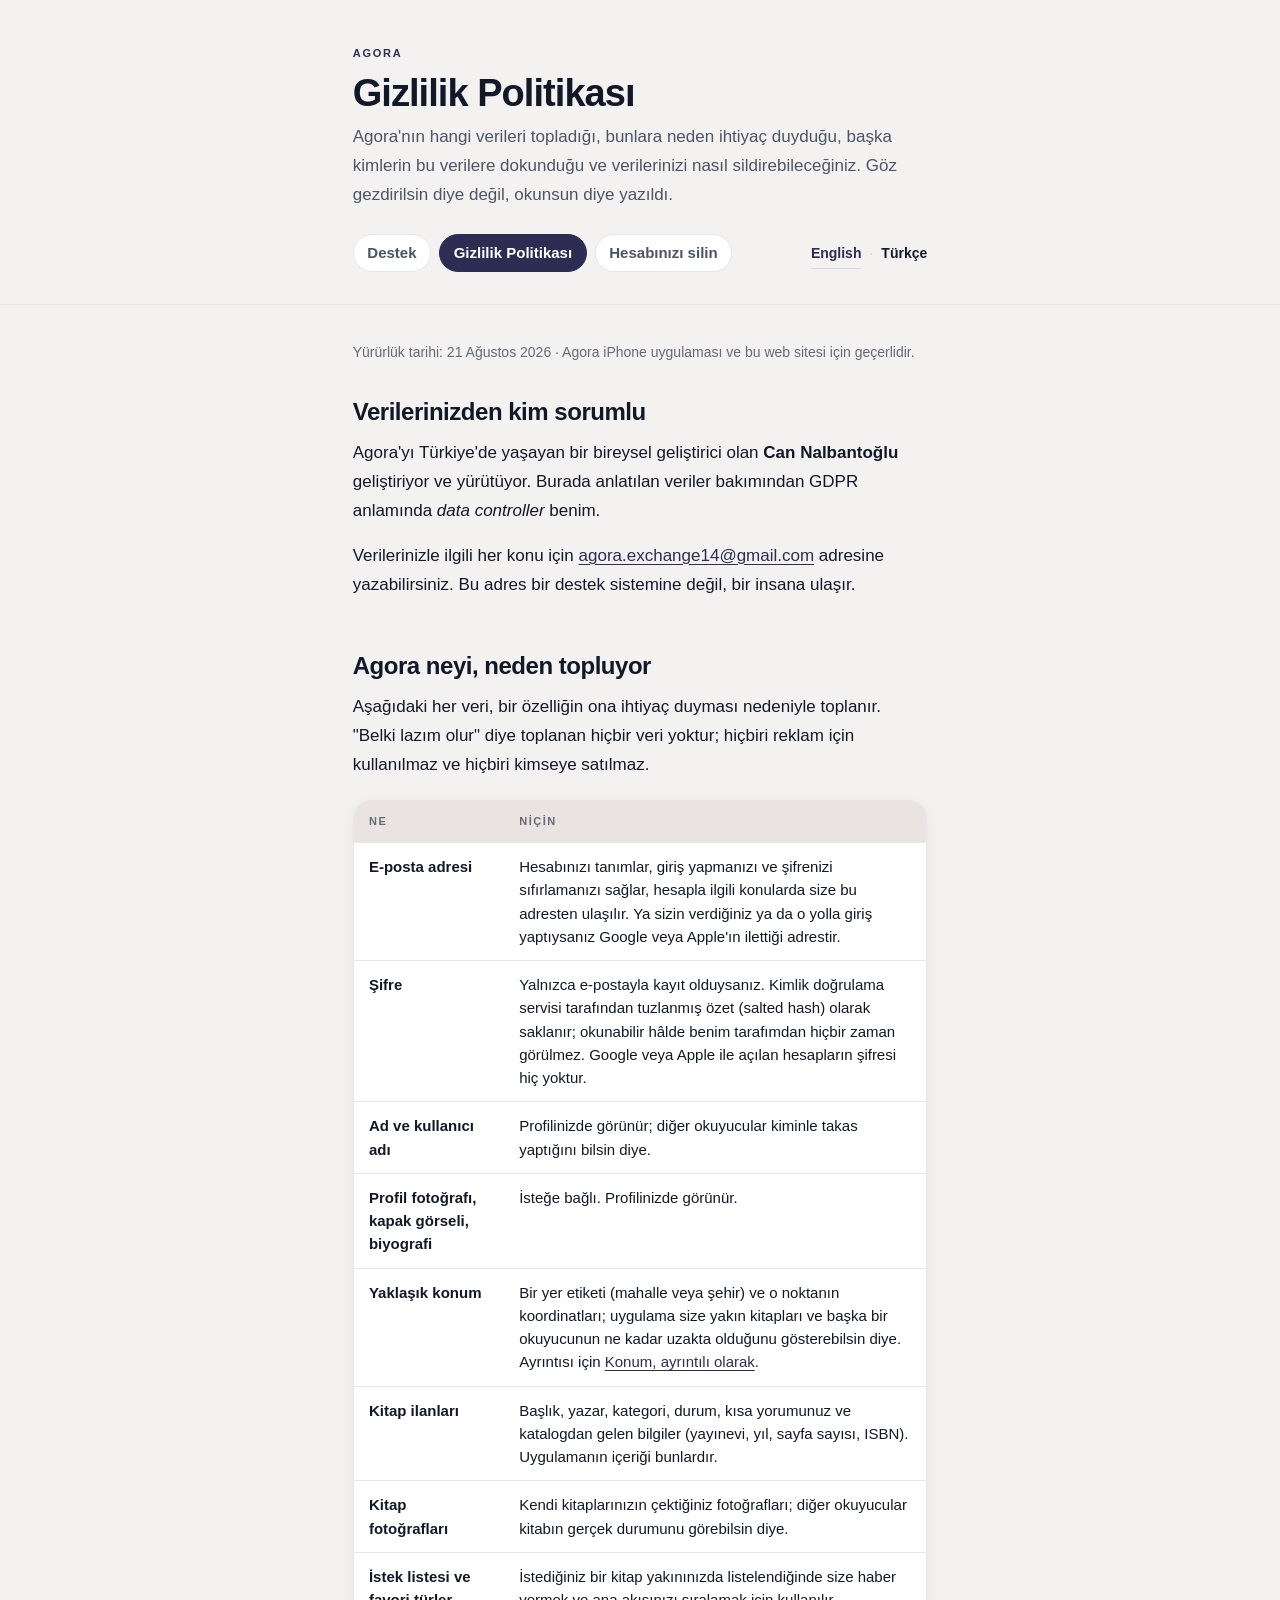
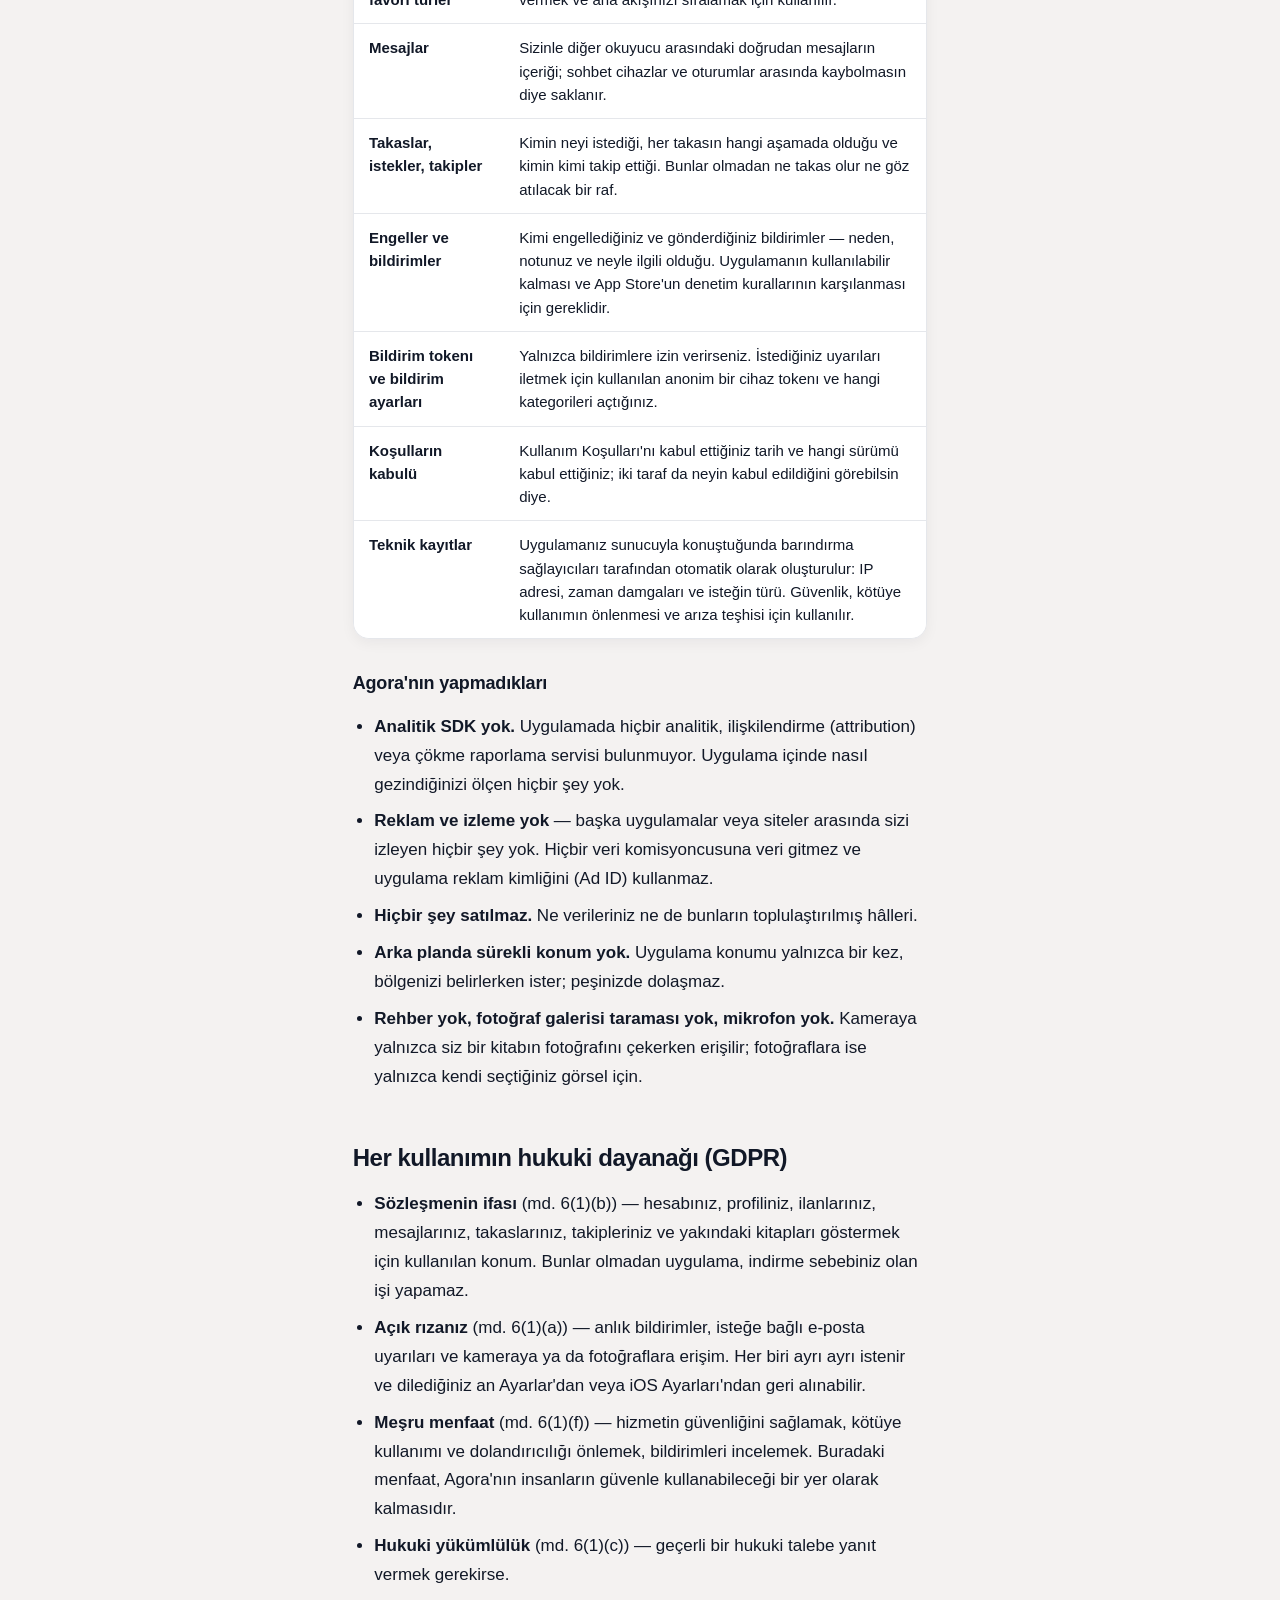
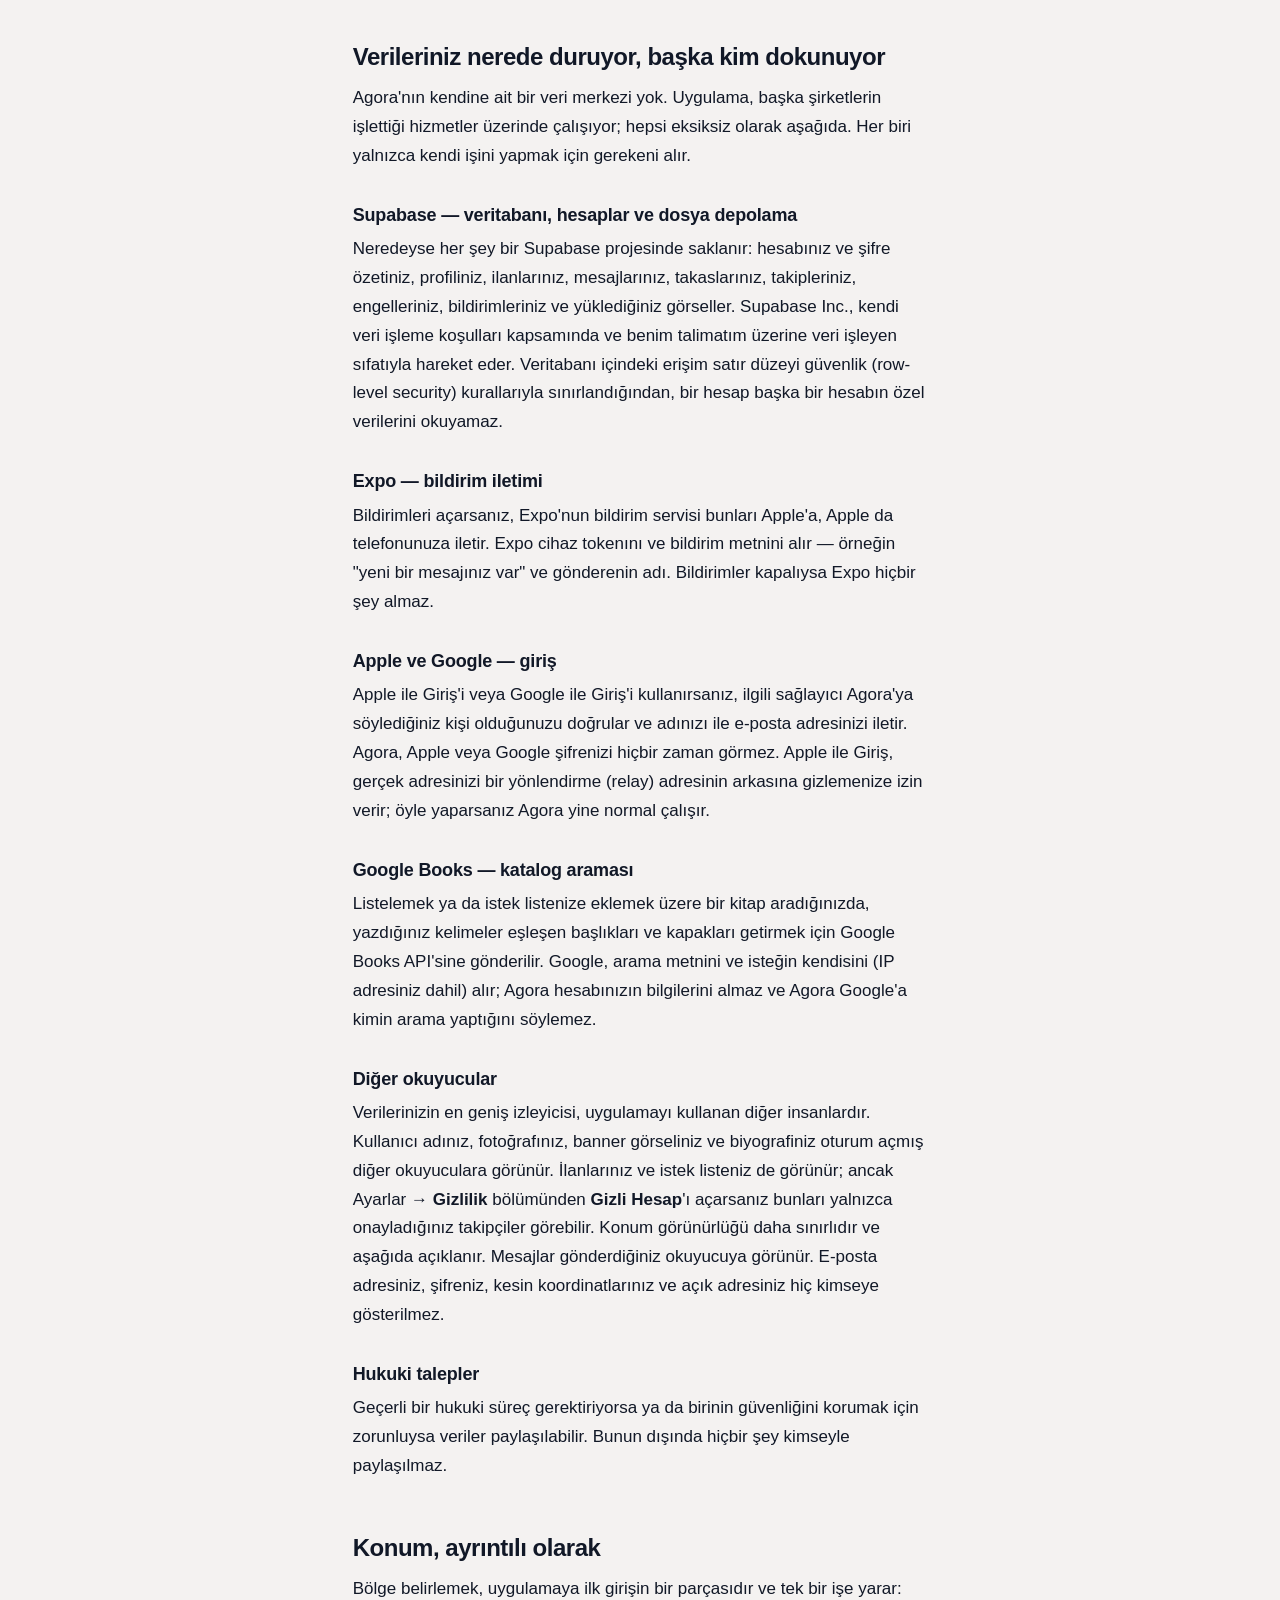
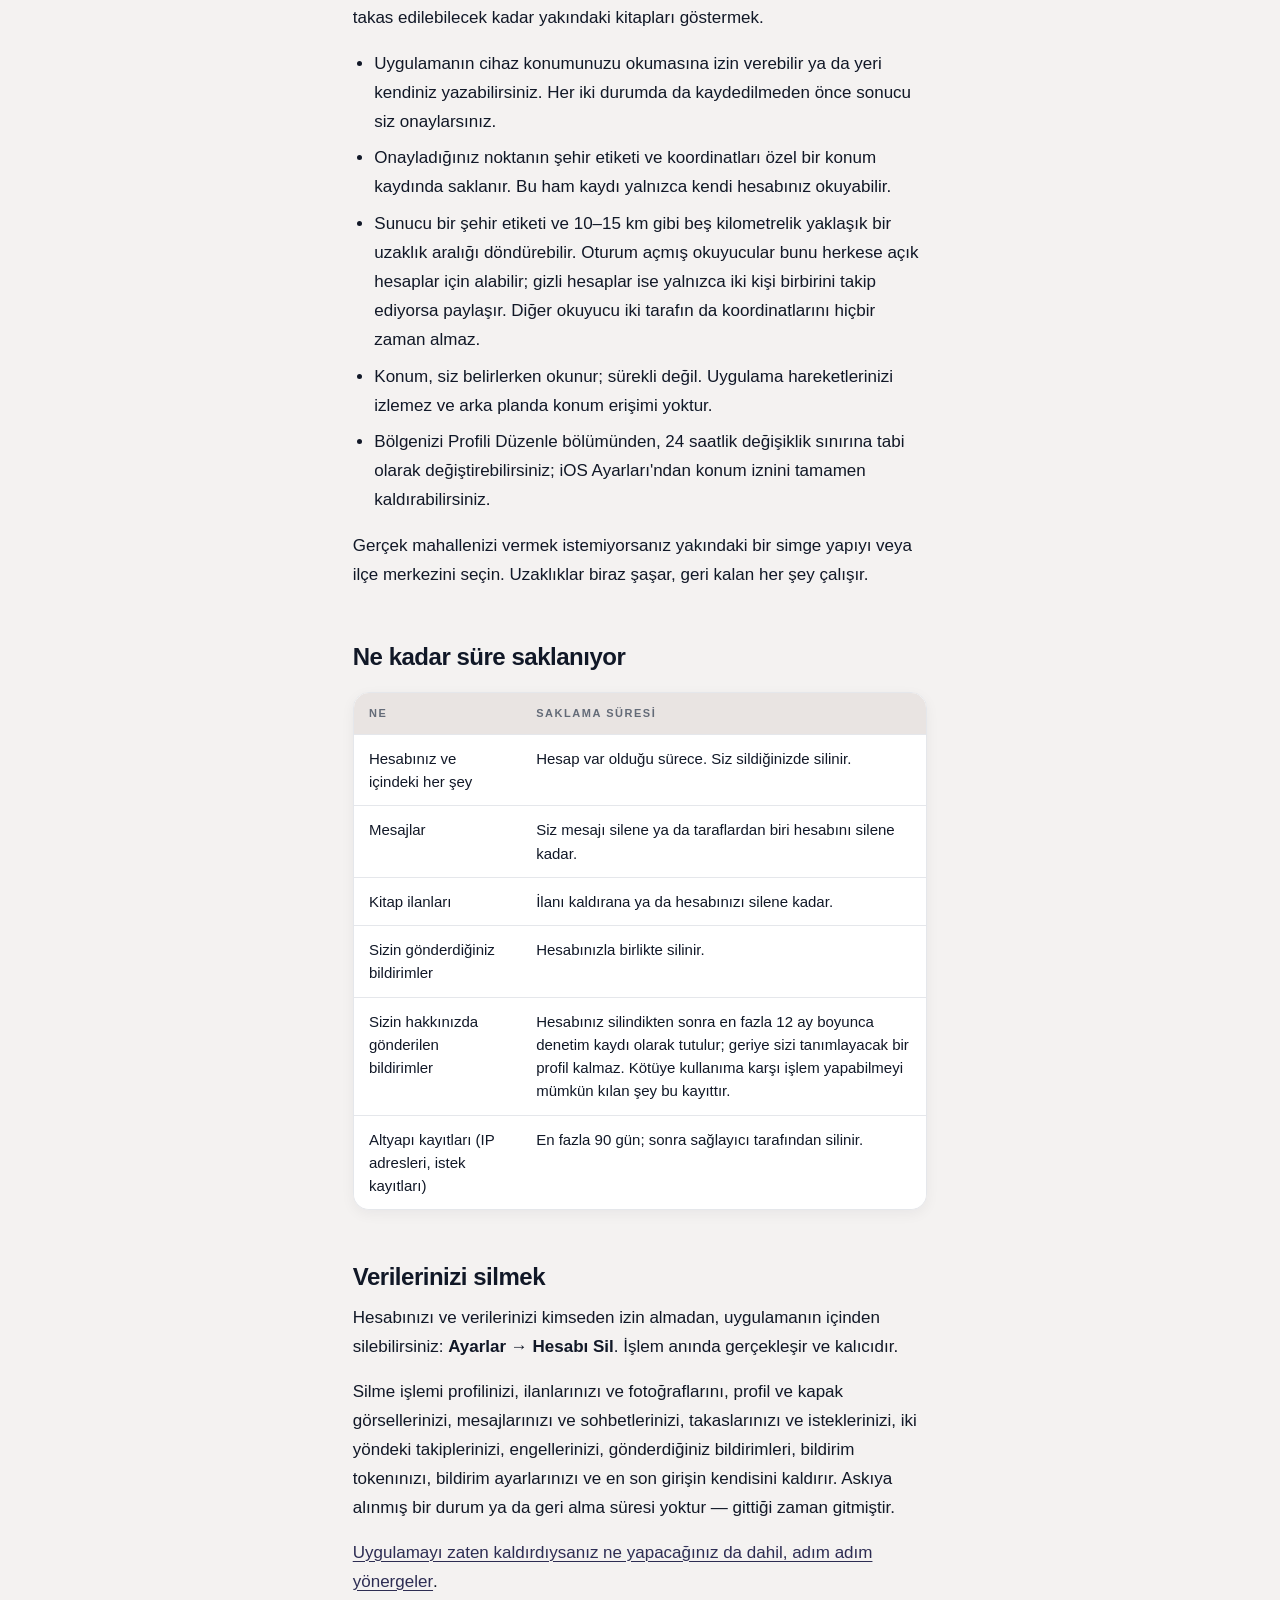
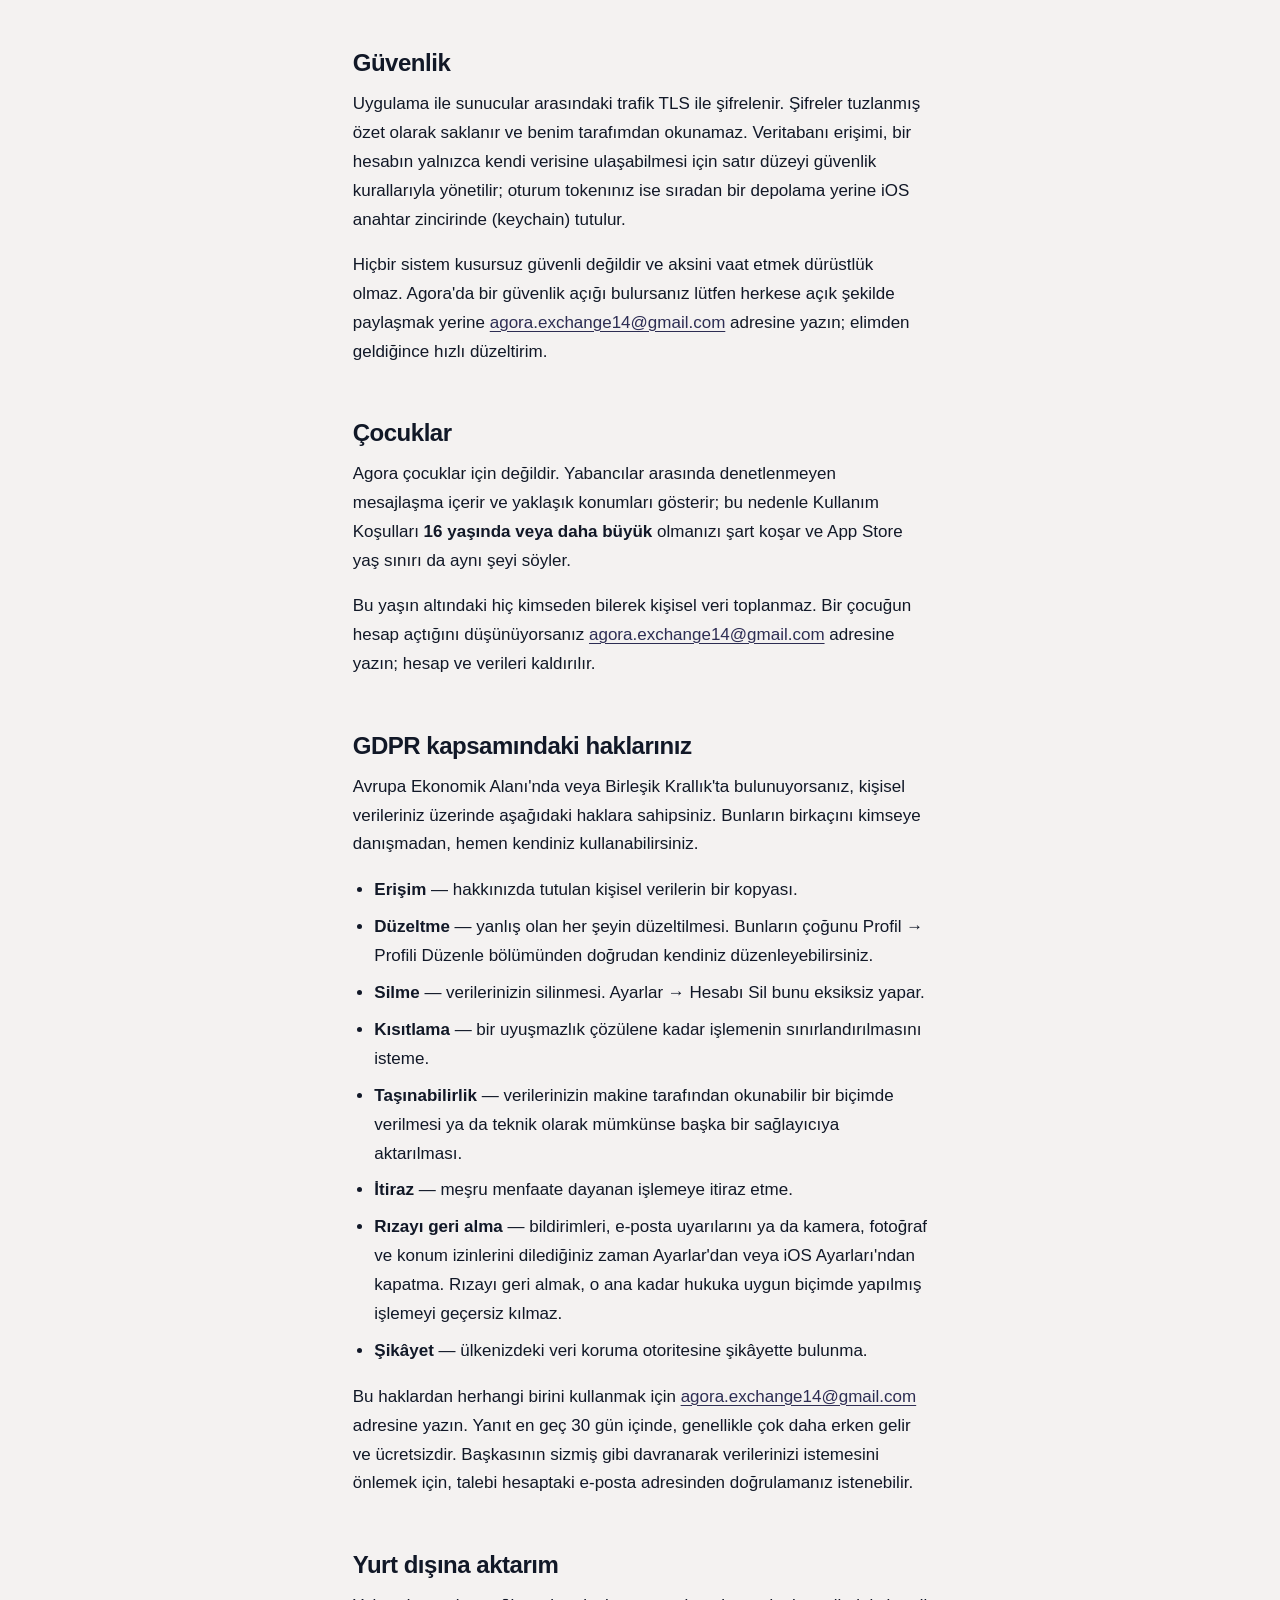
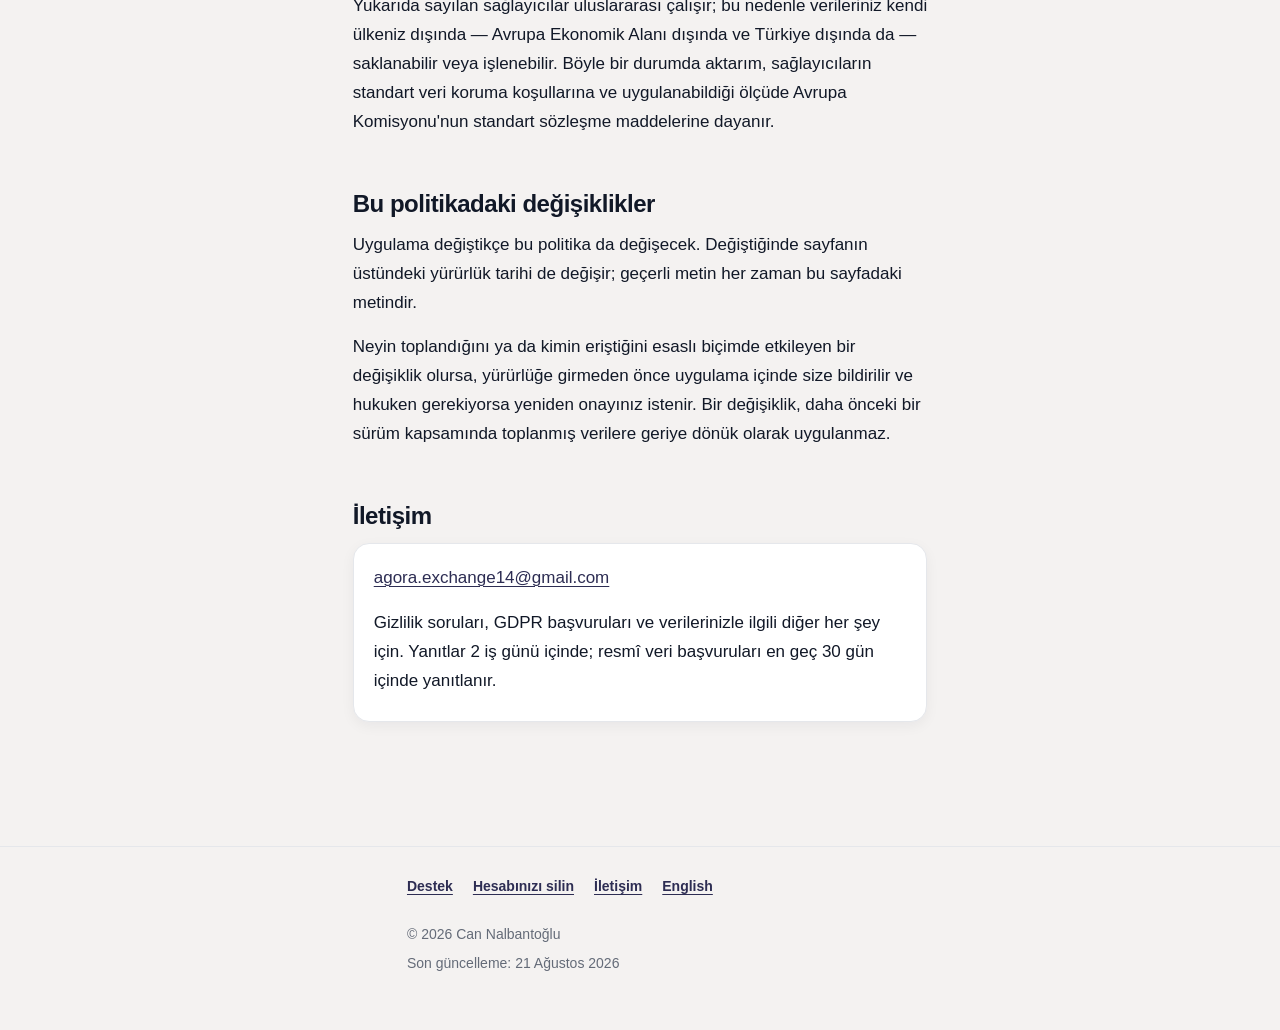
<file: tr/privacy.html>
<!doctype html>
<html lang="tr">
<head>
<meta charset="utf-8">
<meta name="viewport" content="width=device-width, initial-scale=1">
<meta name="description" content="Agora'nın gizlilik politikası: hangi verilerin toplandığı, neden toplandığı, kimlerin işlediği, ne kadar süre saklandığı ve nasıl sildirileceği. GDPR haklarını içerir.">
<meta name="theme-color" content="#fbf6ec" media="(prefers-color-scheme: light)">
<meta name="theme-color" content="#15120e" media="(prefers-color-scheme: dark)">
<title>Agora — Gizlilik Politikası</title>
<link rel="stylesheet" href="../style.css">
<link rel="alternate" hreflang="en" href="../privacy.html">
<link rel="alternate" hreflang="tr" href="privacy.html">
</head>
<body>

<a class="skip-link" href="#main">İçeriğe geç</a>

<header class="masthead">
  <div class="wrap">
    <p class="eyebrow">Agora</p>
    <h1>Gizlilik Politikası</h1>
    <p class="lede">
      Agora'nın hangi verileri topladığı, bunlara neden ihtiyaç duyduğu, başka
      kimlerin bu verilere dokunduğu ve verilerinizi nasıl sildirebileceğiniz.
      Göz gezdirilsin diye değil, okunsun diye yazıldı.
    </p>
    <div class="navrow">
      <nav class="sitenav" aria-label="Site">
        <ul>
          <li><a href="./">Destek</a></li>
          <li><a href="privacy.html" aria-current="page">Gizlilik Politikası</a></li>
          <li><a href="delete-account.html">Hesabınızı silin</a></li>
        </ul>
      </nav>
      <p class="langswitch">
        <a href="../privacy.html" hreflang="en" lang="en">English</a>
        <span class="sep" aria-hidden="true">·</span>
        <span class="current" aria-current="true">Türkçe</span>
      </p>
    </div>
  </div>
</header>

<main id="main">
  <div class="wrap">

    <p class="meta">
      Yürürlük tarihi: 21 Ağustos 2026 · Agora iPhone uygulaması ve bu web sitesi için geçerlidir.
    </p>

    <section id="who-we-are" aria-labelledby="who-we-are-heading">
      <h2 id="who-we-are-heading">Verilerinizden kim sorumlu</h2>
      <!-- REVIEW THIS (mirrors privacy.html): written as an individual
           developer. If Agora is registered as a company, or if you are legally
           required to publish a trade address, replace this paragraph here AND
           in the English page. -->
      <p>
        Agora'yı Türkiye'de yaşayan bir bireysel geliştirici olan
        <strong>Can Nalbantoğlu</strong> geliştiriyor ve yürütüyor. Burada
        anlatılan veriler bakımından GDPR anlamında
        <em>data controller</em> benim.
      </p>
      <p>
        Verilerinizle ilgili her konu için
        <a href="mailto:agora.exchange14@gmail.com?subject=Gizlilik%20talebi">agora.exchange14@gmail.com</a>
        adresine yazabilirsiniz. Bu adres bir destek sistemine değil, bir insana
        ulaşır.
      </p>
    </section>

    <section id="what-we-collect" aria-labelledby="what-we-collect-heading">
      <h2 id="what-we-collect-heading">Agora neyi, neden topluyor</h2>

      <p>
        Aşağıdaki her veri, bir özelliğin ona ihtiyaç duyması nedeniyle
        toplanır. "Belki lazım olur" diye toplanan hiçbir veri yoktur; hiçbiri
        reklam için kullanılmaz ve hiçbiri kimseye satılmaz.
      </p>

      <div class="table-scroll">
        <table>
          <thead>
            <tr>
              <th scope="col">Ne</th>
              <th scope="col">Niçin</th>
            </tr>
          </thead>
          <tbody>
            <tr>
              <td><strong>E-posta adresi</strong></td>
              <td>Hesabınızı tanımlar, giriş yapmanızı ve şifrenizi sıfırlamanızı sağlar, hesapla ilgili konularda size bu adresten ulaşılır. Ya sizin verdiğiniz ya da o yolla giriş yaptıysanız Google veya Apple'ın ilettiği adrestir.</td>
            </tr>
            <tr>
              <td><strong>Şifre</strong></td>
              <td>Yalnızca e-postayla kayıt olduysanız. Kimlik doğrulama servisi tarafından tuzlanmış özet (salted hash) olarak saklanır; okunabilir hâlde benim tarafımdan hiçbir zaman görülmez. Google veya Apple ile açılan hesapların şifresi hiç yoktur.</td>
            </tr>
            <tr>
              <td><strong>Ad ve kullanıcı adı</strong></td>
              <td>Profilinizde görünür; diğer okuyucular kiminle takas yaptığını bilsin diye.</td>
            </tr>
            <tr>
              <td><strong>Profil fotoğrafı, kapak görseli, biyografi</strong></td>
              <td>İsteğe bağlı. Profilinizde görünür.</td>
            </tr>
            <tr>
              <td><strong>Yaklaşık konum</strong></td>
              <td>Bir yer etiketi (mahalle veya şehir) ve o noktanın koordinatları; uygulama size yakın kitapları ve başka bir okuyucunun ne kadar uzakta olduğunu gösterebilsin diye. Ayrıntısı için <a href="#location">Konum, ayrıntılı olarak</a>.</td>
            </tr>
            <tr>
              <td><strong>Kitap ilanları</strong></td>
              <td>Başlık, yazar, kategori, durum, kısa yorumunuz ve katalogdan gelen bilgiler (yayınevi, yıl, sayfa sayısı, ISBN). Uygulamanın içeriği bunlardır.</td>
            </tr>
            <tr>
              <td><strong>Kitap fotoğrafları</strong></td>
              <td>Kendi kitaplarınızın çektiğiniz fotoğrafları; diğer okuyucular kitabın gerçek durumunu görebilsin diye.</td>
            </tr>
            <tr>
              <td><strong>İstek listesi ve favori türler</strong></td>
              <td>İstediğiniz bir kitap yakınınızda listelendiğinde size haber vermek ve ana akışınızı sıralamak için kullanılır.</td>
            </tr>
            <tr>
              <td><strong>Mesajlar</strong></td>
              <td>Sizinle diğer okuyucu arasındaki doğrudan mesajların içeriği; sohbet cihazlar ve oturumlar arasında kaybolmasın diye saklanır.</td>
            </tr>
            <tr>
              <td><strong>Takaslar, istekler, takipler</strong></td>
              <td>Kimin neyi istediği, her takasın hangi aşamada olduğu ve kimin kimi takip ettiği. Bunlar olmadan ne takas olur ne göz atılacak bir raf.</td>
            </tr>
            <tr>
              <td><strong>Engeller ve bildirimler</strong></td>
              <td>Kimi engellediğiniz ve gönderdiğiniz bildirimler — neden, notunuz ve neyle ilgili olduğu. Uygulamanın kullanılabilir kalması ve App Store'un denetim kurallarının karşılanması için gereklidir.</td>
            </tr>
            <tr>
              <td><strong>Bildirim tokenı ve bildirim ayarları</strong></td>
              <td>Yalnızca bildirimlere izin verirseniz. İstediğiniz uyarıları iletmek için kullanılan anonim bir cihaz tokenı ve hangi kategorileri açtığınız.</td>
            </tr>
            <tr>
              <td><strong>Koşulların kabulü</strong></td>
              <td>Kullanım Koşulları'nı kabul ettiğiniz tarih ve hangi sürümü kabul ettiğiniz; iki taraf da neyin kabul edildiğini görebilsin diye.</td>
            </tr>
            <tr>
              <td><strong>Teknik kayıtlar</strong></td>
              <td>Uygulamanız sunucuyla konuştuğunda barındırma sağlayıcıları tarafından otomatik olarak oluşturulur: IP adresi, zaman damgaları ve isteğin türü. Güvenlik, kötüye kullanımın önlenmesi ve arıza teşhisi için kullanılır.</td>
            </tr>
          </tbody>
        </table>
      </div>

      <h3 id="what-we-dont">Agora'nın yapmadıkları</h3>
      <ul>
        <li><strong>Analitik SDK yok.</strong> Uygulamada hiçbir analitik, ilişkilendirme (attribution) veya çökme raporlama servisi bulunmuyor. Uygulama içinde nasıl gezindiğinizi ölçen hiçbir şey yok.</li>
        <li><strong>Reklam ve izleme yok</strong> — başka uygulamalar veya siteler arasında sizi izleyen hiçbir şey yok. Hiçbir veri komisyoncusuna veri gitmez ve uygulama reklam kimliğini (Ad ID) kullanmaz.</li>
        <li><strong>Hiçbir şey satılmaz.</strong> Ne verileriniz ne de bunların toplulaştırılmış hâlleri.</li>
        <li><strong>Arka planda sürekli konum yok.</strong> Uygulama konumu yalnızca bir kez, bölgenizi belirlerken ister; peşinizde dolaşmaz.</li>
        <li><strong>Rehber yok, fotoğraf galerisi taraması yok, mikrofon yok.</strong> Kameraya yalnızca siz bir kitabın fotoğrafını çekerken erişilir; fotoğraflara ise yalnızca kendi seçtiğiniz görsel için.</li>
      </ul>
    </section>

    <section id="legal-bases" aria-labelledby="legal-bases-heading">
      <h2 id="legal-bases-heading">Her kullanımın hukuki dayanağı (GDPR)</h2>
      <!-- REVIEW THIS (mirrors privacy.html): this mapping of purposes to GDPR
           Article 6 bases is not lawyer-reviewed. Keep both language versions
           identical if you change it. -->
      <ul>
        <li>
          <strong>Sözleşmenin ifası</strong> (md. 6(1)(b)) — hesabınız,
          profiliniz, ilanlarınız, mesajlarınız, takaslarınız, takipleriniz ve
          yakındaki kitapları göstermek için kullanılan konum. Bunlar olmadan
          uygulama, indirme sebebiniz olan işi yapamaz.
        </li>
        <li>
          <strong>Açık rızanız</strong> (md. 6(1)(a)) — anlık bildirimler,
          isteğe bağlı e-posta uyarıları ve kameraya ya da fotoğraflara erişim.
          Her biri ayrı ayrı istenir ve dilediğiniz an Ayarlar'dan veya iOS
          Ayarları'ndan geri alınabilir.
        </li>
        <li>
          <strong>Meşru menfaat</strong> (md. 6(1)(f)) — hizmetin güvenliğini
          sağlamak, kötüye kullanımı ve dolandırıcılığı önlemek, bildirimleri
          incelemek. Buradaki menfaat, Agora'nın insanların güvenle
          kullanabileceği bir yer olarak kalmasıdır.
        </li>
        <li>
          <strong>Hukuki yükümlülük</strong> (md. 6(1)(c)) — geçerli bir hukuki
          talebe yanıt vermek gerekirse.
        </li>
      </ul>
    </section>

    <section id="processors" aria-labelledby="processors-heading">
      <h2 id="processors-heading">Verileriniz nerede duruyor, başka kim dokunuyor</h2>

      <p>
        Agora'nın kendine ait bir veri merkezi yok. Uygulama, başka şirketlerin
        işlettiği hizmetler üzerinde çalışıyor; hepsi eksiksiz olarak aşağıda.
        Her biri yalnızca kendi işini yapmak için gerekeni alır.
      </p>

      <h3 id="supabase">Supabase — veritabanı, hesaplar ve dosya depolama</h3>
      <!-- REVIEW THIS (mirrors privacy.html): name the actual Supabase region
           once you have checked it in the dashboard. -->
      <p>
        Neredeyse her şey bir Supabase projesinde saklanır: hesabınız ve şifre
        özetiniz, profiliniz, ilanlarınız, mesajlarınız, takaslarınız,
        takipleriniz, engelleriniz, bildirimleriniz ve yüklediğiniz görseller.
        Supabase Inc., kendi veri işleme koşulları kapsamında ve benim talimatım
        üzerine veri işleyen sıfatıyla hareket eder. Veritabanı içindeki erişim
        satır düzeyi güvenlik (row-level security) kurallarıyla sınırlandığından,
        bir hesap başka bir hesabın özel verilerini okuyamaz.
      </p>

      <h3 id="expo-push">Expo — bildirim iletimi</h3>
      <p>
        Bildirimleri açarsanız, Expo'nun bildirim servisi bunları Apple'a, Apple
        da telefonunuza iletir. Expo cihaz tokenını ve bildirim metnini alır —
        örneğin "yeni bir mesajınız var" ve gönderenin adı. Bildirimler kapalıysa
        Expo hiçbir şey almaz.
      </p>

      <h3 id="apple-google">Apple ve Google — giriş</h3>
      <p>
        Apple ile Giriş'i veya Google ile Giriş'i kullanırsanız, ilgili sağlayıcı
        Agora'ya söylediğiniz kişi olduğunuzu doğrular ve adınızı ile e-posta
        adresinizi iletir. Agora, Apple veya Google şifrenizi hiçbir zaman
        görmez. Apple ile Giriş, gerçek adresinizi bir yönlendirme (relay)
        adresinin arkasına gizlemenize izin verir; öyle yaparsanız Agora yine
        normal çalışır.
      </p>

      <h3 id="google-books">Google Books — katalog araması</h3>
      <p>
        Listelemek ya da istek listenize eklemek üzere bir kitap aradığınızda,
        yazdığınız kelimeler eşleşen başlıkları ve kapakları getirmek için Google
        Books API'sine gönderilir. Google, arama metnini ve isteğin kendisini
        (IP adresiniz dahil) alır; Agora hesabınızın bilgilerini almaz ve Agora
        Google'a kimin arama yaptığını söylemez.
      </p>

      <h3 id="other-users">Diğer okuyucular</h3>
      <p>
        Verilerinizin en geniş izleyicisi, uygulamayı kullanan diğer
        insanlardır. Kullanıcı adınız, fotoğrafınız, banner görseliniz ve
        biyografiniz oturum açmış diğer okuyuculara görünür. İlanlarınız ve
        istek listeniz de görünür; ancak Ayarlar → <strong>Gizlilik</strong>
        bölümünden <strong>Gizli Hesap</strong>'ı açarsanız bunları yalnızca
        onayladığınız takipçiler görebilir. Konum görünürlüğü daha sınırlıdır ve
        aşağıda açıklanır. Mesajlar gönderdiğiniz okuyucuya görünür. E-posta
        adresiniz, şifreniz, kesin koordinatlarınız ve açık adresiniz hiç
        kimseye gösterilmez.
      </p>

      <h3 id="legal-disclosure">Hukuki talepler</h3>
      <p>
        Geçerli bir hukuki süreç gerektiriyorsa ya da birinin güvenliğini
        korumak için zorunluysa veriler paylaşılabilir. Bunun dışında hiçbir şey
        kimseyle paylaşılmaz.
      </p>
    </section>

    <section id="location" aria-labelledby="location-heading">
      <h2 id="location-heading">Konum, ayrıntılı olarak</h2>
      <p>
        Bölge belirlemek, uygulamaya ilk girişin bir parçasıdır ve tek bir işe
        yarar: takas edilebilecek kadar yakındaki kitapları göstermek.
      </p>
      <ul>
        <li>
          Uygulamanın cihaz konumunuzu okumasına izin verebilir ya da yeri
          kendiniz yazabilirsiniz. Her iki durumda da kaydedilmeden önce sonucu
          siz onaylarsınız.
        </li>
        <li>
          Onayladığınız noktanın şehir etiketi ve koordinatları özel bir konum
          kaydında saklanır. Bu ham kaydı yalnızca kendi hesabınız okuyabilir.
        </li>
        <li>
          Sunucu bir şehir etiketi ve 10–15 km gibi beş kilometrelik yaklaşık
          bir uzaklık aralığı döndürebilir. Oturum açmış okuyucular bunu herkese
          açık hesaplar için alabilir; gizli hesaplar ise yalnızca iki kişi
          birbirini takip ediyorsa paylaşır. Diğer okuyucu iki tarafın da
          koordinatlarını hiçbir zaman almaz.
        </li>
        <li>
          Konum, siz belirlerken okunur; sürekli değil. Uygulama hareketlerinizi
          izlemez ve arka planda konum erişimi yoktur.
        </li>
        <li>
          Bölgenizi Profili Düzenle bölümünden, 24 saatlik değişiklik sınırına
          tabi olarak değiştirebilirsiniz; iOS Ayarları'ndan konum iznini
          tamamen kaldırabilirsiniz.
        </li>
      </ul>
      <p>
        Gerçek mahallenizi vermek istemiyorsanız yakındaki bir simge yapıyı veya
        ilçe merkezini seçin. Uzaklıklar biraz şaşar, geri kalan her şey çalışır.
      </p>
    </section>

    <section id="retention" aria-labelledby="retention-heading">
      <h2 id="retention-heading">Ne kadar süre saklanıyor</h2>
      <!-- REVIEW THIS (mirrors privacy.html): 90 days / 12 months are policy
           choices, not code. Keep them identical across both languages and
           delete-account pages. -->

      <div class="table-scroll">
        <table>
          <thead>
            <tr>
              <th scope="col">Ne</th>
              <th scope="col">Saklama süresi</th>
            </tr>
          </thead>
          <tbody>
            <tr>
              <td>Hesabınız ve içindeki her şey</td>
              <td>Hesap var olduğu sürece. Siz sildiğinizde silinir.</td>
            </tr>
            <tr>
              <td>Mesajlar</td>
              <td>Siz mesajı silene ya da taraflardan biri hesabını silene kadar.</td>
            </tr>
            <tr>
              <td>Kitap ilanları</td>
              <td>İlanı kaldırana ya da hesabınızı silene kadar.</td>
            </tr>
            <tr>
              <td>Sizin gönderdiğiniz bildirimler</td>
              <td>Hesabınızla birlikte silinir.</td>
            </tr>
            <tr>
              <td>Sizin hakkınızda gönderilen bildirimler</td>
              <td>Hesabınız silindikten sonra en fazla 12 ay boyunca denetim kaydı olarak tutulur; geriye sizi tanımlayacak bir profil kalmaz. Kötüye kullanıma karşı işlem yapabilmeyi mümkün kılan şey bu kayıttır.</td>
            </tr>
            <tr>
              <td>Altyapı kayıtları (IP adresleri, istek kayıtları)</td>
              <td>En fazla 90 gün; sonra sağlayıcı tarafından silinir.</td>
            </tr>
          </tbody>
        </table>
      </div>
    </section>

    <section id="deletion" aria-labelledby="deletion-heading">
      <h2 id="deletion-heading">Verilerinizi silmek</h2>
      <p>
        Hesabınızı ve verilerinizi kimseden izin almadan, uygulamanın içinden
        silebilirsiniz: <strong>Ayarlar → Hesabı Sil</strong>. İşlem anında
        gerçekleşir ve kalıcıdır.
      </p>
      <p>
        Silme işlemi profilinizi, ilanlarınızı ve fotoğraflarını, profil ve kapak
        görsellerinizi, mesajlarınızı ve sohbetlerinizi, takaslarınızı ve
        isteklerinizi, iki yöndeki takiplerinizi, engellerinizi, gönderdiğiniz
        bildirimleri, bildirim tokenınızı, bildirim ayarlarınızı ve en son
        girişin kendisini kaldırır. Askıya alınmış bir durum ya da geri alma
        süresi yoktur — gittiği zaman gitmiştir.
      </p>
      <p>
        <a href="delete-account.html">Uygulamayı zaten kaldırdıysanız ne
        yapacağınız da dahil, adım adım yönergeler</a>.
      </p>
    </section>

    <section id="security" aria-labelledby="security-heading">
      <h2 id="security-heading">Güvenlik</h2>
      <p>
        Uygulama ile sunucular arasındaki trafik TLS ile şifrelenir. Şifreler
        tuzlanmış özet olarak saklanır ve benim tarafımdan okunamaz. Veritabanı
        erişimi, bir hesabın yalnızca kendi verisine ulaşabilmesi için satır
        düzeyi güvenlik kurallarıyla yönetilir; oturum tokenınız ise sıradan bir
        depolama yerine iOS anahtar zincirinde (keychain) tutulur.
      </p>
      <p>
        Hiçbir sistem kusursuz güvenli değildir ve aksini vaat etmek dürüstlük
        olmaz. Agora'da bir güvenlik açığı bulursanız lütfen herkese açık şekilde
        paylaşmak yerine
        <a href="mailto:agora.exchange14@gmail.com?subject=G%C3%BCvenlik%20sorunu">agora.exchange14@gmail.com</a>
        adresine yazın; elimden geldiğince hızlı düzeltirim.
      </p>
    </section>

    <section id="children" aria-labelledby="children-heading">
      <h2 id="children-heading">Çocuklar</h2>
      <!-- 16+ is the age rating Apple assigned after the App Store Connect
           questionnaire. Stated here, in privacy.html, and in both in-app
           documents; change one, change all four. -->
      <p>
        Agora çocuklar için değildir. Yabancılar arasında denetlenmeyen
        mesajlaşma içerir ve yaklaşık konumları gösterir; bu nedenle Kullanım
        Koşulları <strong>16 yaşında veya daha büyük</strong> olmanızı şart
        koşar ve App Store yaş sınırı da aynı şeyi söyler.
      </p>
      <p>
        Bu yaşın altındaki hiç kimseden bilerek kişisel veri toplanmaz. Bir
        çocuğun hesap açtığını düşünüyorsanız
        <a href="mailto:agora.exchange14@gmail.com?subject=Ya%C5%9F%20s%C4%B1n%C4%B1r%C4%B1%20alt%C4%B1%20hesap">agora.exchange14@gmail.com</a>
        adresine yazın; hesap ve verileri kaldırılır.
      </p>
    </section>

    <section id="your-rights" aria-labelledby="your-rights-heading">
      <h2 id="your-rights-heading">GDPR kapsamındaki haklarınız</h2>
      <p>
        Avrupa Ekonomik Alanı'nda veya Birleşik Krallık'ta bulunuyorsanız,
        kişisel verileriniz üzerinde aşağıdaki haklara sahipsiniz. Bunların
        birkaçını kimseye danışmadan, hemen kendiniz kullanabilirsiniz.
      </p>
      <ul>
        <li><strong>Erişim</strong> — hakkınızda tutulan kişisel verilerin bir kopyası.</li>
        <li><strong>Düzeltme</strong> — yanlış olan her şeyin düzeltilmesi. Bunların çoğunu Profil → Profili Düzenle bölümünden doğrudan kendiniz düzenleyebilirsiniz.</li>
        <li><strong>Silme</strong> — verilerinizin silinmesi. Ayarlar → Hesabı Sil bunu eksiksiz yapar.</li>
        <li><strong>Kısıtlama</strong> — bir uyuşmazlık çözülene kadar işlemenin sınırlandırılmasını isteme.</li>
        <li><strong>Taşınabilirlik</strong> — verilerinizin makine tarafından okunabilir bir biçimde verilmesi ya da teknik olarak mümkünse başka bir sağlayıcıya aktarılması.</li>
        <li><strong>İtiraz</strong> — meşru menfaate dayanan işlemeye itiraz etme.</li>
        <li><strong>Rızayı geri alma</strong> — bildirimleri, e-posta uyarılarını ya da kamera, fotoğraf ve konum izinlerini dilediğiniz zaman Ayarlar'dan veya iOS Ayarları'ndan kapatma. Rızayı geri almak, o ana kadar hukuka uygun biçimde yapılmış işlemeyi geçersiz kılmaz.</li>
        <li><strong>Şikâyet</strong> — ülkenizdeki veri koruma otoritesine şikâyette bulunma.</li>
      </ul>
      <p>
        Bu haklardan herhangi birini kullanmak için
        <a href="mailto:agora.exchange14@gmail.com?subject=GDPR%20talebi">agora.exchange14@gmail.com</a>
        adresine yazın. Yanıt en geç 30 gün içinde, genellikle çok daha erken
        gelir ve ücretsizdir. Başkasının sizmiş gibi davranarak verilerinizi
        istemesini önlemek için, talebi hesaptaki e-posta adresinden
        doğrulamanız istenebilir.
      </p>
    </section>

    <section id="transfers" aria-labelledby="transfers-heading">
      <h2 id="transfers-heading">Yurt dışına aktarım</h2>
      <!-- REVIEW THIS (mirrors privacy.html): name the actual hosting regions
           once you have checked them. -->
      <p>
        Yukarıda sayılan sağlayıcılar uluslararası çalışır; bu nedenle
        verileriniz kendi ülkeniz dışında — Avrupa Ekonomik Alanı dışında ve
        Türkiye dışında da — saklanabilir veya işlenebilir. Böyle bir durumda
        aktarım, sağlayıcıların standart veri koruma koşullarına ve
        uygulanabildiği ölçüde Avrupa Komisyonu'nun standart sözleşme
        maddelerine dayanır.
      </p>
    </section>

    <section id="changes" aria-labelledby="changes-heading">
      <h2 id="changes-heading">Bu politikadaki değişiklikler</h2>
      <p>
        Uygulama değiştikçe bu politika da değişecek. Değiştiğinde sayfanın
        üstündeki yürürlük tarihi de değişir; geçerli metin her zaman bu
        sayfadaki metindir.
      </p>
      <p>
        Neyin toplandığını ya da kimin eriştiğini esaslı biçimde etkileyen bir
        değişiklik olursa, yürürlüğe girmeden önce uygulama içinde size
        bildirilir ve hukuken gerekiyorsa yeniden onayınız istenir. Bir
        değişiklik, daha önceki bir sürüm kapsamında toplanmış verilere geriye
        dönük olarak uygulanmaz.
      </p>
    </section>

    <section id="contact" aria-labelledby="contact-heading">
      <h2 id="contact-heading">İletişim</h2>
      <div class="contact">
        <p class="address">
          <a href="mailto:agora.exchange14@gmail.com?subject=Gizlilik%20talebi">agora.exchange14@gmail.com</a>
        </p>
        <p>
          Gizlilik soruları, GDPR başvuruları ve verilerinizle ilgili
          diğer her şey için. Yanıtlar 2 iş günü içinde; resmî veri başvuruları
          en geç 30 gün içinde yanıtlanır.
        </p>
      </div>
    </section>

  </div>
</main>

<footer class="sitefooter">
  <div class="wrap">
    <nav aria-label="Alt bilgi">
      <ul>
        <li><a href="./">Destek</a></li>
        <li><a href="delete-account.html">Hesabınızı silin</a></li>
        <li><a href="mailto:agora.exchange14@gmail.com">İletişim</a></li>
        <li><a href="../privacy.html" hreflang="en" lang="en">English</a></li>
      </ul>
    </nav>
    <p>© 2026 Can Nalbantoğlu</p>
    <p>Son güncelleme: 21 Ağustos 2026</p>
  </div>
</footer>

</body>
</html>
</file>
<file: style.css>
/* Agora support site — one stylesheet, no build step, no external assets.
   Tuned to match the app: Helvetica, the #F4F2F1 / white card surfaces from
   src/theme/colors.ts, the #2D2D53 brand indigo, 16px radii, soft shadows,
   extrabold headings and wide-tracked uppercase labels. */

:root {
  color-scheme: light dark;

  /* Surfaces — lightColors in src/theme/colors.ts */
  --bg:      #f4f2f1;   /* background1 */
  --bg-alt:  #e9e4e2;   /* background2 */
  --card:    #ffffff;   /* card        */

  /* Text. textPrimary is the app's exact value; the two greys below are the
     app's slate family darkened to clear WCAG AA — #6B7280 lands at 4.33 and
     #9CA3AF at 2.28 against this background, which is fine at phone reading
     distance and not fine on the web. */
  --ink:       #111827;
  --ink-soft:  #4b5563;
  --ink-faint: #646b78;

  /* Lines. The app's border token, kept for rules and dividers only. */
  --rule:        #e5e7eb;
  --rule-strong: #d6d9de;

  /* Brand — colors.brand / tailwind primary */
  --accent:       #2d2d53;
  --accent-hover: #1c1c38;
  --accent-wash:  #eaeaf1;

  --focus: #2d2d53;

  --shadow: 0 4px 14px rgba(17, 24, 39, 0.05);
  --radius: 16px;
  --radius-sm: 12px;

  /* The app sets Helvetica as the default font family for every Text node
     (src/app/_layout.tsx). */
  --font: "Helvetica Neue", Helvetica, Arial, "Segoe UI", Roboto, sans-serif;

  --measure: 65ch;
}

@media (prefers-color-scheme: dark) {
  :root {
    /* darkColors in src/theme/colors.ts */
    --bg:      #0f1115;
    --bg-alt:  #171a21;
    --card:    #1b1f2a;

    --ink:       #f9fafb;
    --ink-soft:  #d1d5db;
    --ink-faint: #9ca3af;

    --rule:        #2b3140;
    --rule-strong: #3a4152;

    --accent:       #8b8bd9;
    --accent-hover: #a9a9e6;
    --accent-wash:  #23233a;

    --focus: #a9a9e6;

    --shadow: 0 4px 14px rgba(0, 0, 0, 0.3);
  }
}

*,
*::before,
*::after { box-sizing: border-box; }

html {
  -webkit-text-size-adjust: 100%;
  scroll-behavior: smooth;
}

@media (prefers-reduced-motion: reduce) {
  html { scroll-behavior: auto; }
}

body {
  margin: 0;
  background: var(--bg);
  color: var(--ink);
  font-family: var(--font);
  font-size: 1.0625rem;
  line-height: 1.7;
  -webkit-font-smoothing: antialiased;
}

/* ── Skip link ─────────────────────────────────────────── */

.skip-link {
  position: absolute;
  left: -9999px;
  top: 0;
  background: var(--accent);
  color: #fff;
  padding: 0.6rem 1rem;
  font-size: 0.9rem;
  font-weight: 600;
  border-radius: var(--radius-sm);
  z-index: 10;
}

.skip-link:focus { left: 0.5rem; top: 0.5rem; }

/* ── Layout ────────────────────────────────────────────── */

.wrap {
  max-width: var(--measure);
  margin: 0 auto;
  padding: 0 1.25rem;
}

main {
  padding-top: 2.25rem;
  padding-bottom: 3rem;
}

section + section { margin-top: 3.25rem; }

/* ── Masthead ──────────────────────────────────────────── */

.masthead {
  padding: 2.75rem 0 1.5rem;
  background: var(--bg);
  border-bottom: 1px solid var(--rule);
}

.masthead h1 {
  font-size: 2.375rem;
  line-height: 1.1;
  letter-spacing: -0.025em;
  margin: 0 0 0.5rem;
  font-weight: 800;
}

.masthead .lede {
  margin: 0 0 1.5rem;
  color: var(--ink-soft);
  font-size: 1.0625rem;
}

/* The app's tracking-widest uppercase section labels. */
.eyebrow {
  font-size: 0.6875rem;
  font-weight: 800;
  letter-spacing: 0.16em;
  text-transform: uppercase;
  color: var(--accent);
  margin: 0 0 0.65rem;
}

/* ── Navigation ────────────────────────────────────────── */

.navrow {
  display: flex;
  flex-wrap: wrap;
  align-items: baseline;
  justify-content: space-between;
  gap: 0.75rem 1.5rem;
}

.sitenav ul {
  list-style: none;
  display: flex;
  flex-wrap: wrap;
  gap: 0.5rem 0.5rem;
  margin: 0;
  padding: 0;
  font-size: 0.9375rem;
}

/* Pills, the way the app renders its filter and status chips. */
.sitenav a {
  display: inline-block;
  text-decoration: none;
  color: var(--ink-soft);
  background: var(--card);
  border: 1px solid var(--rule);
  border-radius: 999px;
  padding: 0.35rem 0.85rem;
  font-weight: 600;
}

.sitenav a:hover {
  color: var(--accent);
  border-color: var(--accent);
}

.sitenav [aria-current="page"] {
  background: var(--accent);
  border-color: var(--accent);
  color: #fff;
}

.sitenav [aria-current="page"]:hover {
  color: #fff;
  background: var(--accent-hover);
  border-color: var(--accent-hover);
}

.langswitch {
  display: flex;
  align-items: baseline;
  gap: 0.5rem;
  margin: 0;
  font-size: 0.875rem;
  color: var(--ink-faint);
}

.langswitch .sep { color: var(--rule-strong); }

.langswitch a {
  text-decoration: none;
  font-weight: 600;
  border-bottom: 1px solid var(--rule-strong);
  padding-bottom: 2px;
}

.langswitch a:hover { border-bottom-color: var(--accent); }

.langswitch .current {
  color: var(--ink);
  font-weight: 700;
}

/* ── Headings ──────────────────────────────────────────── */

h2 {
  font-size: 1.5rem;
  line-height: 1.25;
  font-weight: 800;
  letter-spacing: -0.02em;
  margin: 0 0 0.75rem;
  scroll-margin-top: 1.5rem;
}

h3 {
  font-size: 1.125rem;
  line-height: 1.35;
  font-weight: 700;
  letter-spacing: -0.01em;
  margin: 2rem 0 0.5rem;
  scroll-margin-top: 1.5rem;
}

h4 {
  font-size: 0.9375rem;
  font-weight: 700;
  margin: 1.5rem 0 0.4rem;
}

p { margin: 0 0 1rem; }

/* ── Links ─────────────────────────────────────────────── */

a {
  color: var(--accent);
  font-weight: 500;
  text-underline-offset: 0.18em;
  text-decoration-thickness: 1px;
}

a:hover { color: var(--accent-hover); }

a:focus-visible,
summary:focus-visible,
.skip-link:focus-visible {
  outline: 3px solid var(--focus);
  outline-offset: 3px;
  border-radius: 4px;
}

/* ── Lists ─────────────────────────────────────────────── */

ul, ol { padding-left: 1.35rem; }

li { margin-bottom: 0.5rem; }

ol.steps {
  list-style: none;
  padding-left: 0;
  counter-reset: step;
}

ol.steps > li {
  counter-increment: step;
  position: relative;
  padding-left: 2.5rem;
  margin-bottom: 0.9rem;
}

ol.steps > li::before {
  content: counter(step);
  position: absolute;
  left: 0;
  top: 0.1rem;
  font-size: 0.8125rem;
  font-weight: 800;
  color: #fff;
  background: var(--accent);
  width: 1.75rem;
  height: 1.75rem;
  line-height: 1.75rem;
  text-align: center;
  border-radius: 999px;
}

/* ── Cards ─────────────────────────────────────────────── */

.contact {
  background: var(--card);
  border: 1px solid var(--rule);
  border-radius: var(--radius);
  box-shadow: var(--shadow);
  padding: 1.25rem 1.25rem 0.6rem;
  margin: 0 0 1.25rem;
}

.contact .address {
  font-size: 1.0625rem;
  font-weight: 700;
  word-break: break-word;
}

.note {
  font-size: 0.9375rem;
  line-height: 1.6;
  color: var(--ink-soft);
  background: var(--bg-alt);
  border: 1px solid var(--rule);
  border-radius: var(--radius);
  padding: 1rem 1.15rem;
  margin: 1.25rem 0;
}

.note > *:last-child { margin-bottom: 0; }

.meta {
  font-size: 0.875rem;
  color: var(--ink-faint);
  margin: 0 0 2rem;
}

/* ── Question index ────────────────────────────────────── */

.index-list {
  list-style: none;
  padding: 0.35rem 0;
  margin: 0 0 1.75rem;
  background: var(--card);
  border: 1px solid var(--rule);
  border-radius: var(--radius);
  box-shadow: var(--shadow);
  overflow: hidden;
}

.index-list li {
  margin: 0;
  border-bottom: 1px solid var(--rule);
}

.index-list li:last-child { border-bottom: none; }

.index-list a {
  display: block;
  padding: 0.7rem 1.15rem;
  text-decoration: none;
  font-size: 0.9375rem;
  font-weight: 600;
}

.index-list a:hover { background: var(--bg-alt); }

/* ── FAQ entries ───────────────────────────────────────── */

.qa {
  background: var(--card);
  border: 1px solid var(--rule);
  border-radius: var(--radius);
  box-shadow: var(--shadow);
  padding: 0.35rem 1.15rem 0.9rem;
  margin-bottom: 0.9rem;
  scroll-margin-top: 1.5rem;
}

.qa > summary {
  font-size: 1.0625rem;
  font-weight: 700;
  letter-spacing: -0.01em;
  line-height: 1.35;
  cursor: pointer;
  list-style: none;
  padding: 0.75rem 0 0.6rem 1.5rem;
  position: relative;
}

.qa > summary h3 {
  display: inline;
  font: inherit;
  letter-spacing: inherit;
  margin: 0;
}

.qa > summary::-webkit-details-marker { display: none; }

.qa > summary::before {
  content: "";
  position: absolute;
  left: 0.2rem;
  top: 1.3rem;
  width: 0.45rem;
  height: 0.45rem;
  border-right: 2px solid var(--accent);
  border-bottom: 2px solid var(--accent);
  transform: rotate(-45deg);
  transition: transform 0.15s ease;
}

.qa[open] > summary::before {
  transform: rotate(45deg);
  top: 1.2rem;
}

@media (prefers-reduced-motion: reduce) {
  .qa > summary::before { transition: none; }
}

.qa:target { border-color: var(--accent); }

.qa-body > *:last-child { margin-bottom: 0; }

.permalink {
  display: inline-block;
  margin-top: 0.35rem;
  font-size: 0.8125rem;
  font-weight: 600;
  color: var(--ink-faint);
  text-decoration: none;
  border-bottom: 1px solid var(--rule-strong);
}

.permalink:hover { color: var(--accent); }

/* ── Tables ────────────────────────────────────────────── */

.table-scroll {
  overflow-x: auto;
  margin: 1.25rem 0;
  border: 1px solid var(--rule);
  border-radius: var(--radius);
  box-shadow: var(--shadow);
  background: var(--card);
}

table {
  border-collapse: collapse;
  width: 100%;
  min-width: 32rem;
  font-size: 0.9375rem;
  line-height: 1.55;
  background: var(--card);
}

th, td {
  text-align: left;
  vertical-align: top;
  padding: 0.75rem 0.95rem;
  border-bottom: 1px solid var(--rule);
}

thead th {
  font-size: 0.6875rem;
  font-weight: 800;
  letter-spacing: 0.14em;
  text-transform: uppercase;
  color: var(--ink-faint);
  background: var(--bg-alt);
  border-bottom: 1px solid var(--rule);
}

tbody tr:last-child td { border-bottom: none; }

/* ── Footer ────────────────────────────────────────────── */

.sitefooter {
  border-top: 1px solid var(--rule);
  margin-top: 3.5rem;
  padding: 1.75rem 0 3rem;
  font-size: 0.875rem;
  color: var(--ink-faint);
}

.sitefooter ul {
  list-style: none;
  display: flex;
  flex-wrap: wrap;
  gap: 0.4rem 1.25rem;
  padding: 0;
  margin: 0 0 1rem;
}

.sitefooter a { font-weight: 600; }

.sitefooter p { margin: 0 0 0.35rem; }

/* ── Small screens ─────────────────────────────────────── */

@media (max-width: 30rem) {
  body { font-size: 1rem; }
  .masthead { padding-top: 2rem; }
  .masthead h1 { font-size: 2rem; }
  h2 { font-size: 1.375rem; }
  .qa { padding-left: 0.9rem; padding-right: 0.9rem; }
  .qa > summary { font-size: 1rem; }
}

/* ── Print ─────────────────────────────────────────────── */

@media print {
  .sitenav, .skip-link, .index-list, .langswitch { display: none; }
  body { background: #fff; color: #000; }
  .qa, .contact, .table-scroll, .note { box-shadow: none; }
  .qa[open] > summary::before { display: none; }
}
</file>
